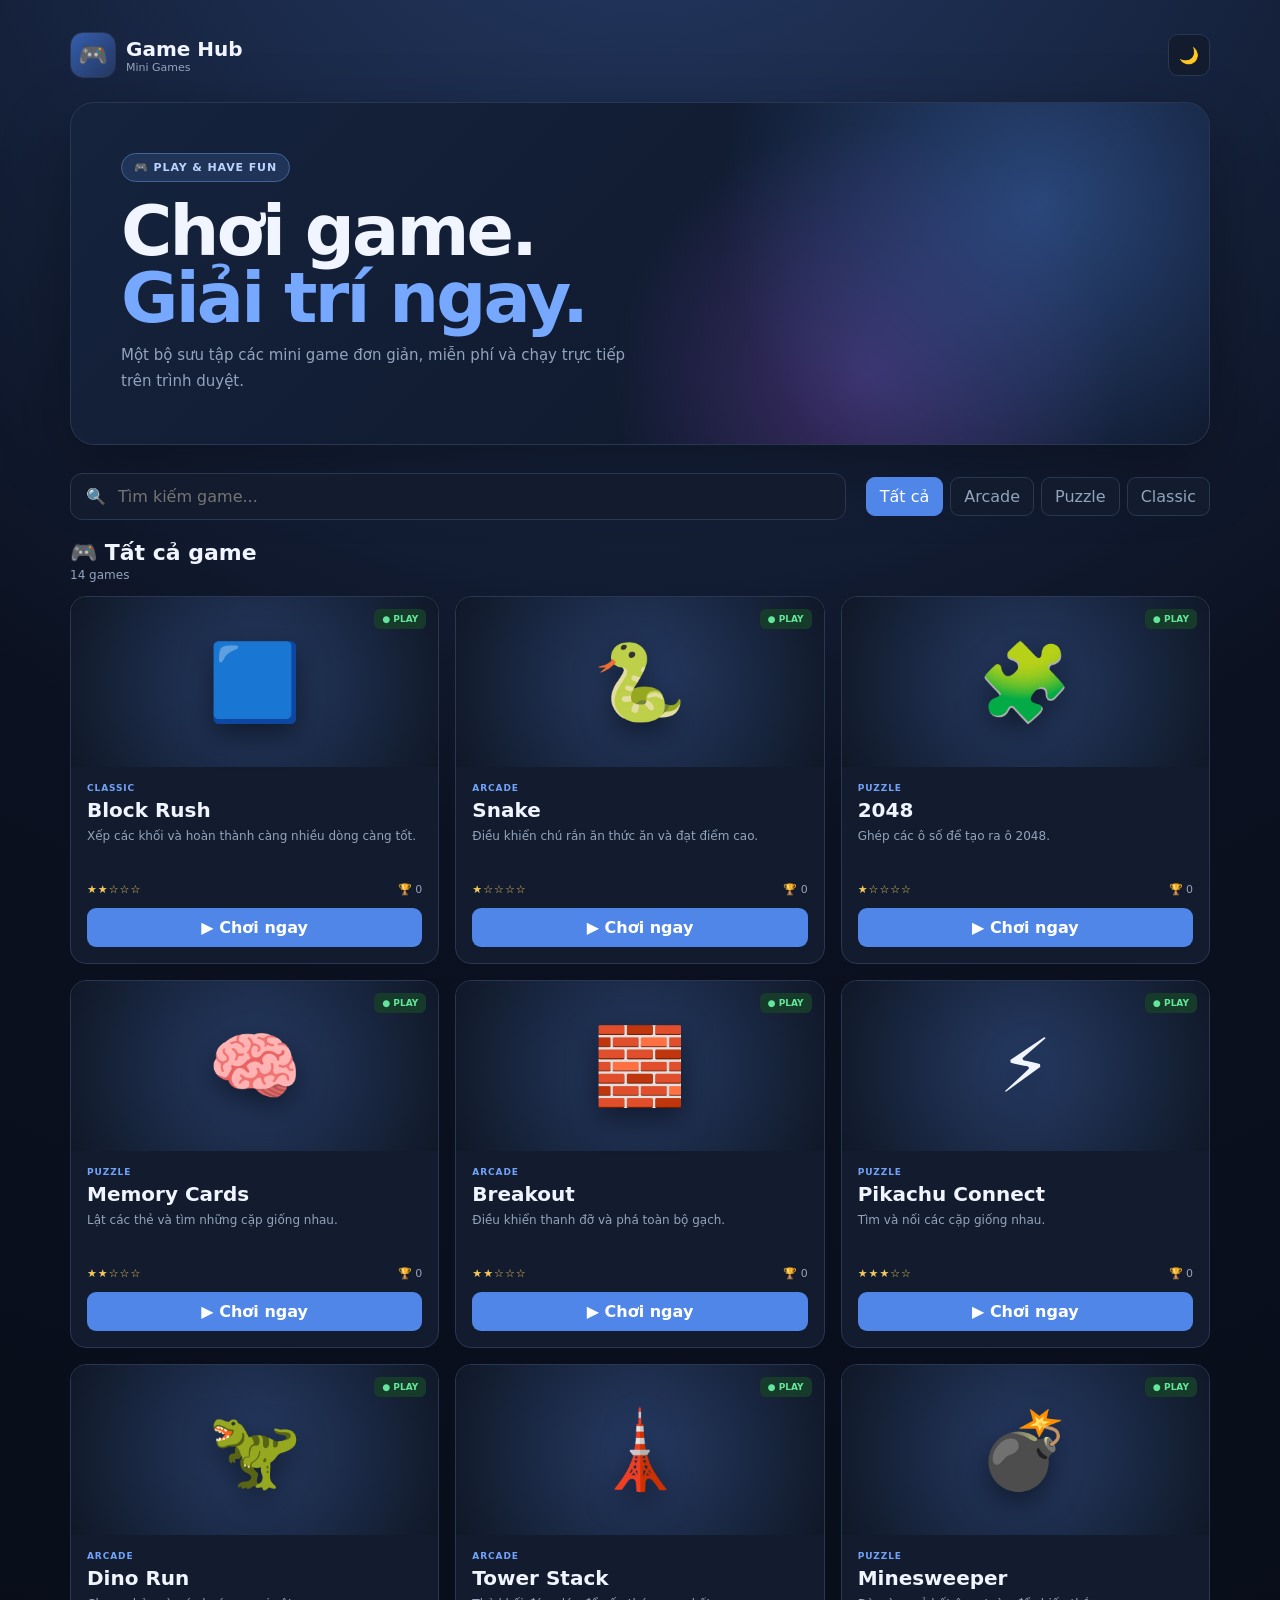
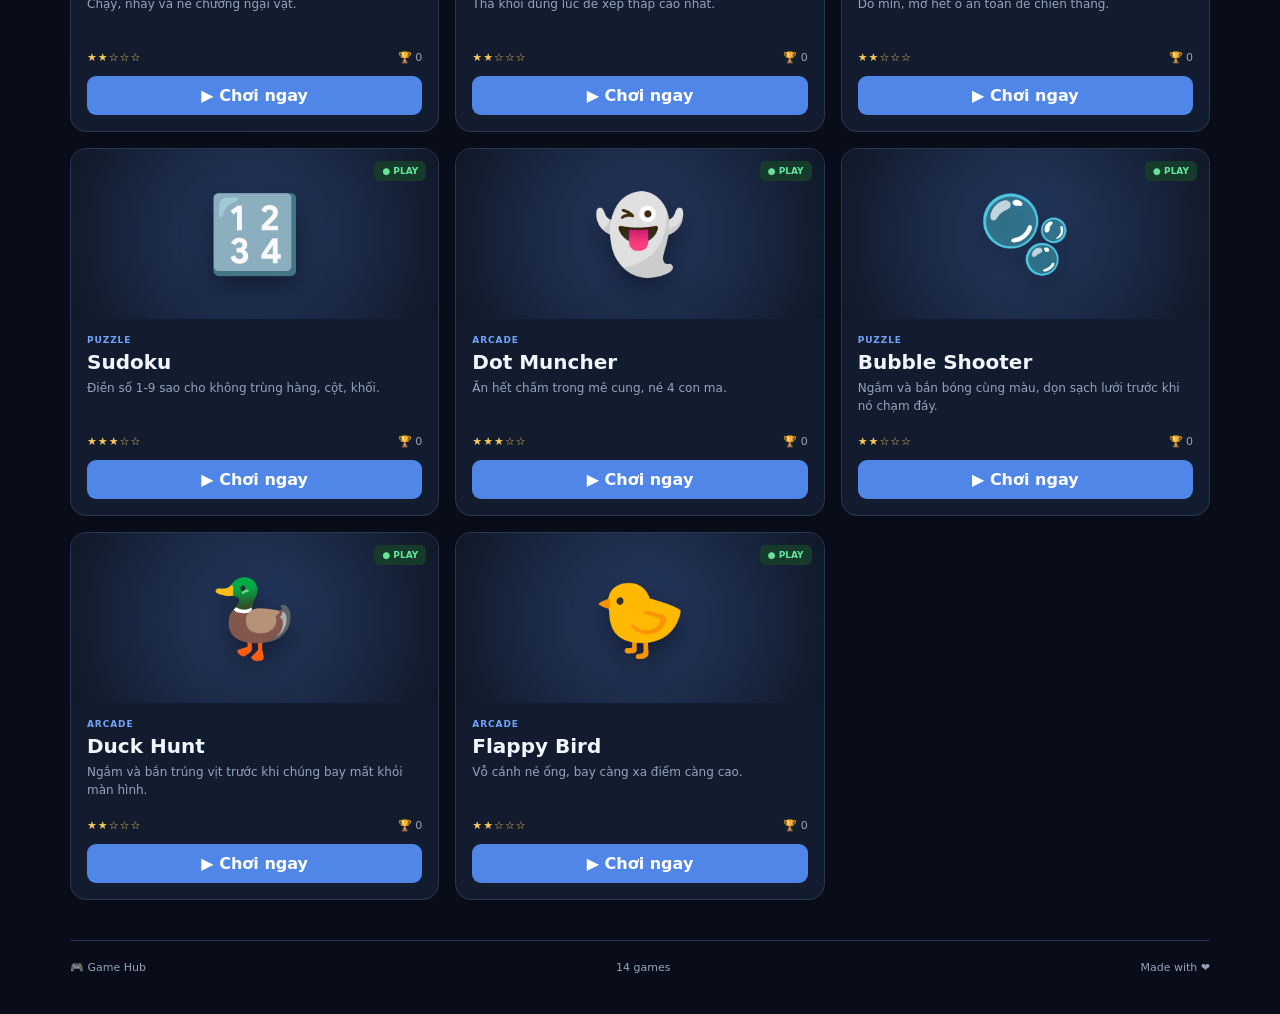
<file: index.html>
<!DOCTYPE html>
<html lang="vi">

<head>

    <meta charset="UTF-8">

    <meta
        name="viewport"
        content="width=device-width, initial-scale=1.0">

    <title>Game Hub</title>

    <link
        rel="stylesheet"
        href="./css/style.css">

</head>

<body>

<div class="app">

    <!-- =========================
         HEADER
    ========================== -->

    <header class="header">

        <div class="logo">

            <div class="logo-icon">
                🎮
            </div>

            <div>

                <div class="logo-title">
                    Game Hub
                </div>

                <div class="logo-subtitle">
                    Mini Games
                </div>

            </div>

        </div>


        <div class="header-actions">

            <button
                id="themeButton"
                class="icon-button"
                title="Đổi giao diện">

                🌙

            </button>

        </div>

    </header>


    <!-- =========================
         HERO
    ========================== -->

    <section class="hero">

        <div class="hero-content">

            <div class="hero-badge">
                🎮 PLAY & HAVE FUN
            </div>

            <h1>
                Chơi game.
                <br>
                <span>Giải trí ngay.</span>
            </h1>

            <p>
                Một bộ sưu tập các mini game
                đơn giản, miễn phí và chạy trực tiếp
                trên trình duyệt.
            </p>

        </div>

    </section>


    <!-- =========================
         SEARCH
    ========================== -->

    <section class="toolbar">

        <div class="search-box">

            <span>
                🔍
            </span>

            <input
                id="searchInput"
                type="text"
                placeholder="Tìm kiếm game...">

        </div>


        <div class="categories">

            <button
                class="category active"
                data-category="all">

                Tất cả

            </button>

            <button
                class="category"
                data-category="arcade">

                Arcade

            </button>

            <button
                class="category"
                data-category="puzzle">

                Puzzle

            </button>

            <button
                class="category"
                data-category="classic">

                Classic

            </button>

        </div>

    </section>


    <!-- =========================
         GAME SECTION
    ========================== -->

    <main>

        <div class="section-header">

            <div>

                <h2>
                    🎮 Tất cả game
                </h2>

                <p id="gameCount">
                    4 games
                </p>

            </div>

        </div>


        <div
            id="gameGrid"
            class="game-grid">

        </div>


        <div
            id="emptyState"
            class="empty-state hidden">

            <div class="empty-icon">
                🔍
            </div>

            <h3>
                Không tìm thấy game
            </h3>

            <p>
                Hãy thử từ khóa khác.
            </p>

        </div>

    </main>


    <!-- =========================
         FOOTER
    ========================== -->

    <footer class="footer">

        <div>
            🎮 Game Hub
        </div>

        <div>
            <span id="totalGames">
                4
            </span>
            games
        </div>

        <div>
            Made with ❤️
        </div>

    </footer>

</div>


<script src="./js/storage.js"></script>

<script src="./js/app.js"></script>

</body>

</html>
</file>
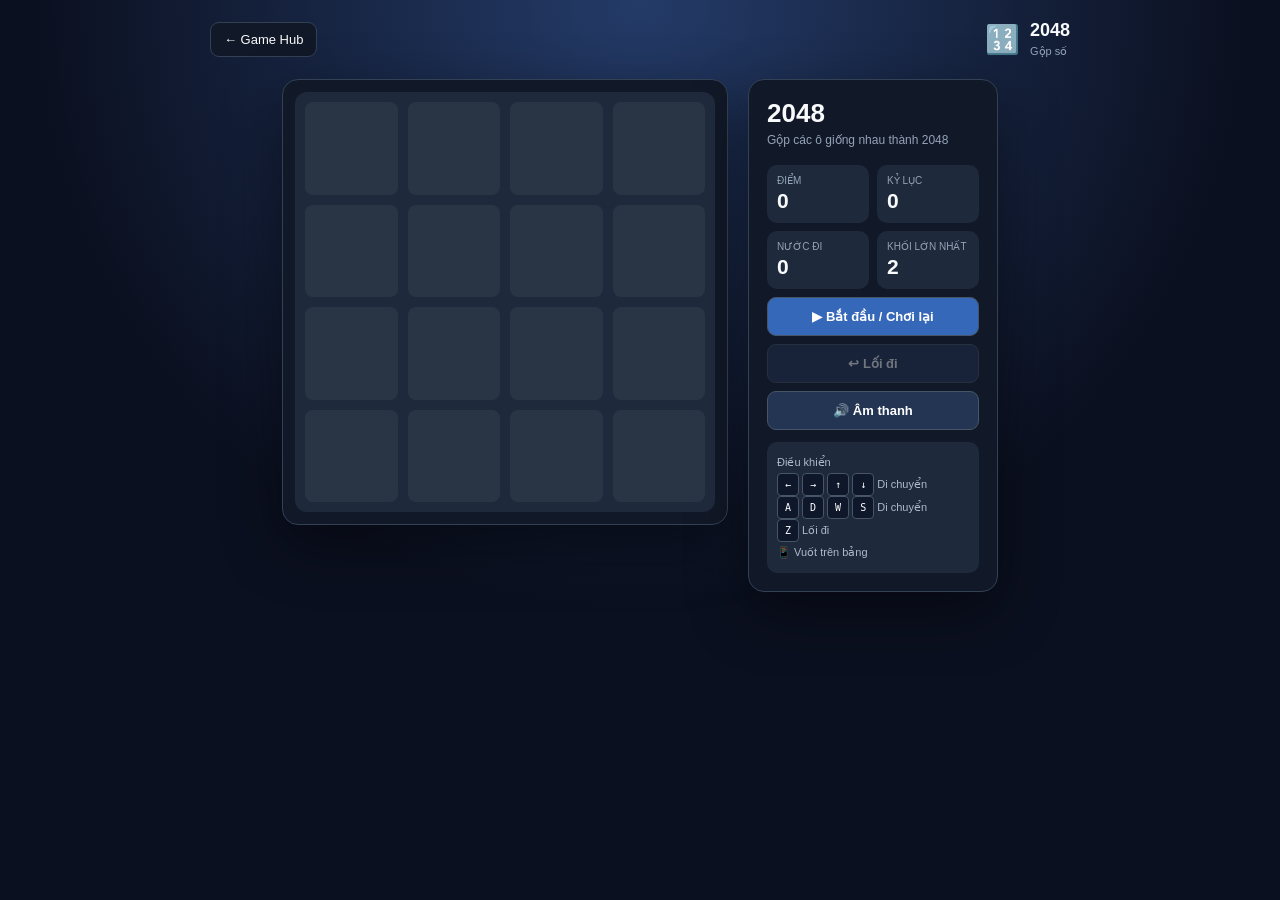
<file: games/2048/index.html>
<!DOCTYPE html>
<html lang="vi">

<head>
    <meta charset="UTF-8">
    <meta name="viewport"
        content="width=device-width, initial-scale=1.0">
    <title>2048 - Game Hub</title>
    <link rel="stylesheet"
        href="./style.css">
</head>

<body>

<div class="page">

    <!-- HEADER -->

    <header class="topbar">

        <a
            href="../../index.html"
            class="back-button">

            ← Game Hub

        </a>

        <div class="title">

            <span>🔢</span>

            <div>
                <strong>2048</strong>
                <small>
                    Gộp số
                </small>
            </div>

        </div>

    </header>


    <!-- GAME -->

    <main class="game-layout">

        <section class="game-board-wrapper">

            <div
                id="board"
                class="board">

                <div
                    id="boardGrid"
                    class="layer">
                </div>

                <div
                    id="tiles"
                    class="layer">
                </div>

            </div>

        </section>


        <!-- SIDEBAR -->

        <aside class="sidebar">

            <div class="game-title">

                <h1>
                    2048
                </h1>

                <p>
                    Gộp các ô giống nhau thành 2048
                </p>

            </div>


            <!-- STATS -->

            <div class="stats">

                <div class="stat">

                    <span>
                        Điểm
                    </span>

                    <strong id="score">
                        0
                    </strong>

                </div>


                <div class="stat">

                    <span>
                        Kỷ lục
                    </span>

                    <strong id="highScore">
                        0
                    </strong>

                </div>


                <div class="stat">

                    <span>
                        Nước đi
                    </span>

                    <strong id="moves">
                        0
                    </strong>

                </div>


                <div class="stat">

                    <span>
                        Khối lớn nhất
                    </span>

                    <strong id="maxTile">
                        2
                    </strong>

                </div>

            </div>


            <!-- BUTTONS -->

            <button
                id="startButton"
                class="primary">

                ▶ Bắt đầu / Chơi lại

            </button>


            <button
                id="undoButton">

                ↩ Lối đi

            </button>


            <button
                id="soundButton">

                🔊 Âm thanh

            </button>


            <!-- CONTROLS -->

            <div class="controls">

                <div class="panel-title">
                    Điều khiển
                </div>

                <div>
                    <kbd>←</kbd>
                    <kbd>→</kbd>
                    <kbd>↑</kbd>
                    <kbd>↓</kbd>
                    Di chuyển
                </div>

                <div>
                    <kbd>A</kbd>
                    <kbd>D</kbd>
                    <kbd>W</kbd>
                    <kbd>S</kbd>
                    Di chuyển
                </div>

                <div>
                    <kbd>Z</kbd>
                    Lối đi
                </div>

                <div>
                    📱 Vuốt trên bảng
                </div>

            </div>


            <!-- MOBILE -->

            <div class="mobile-controls">

                <span
                    class="empty">
                </span>

                <button
                    data-action="up">
                    ↑
                </button>

                <span
                    class="empty">
                </span>

                <button
                    data-action="left">
                    ←
                </button>

                <button
                    data-action="undo">
                    ↩
                </button>

                <button
                    data-action="right">
                    →
                </button>

                <span
                    class="empty">
                </span>

                <button
                    data-action="down">
                    ↓
                </button>

                <span
                    class="empty">
                </span>

            </div>

        </aside>

    </main>

</div>


<!-- GAME OVER / WIN -->

<div
    id="overlay"
    class="overlay">

    <div class="overlay-box">

        <h2 id="overlayTitle">
            Game Over
        </h2>

        <p id="overlayText">
            Điểm của bạn: 0
        </p>

        <button
            id="overlayButton"
            class="primary">

            Chơi lại

        </button>

    </div>

</div>


<script src="../../js/storage.js"></script>

<script src="./game.js"></script>

</body>

</html>
</file>
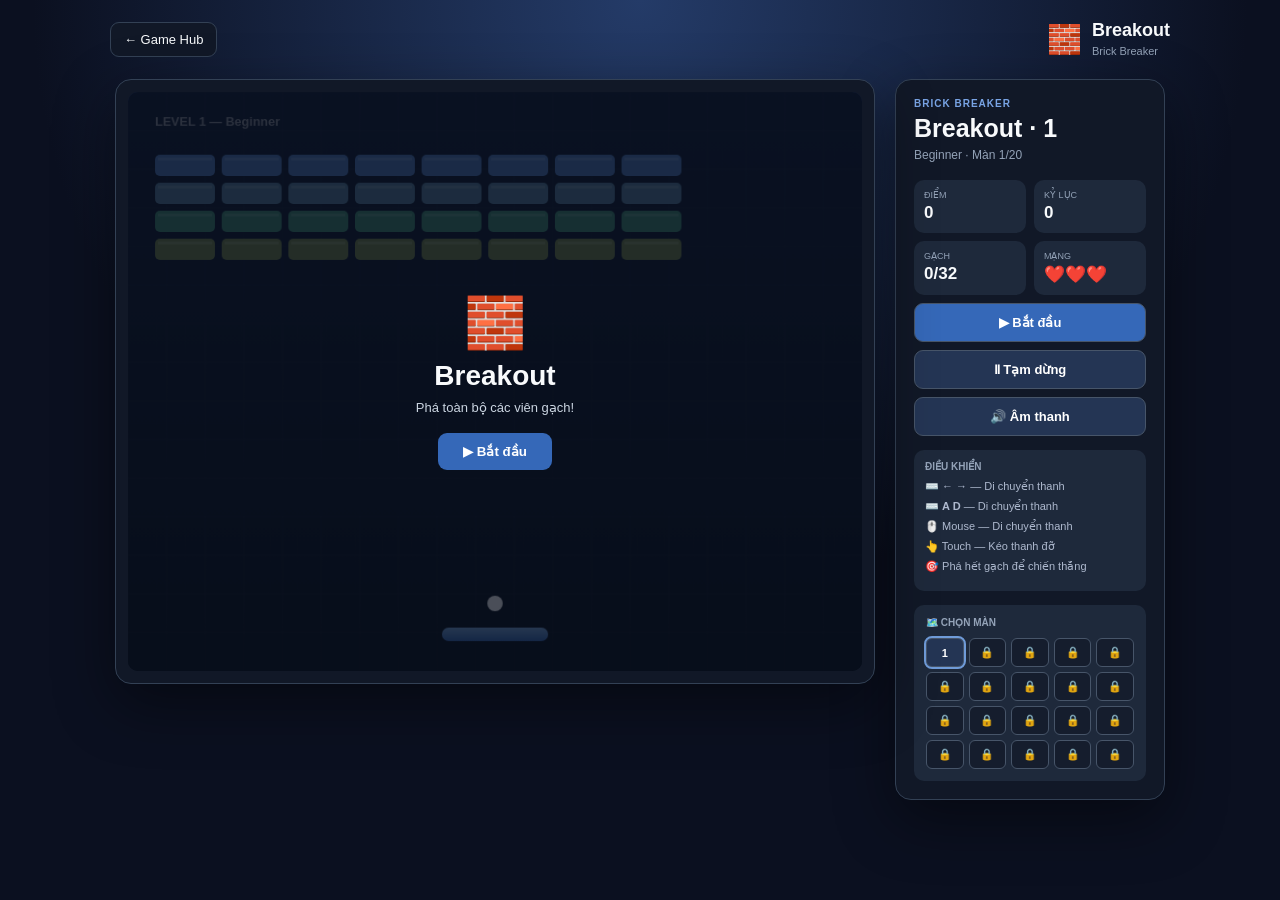
<file: games/breakout/index.html>
<!DOCTYPE html>
<html lang="vi">

<head>

    <meta charset="UTF-8">

    <meta
        name="viewport"
        content="width=device-width, initial-scale=1.0">

    <title>Breakout - Game Hub</title>

    <link
        rel="stylesheet"
        href="./style.css">

</head>

<body>

<div class="page">

    <header class="topbar">

        <a
            href="../../index.html"
            class="back-button">
            ← Game Hub
        </a>

        <div class="title">

            <span>🧱</span>

            <div>

                <strong>Breakout</strong>

                <small>
                    Brick Breaker
                </small>

            </div>

        </div>

    </header>


    <main class="game-layout">

        <section class="game-wrapper">

            <canvas
                id="gameCanvas">
            </canvas>


            <div
                id="gameOverlay"
                class="game-overlay">

                <div>

                    <div
                        id="overlayIcon"
                        class="overlay-icon">
                        🧱
                    </div>

                    <h2 id="overlayTitle">
                        Breakout
                    </h2>

                    <p id="overlayText">
                        Phá toàn bộ các viên gạch!
                    </p>

                    <button
                        id="overlayButton">
                        ▶ Bắt đầu
                    </button>

                </div>

            </div>

        </section>


        <aside class="sidebar">

            <div class="game-title">

                <div class="level-label">
                    BRICK BREAKER
                </div>

                <h1>
                    Breakout
                </h1>

                <p>
                    Phá toàn bộ gạch
                </p>

            </div>


            <div class="stats">

                <div class="stat">

                    <span>
                        Điểm
                    </span>

                    <strong id="score">
                        0
                    </strong>

                </div>


                <div class="stat">

                    <span>
                        Kỷ lục
                    </span>

                    <strong id="highScore">
                        0
                    </strong>

                </div>


                <div class="stat">

                    <span>
                        Gạch
                    </span>

                    <strong id="bricks">
                        0/0
                    </strong>

                </div>


                <div class="stat">

                    <span>
                        Mạng
                    </span>

                    <strong id="lives">
                        ❤️❤️❤️
                    </strong>

                </div>

            </div>


            <button
                id="startButton"
                class="primary">

                ▶ Bắt đầu

            </button>


            <button
                id="pauseButton">

                Ⅱ Tạm dừng

            </button>


            <button
                id="soundButton">

                🔊 Âm thanh

            </button>


            <div class="controls">

                <div class="panel-title">
                    Điều khiển
                </div>

                <p>
                    ⌨️ <b>← →</b> — Di chuyển thanh
                </p>

                <p>
                    ⌨️ <b>A D</b> — Di chuyển thanh
                </p>

                <p>
                    🖱️ Mouse — Di chuyển thanh
                </p>

                <p>
                    👆 Touch — Kéo thanh đỡ
                </p>

                <p>
                    🎯 Phá hết gạch để chiến thắng
                </p>

            </div>

        </aside>

    </main>

</div>


<script src="../../js/storage.js"></script>

<script src="./game.js"></script>

</body>

</html>
</file>
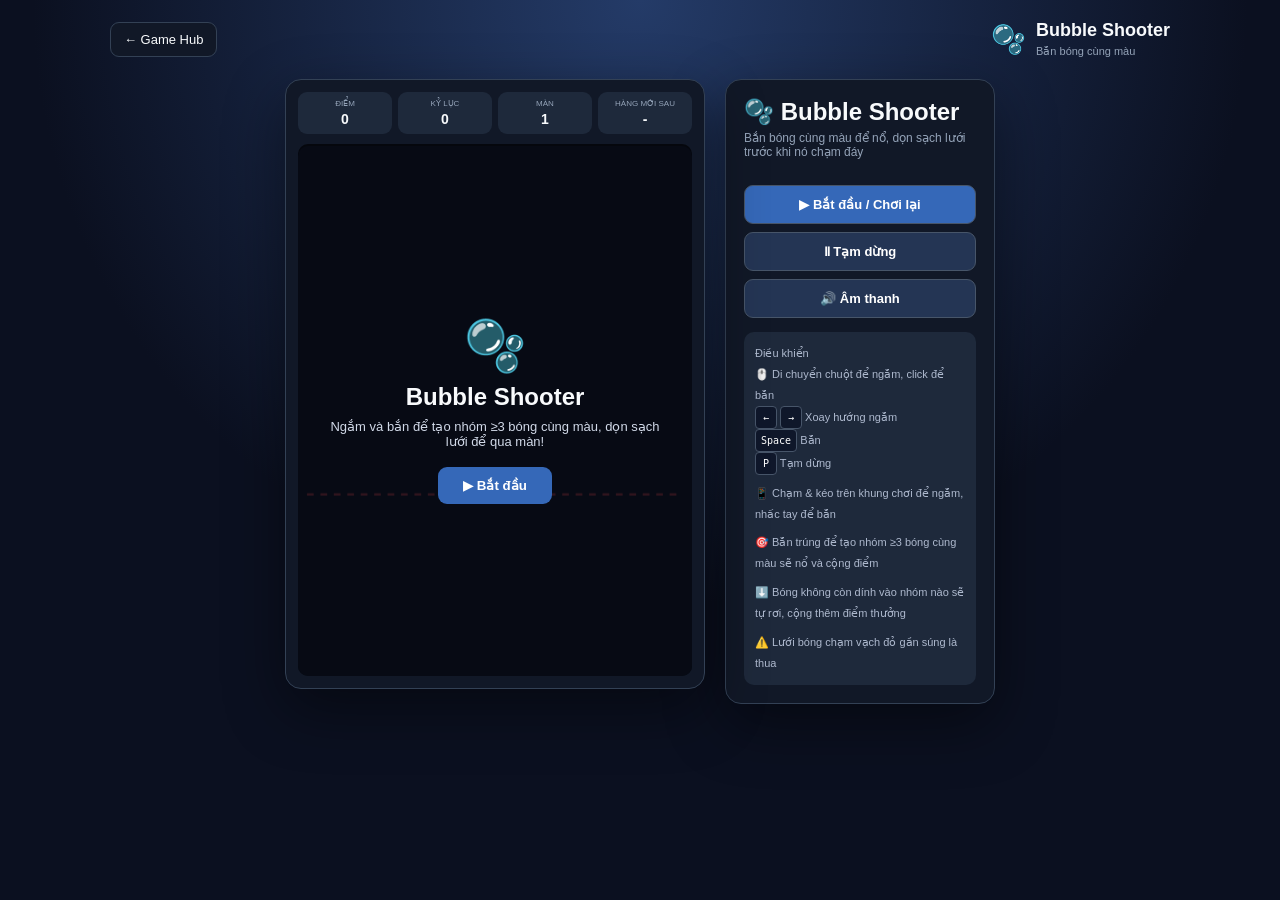
<file: games/bubble-shooter/index.html>
<!DOCTYPE html>
<html lang="vi">

<head>

    <meta charset="UTF-8">

    <meta
        name="viewport"
        content="width=device-width, initial-scale=1.0">

    <title>Bubble Shooter - Game Hub</title>

    <link
        rel="stylesheet"
        href="./style.css">

</head>

<body>

<div class="page">

    <header class="topbar">

        <a
            href="../../index.html"
            class="back-button">
            ← Game Hub
        </a>

        <div class="title">

            <span>🫧</span>

            <div>

                <strong>Bubble Shooter</strong>

                <small>
                    Bắn bóng cùng màu
                </small>

            </div>

        </div>

    </header>


    <main class="game-layout">

        <section class="game-wrapper">

            <div class="hud">

                <div class="hud-stat">
                    <span>Điểm</span>
                    <strong id="score">0</strong>
                </div>

                <div class="hud-stat">
                    <span>Kỷ lục</span>
                    <strong id="highScore">0</strong>
                </div>

                <div class="hud-stat">
                    <span>Màn</span>
                    <strong id="level">1</strong>
                </div>

                <div class="hud-stat">
                    <span>Hàng mới sau</span>
                    <strong id="shotsLeft">-</strong>
                </div>

            </div>


            <canvas id="gameCanvas"></canvas>

            <div
                id="gameOverlay"
                class="game-overlay">

                <div>

                    <div
                        id="overlayIcon"
                        class="overlay-icon">
                        🫧
                    </div>

                    <h2 id="overlayTitle">
                        Bubble Shooter
                    </h2>

                    <p id="overlayText">
                        Ngắm và bắn để tạo nhóm ≥3 bóng cùng màu, dọn sạch lưới để qua màn!
                    </p>

                    <button
                        id="overlayButton">
                        ▶ Bắt đầu
                    </button>

                </div>

            </div>

        </section>


        <aside class="sidebar">

            <div class="game-title">

                <h1>🫧 Bubble Shooter</h1>

                <p>
                    Bắn bóng cùng màu để nổ, dọn sạch lưới trước khi nó chạm đáy
                </p>

            </div>


            <button
                id="startButton"
                class="primary">
                ▶ Bắt đầu / Chơi lại
            </button>


            <button
                id="pauseButton">
                Ⅱ Tạm dừng
            </button>


            <button
                id="soundButton">
                🔊 Âm thanh
            </button>


            <div class="controls">

                <div class="panel-title">
                    Điều khiển
                </div>

                <div>
                    🖱️ Di chuyển chuột để ngắm, click để bắn
                </div>

                <div>
                    <kbd>←</kbd>
                    <kbd>→</kbd>
                    Xoay hướng ngắm
                </div>

                <div>
                    <kbd>Space</kbd>
                    Bắn
                </div>

                <div>
                    <kbd>P</kbd>
                    Tạm dừng
                </div>

                <p>
                    📱 Chạm & kéo trên khung chơi để ngắm, nhấc tay để bắn
                </p>

                <p>
                    🎯 Bắn trúng để tạo nhóm ≥3 bóng cùng màu sẽ nổ và cộng điểm
                </p>

                <p>
                    ⬇️ Bóng không còn dính vào nhóm nào sẽ tự rơi, cộng thêm điểm thưởng
                </p>

                <p>
                    ⚠️ Lưới bóng chạm vạch đỏ gần súng là thua
                </p>

            </div>

        </aside>

    </main>

</div>


<script src="../../js/storage.js"></script>

<script src="./game.js"></script>

</body>

</html>
</file>
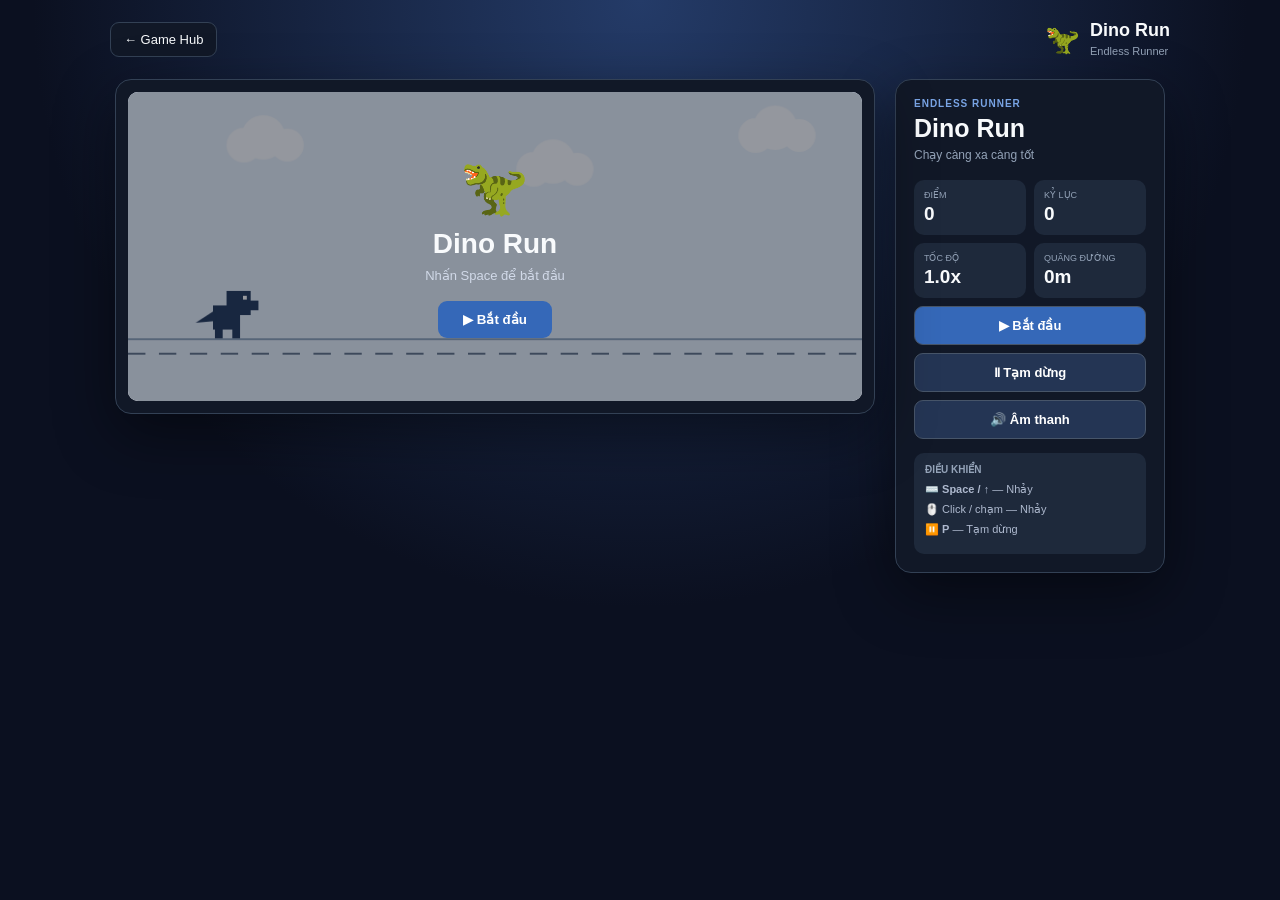
<file: games/dino/index.html>
<!DOCTYPE html>
<html lang="vi">

<head>

    <meta charset="UTF-8">

    <meta
        name="viewport"
        content="width=device-width, initial-scale=1.0">

    <title>Dino Run - Game Hub</title>

    <link
        rel="stylesheet"
        href="./style.css">

</head>

<body>

<div class="page">

    <header class="topbar">

        <a
            href="../../index.html"
            class="back-button">
            ← Game Hub
        </a>

        <div class="title">

            <span>🦖</span>

            <div>

                <strong>Dino Run</strong>

                <small>
                    Endless Runner
                </small>

            </div>

        </div>

    </header>


    <main class="game-layout">

        <section class="game-wrapper">

            <canvas
                id="gameCanvas">
            </canvas>

            <div
                id="gameOverlay"
                class="game-overlay">

                <div>

                    <div
                        id="overlayIcon"
                        class="overlay-icon">
                        🦖
                    </div>

                    <h2 id="overlayTitle">
                        Dino Run
                    </h2>

                    <p id="overlayText">
                        Nhấn Space để bắt đầu
                    </p>

                    <button
                        id="overlayButton">
                        ▶ Bắt đầu
                    </button>

                </div>

            </div>

        </section>


        <aside class="sidebar">

            <div class="game-title">

                <div class="level-label">
                    ENDLESS RUNNER
                </div>

                <h1>
                    Dino Run
                </h1>

                <p>
                    Chạy càng xa càng tốt
                </p>

            </div>


            <div class="stats">

                <div class="stat">

                    <span>
                        Điểm
                    </span>

                    <strong id="score">
                        0
                    </strong>

                </div>


                <div class="stat">

                    <span>
                        Kỷ lục
                    </span>

                    <strong id="highScore">
                        0
                    </strong>

                </div>


                <div class="stat">

                    <span>
                        Tốc độ
                    </span>

                    <strong id="speed">
                        1.0x
                    </strong>

                </div>


                <div class="stat">

                    <span>
                        Quãng đường
                    </span>

                    <strong id="distance">
                        0m
                    </strong>

                </div>

            </div>


            <button
                id="startButton"
                class="primary">

                ▶ Bắt đầu

            </button>


            <button
                id="pauseButton">

                Ⅱ Tạm dừng

            </button>


            <button
                id="soundButton">

                🔊 Âm thanh

            </button>


            <div class="controls">

                <div class="panel-title">
                    Điều khiển
                </div>

                <p>
                    ⌨️ <b>Space / ↑</b> — Nhảy
                </p>

                <p>
                    🖱️ Click / chạm — Nhảy
                </p>

                <p>
                    ⏸️ <b>P</b> — Tạm dừng
                </p>

            </div>

        </aside>

    </main>

</div>


<script src="../../js/storage.js"></script>

<script src="./game.js"></script>

</body>

</html>
</file>
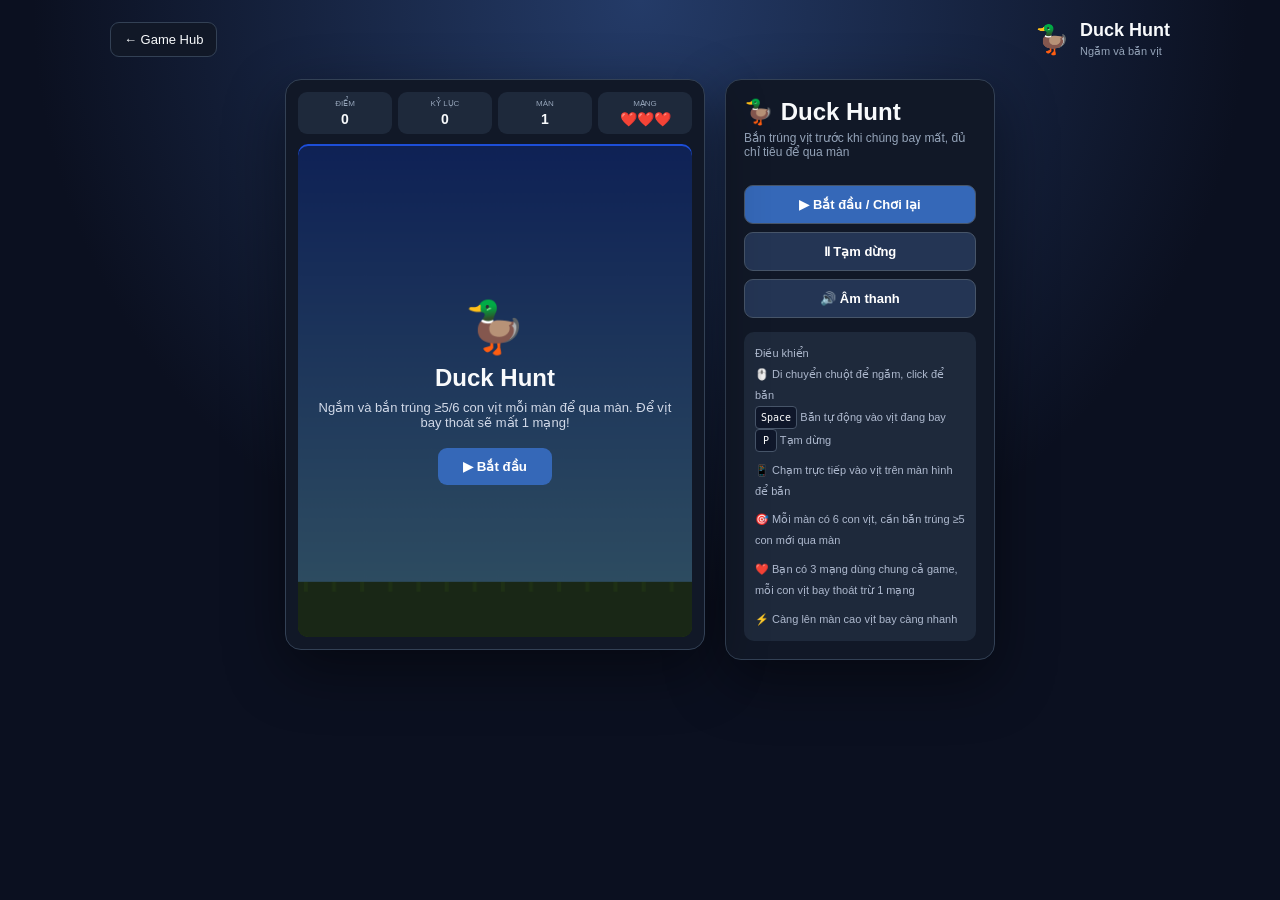
<file: games/duck-hunt/index.html>
<!DOCTYPE html>
<html lang="vi">

<head>

    <meta charset="UTF-8">

    <meta
        name="viewport"
        content="width=device-width, initial-scale=1.0">

    <title>Duck Hunt - Game Hub</title>

    <link
        rel="stylesheet"
        href="./style.css">

</head>

<body>

<div class="page">

    <header class="topbar">

        <a
            href="../../index.html"
            class="back-button">
            ← Game Hub
        </a>

        <div class="title">

            <span>🦆</span>

            <div>

                <strong>Duck Hunt</strong>

                <small>
                    Ngắm và bắn vịt
                </small>

            </div>

        </div>

    </header>


    <main class="game-layout">

        <section class="game-wrapper">

            <div class="hud">

                <div class="hud-stat">
                    <span>Điểm</span>
                    <strong id="score">0</strong>
                </div>

                <div class="hud-stat">
                    <span>Kỷ lục</span>
                    <strong id="highScore">0</strong>
                </div>

                <div class="hud-stat">
                    <span>Màn</span>
                    <strong id="level">1</strong>
                </div>

                <div class="hud-stat">
                    <span>Mạng</span>
                    <strong id="lives">❤️❤️❤️</strong>
                </div>

            </div>


            <canvas id="gameCanvas"></canvas>

            <div
                id="gameOverlay"
                class="game-overlay">

                <div>

                    <div
                        id="overlayIcon"
                        class="overlay-icon">
                        🦆
                    </div>

                    <h2 id="overlayTitle">
                        Duck Hunt
                    </h2>

                    <p id="overlayText">
                        Ngắm và bắn trúng ≥5/6 con vịt mỗi màn để qua màn. Để vịt bay thoát sẽ mất 1 mạng!
                    </p>

                    <button
                        id="overlayButton">
                        ▶ Bắt đầu
                    </button>

                </div>

            </div>

        </section>


        <aside class="sidebar">

            <div class="game-title">

                <h1>🦆 Duck Hunt</h1>

                <p>
                    Bắn trúng vịt trước khi chúng bay mất, đủ chỉ tiêu để qua màn
                </p>

            </div>


            <button
                id="startButton"
                class="primary">
                ▶ Bắt đầu / Chơi lại
            </button>


            <button
                id="pauseButton">
                Ⅱ Tạm dừng
            </button>


            <button
                id="soundButton">
                🔊 Âm thanh
            </button>


            <div class="controls">

                <div class="panel-title">
                    Điều khiển
                </div>

                <div>
                    🖱️ Di chuyển chuột để ngắm, click để bắn
                </div>

                <div>
                    <kbd>Space</kbd>
                    Bắn tự động vào vịt đang bay
                </div>

                <div>
                    <kbd>P</kbd>
                    Tạm dừng
                </div>

                <p>
                    📱 Chạm trực tiếp vào vịt trên màn hình để bắn
                </p>

                <p>
                    🎯 Mỗi màn có 6 con vịt, cần bắn trúng ≥5 con mới qua màn
                </p>

                <p>
                    ❤️ Bạn có 3 mạng dùng chung cả game, mỗi con vịt bay thoát trừ 1 mạng
                </p>

                <p>
                    ⚡ Càng lên màn cao vịt bay càng nhanh
                </p>

            </div>

        </aside>

    </main>

</div>


<script src="../../js/storage.js"></script>

<script src="./game.js"></script>

</body>

</html>
</file>
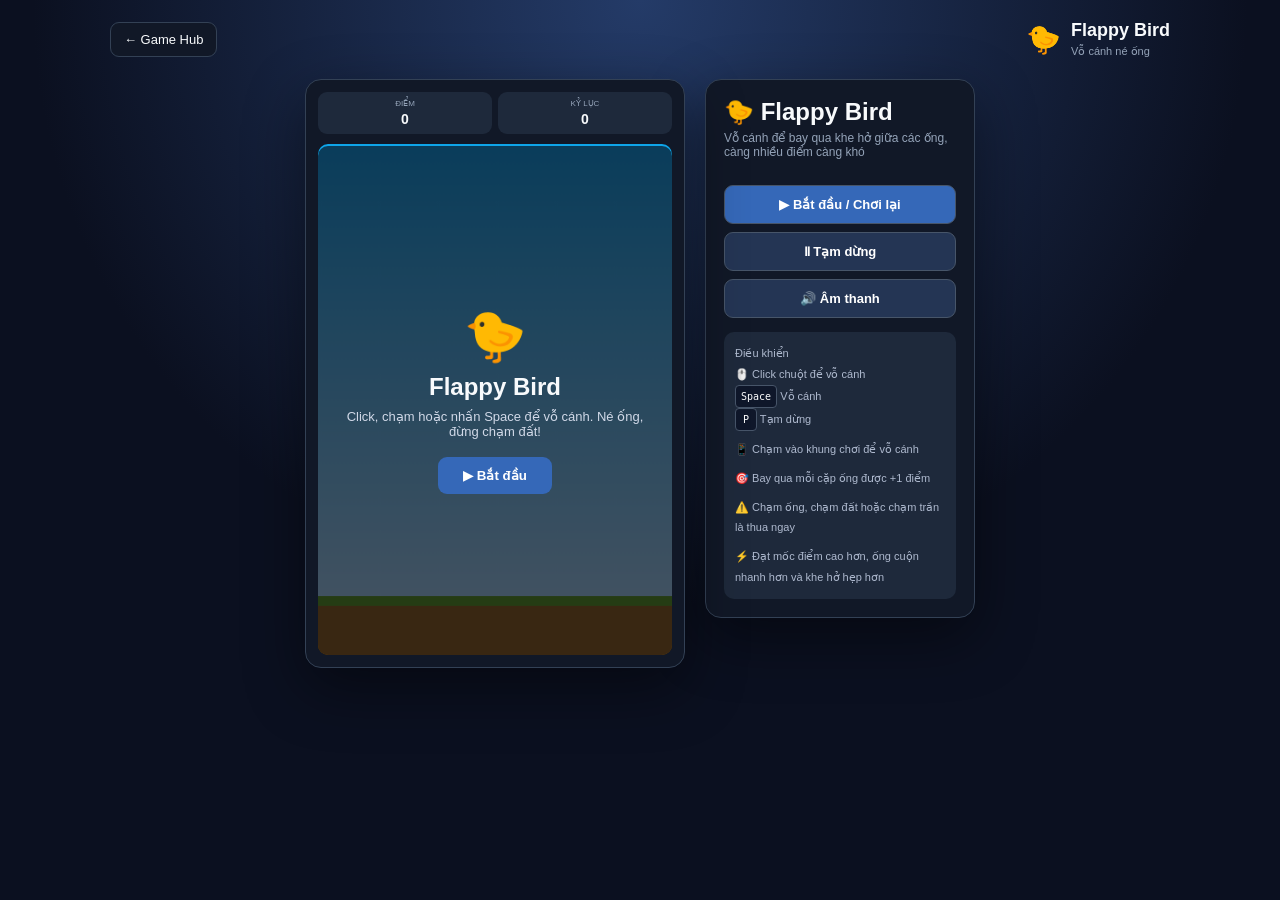
<file: games/flappy-bird/index.html>
<!DOCTYPE html>
<html lang="vi">

<head>

    <meta charset="UTF-8">

    <meta
        name="viewport"
        content="width=device-width, initial-scale=1.0">

    <title>Flappy Bird - Game Hub</title>

    <link
        rel="stylesheet"
        href="./style.css">

</head>

<body>

<div class="page">

    <header class="topbar">

        <a
            href="../../index.html"
            class="back-button">
            ← Game Hub
        </a>

        <div class="title">

            <span>🐤</span>

            <div>

                <strong>Flappy Bird</strong>

                <small>
                    Vỗ cánh né ống
                </small>

            </div>

        </div>

    </header>


    <main class="game-layout">

        <section class="game-wrapper">

            <div class="hud">

                <div class="hud-stat">
                    <span>Điểm</span>
                    <strong id="score">0</strong>
                </div>

                <div class="hud-stat">
                    <span>Kỷ lục</span>
                    <strong id="highScore">0</strong>
                </div>

            </div>


            <canvas id="gameCanvas"></canvas>

            <div
                id="gameOverlay"
                class="game-overlay">

                <div>

                    <div
                        id="overlayIcon"
                        class="overlay-icon">
                        🐤
                    </div>

                    <h2 id="overlayTitle">
                        Flappy Bird
                    </h2>

                    <p id="overlayText">
                        Click, chạm hoặc nhấn Space để vỗ cánh. Né ống, đừng chạm đất!
                    </p>

                    <button
                        id="overlayButton">
                        ▶ Bắt đầu
                    </button>

                </div>

            </div>

        </section>


        <aside class="sidebar">

            <div class="game-title">

                <h1>🐤 Flappy Bird</h1>

                <p>
                    Vỗ cánh để bay qua khe hở giữa các ống, càng nhiều điểm càng khó
                </p>

            </div>


            <button
                id="startButton"
                class="primary">
                ▶ Bắt đầu / Chơi lại
            </button>


            <button
                id="pauseButton">
                Ⅱ Tạm dừng
            </button>


            <button
                id="soundButton">
                🔊 Âm thanh
            </button>


            <div class="controls">

                <div class="panel-title">
                    Điều khiển
                </div>

                <div>
                    🖱️ Click chuột để vỗ cánh
                </div>

                <div>
                    <kbd>Space</kbd>
                    Vỗ cánh
                </div>

                <div>
                    <kbd>P</kbd>
                    Tạm dừng
                </div>

                <p>
                    📱 Chạm vào khung chơi để vỗ cánh
                </p>

                <p>
                    🎯 Bay qua mỗi cặp ống được +1 điểm
                </p>

                <p>
                    ⚠️ Chạm ống, chạm đất hoặc chạm trần là thua ngay
                </p>

                <p>
                    ⚡ Đạt mốc điểm cao hơn, ống cuộn nhanh hơn và khe hở hẹp hơn
                </p>

            </div>

        </aside>

    </main>

</div>


<script src="../../js/storage.js"></script>

<script src="./game.js"></script>

</body>

</html>
</file>
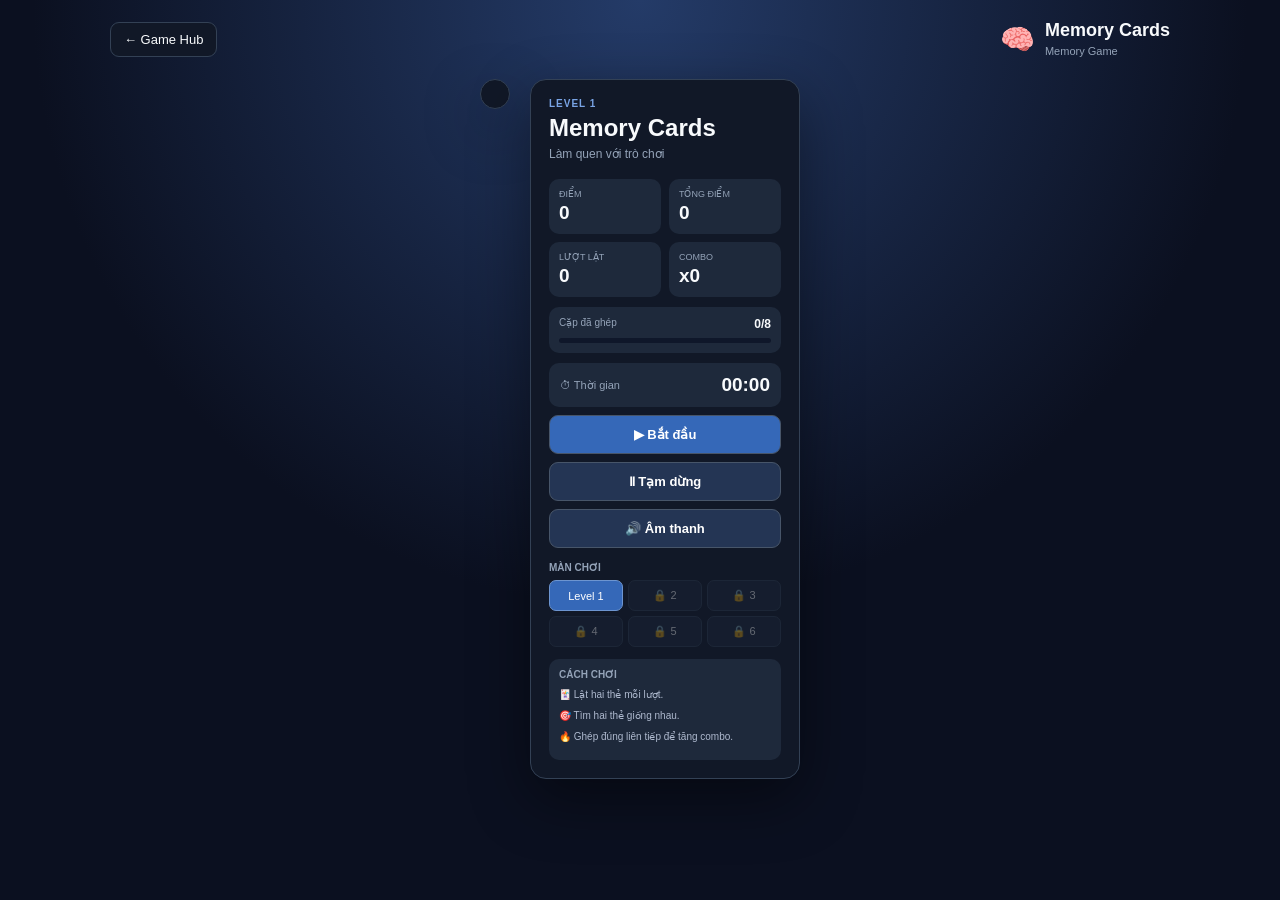
<file: games/memory/index.html>
<!DOCTYPE html>
<html lang="vi">

<head>

    <meta charset="UTF-8">

    <meta
        name="viewport"
        content="width=device-width, initial-scale=1.0">

    <title>Memory Cards - Game Hub</title>

    <link
        rel="stylesheet"
        href="./style.css">

</head>

<body>

<div class="page">

    <header class="topbar">

        <a
            href="../../index.html"
            class="back-button">
            ← Game Hub
        </a>

        <div class="title">

            <span>🧠</span>

            <div>

                <strong>Memory Cards</strong>

                <small>
                    Memory Game
                </small>

            </div>

        </div>

    </header>


    <main class="game-layout">

        <section class="game-board-wrapper">

            <div
                id="gameBoard"
                class="memory-board">
            </div>

        </section>


        <aside class="sidebar">

            <div class="game-title">

                <div class="level-label">
                    LEVEL <span id="level">1</span>
                </div>

                <h1>
                    Memory Cards
                </h1>

                <p id="levelDescription">
                    Làm quen với trò chơi
                </p>

            </div>


            <div class="stats">

                <div class="stat">

                    <span>
                        Điểm
                    </span>

                    <strong id="score">
                        0
                    </strong>

                </div>


                <div class="stat">

                    <span>
                        Tổng điểm
                    </span>

                    <strong id="totalScore">
                        0
                    </strong>

                </div>


                <div class="stat">

                    <span>
                        Lượt lật
                    </span>

                    <strong id="moves">
                        0
                    </strong>

                </div>


                <div class="stat">

                    <span>
                        Combo
                    </span>

                    <strong id="combo">
                        x0
                    </strong>

                </div>

            </div>


            <div class="progress-panel">

                <div>

                    <span>
                        Cặp đã ghép
                    </span>

                    <strong id="pairs">
                        0/8
                    </strong>

                </div>

                <div class="progress-bar">

                    <div
                        id="progress"
                        class="progress">
                    </div>

                </div>

            </div>


            <div class="timer-panel">

                <span>
                    ⏱ Thời gian
                </span>

                <strong id="timer">
                    --:--
                </strong>

            </div>


            <button
                id="startButton"
                class="primary">

                ▶ Bắt đầu

            </button>


            <button
                id="pauseButton">

                Ⅱ Tạm dừng

            </button>


            <button
                id="soundButton">

                🔊 Âm thanh

            </button>


            <div class="levels">

                <div class="panel-title">
                    Màn chơi
                </div>

                <div
                    id="levelList"
                    class="level-list">
                </div>

            </div>


            <div class="controls">

                <div class="panel-title">
                    Cách chơi
                </div>

                <p>
                    🃏 Lật hai thẻ mỗi lượt.
                </p>

                <p>
                    🎯 Tìm hai thẻ giống nhau.
                </p>

                <p>
                    🔥 Ghép đúng liên tiếp để tăng combo.
                </p>

            </div>

        </aside>

    </main>

</div>


<div
    id="overlay"
    class="overlay">

    <div class="overlay-box">

        <div
            id="overlayIcon"
            class="overlay-icon">
            🧠
        </div>

        <div
            id="overlayLevel"
            class="overlay-level">
            LEVEL 1
        </div>

        <h2 id="overlayTitle">
            Sẵn sàng?
        </h2>

        <p id="overlayText">
            Tìm tất cả các cặp thẻ.
        </p>


        <div
            id="resultStats"
            class="result-stats">
        </div>


        <div class="overlay-buttons">

            <button
                id="overlayButton"
                class="primary">
                Bắt đầu
            </button>

            <button
                id="nextLevelButton">
                Level tiếp theo →
            </button>

        </div>

    </div>

</div>


<script src="../../js/storage.js"></script>

<script src="./game.js"></script>

</body>

</html>
</file>
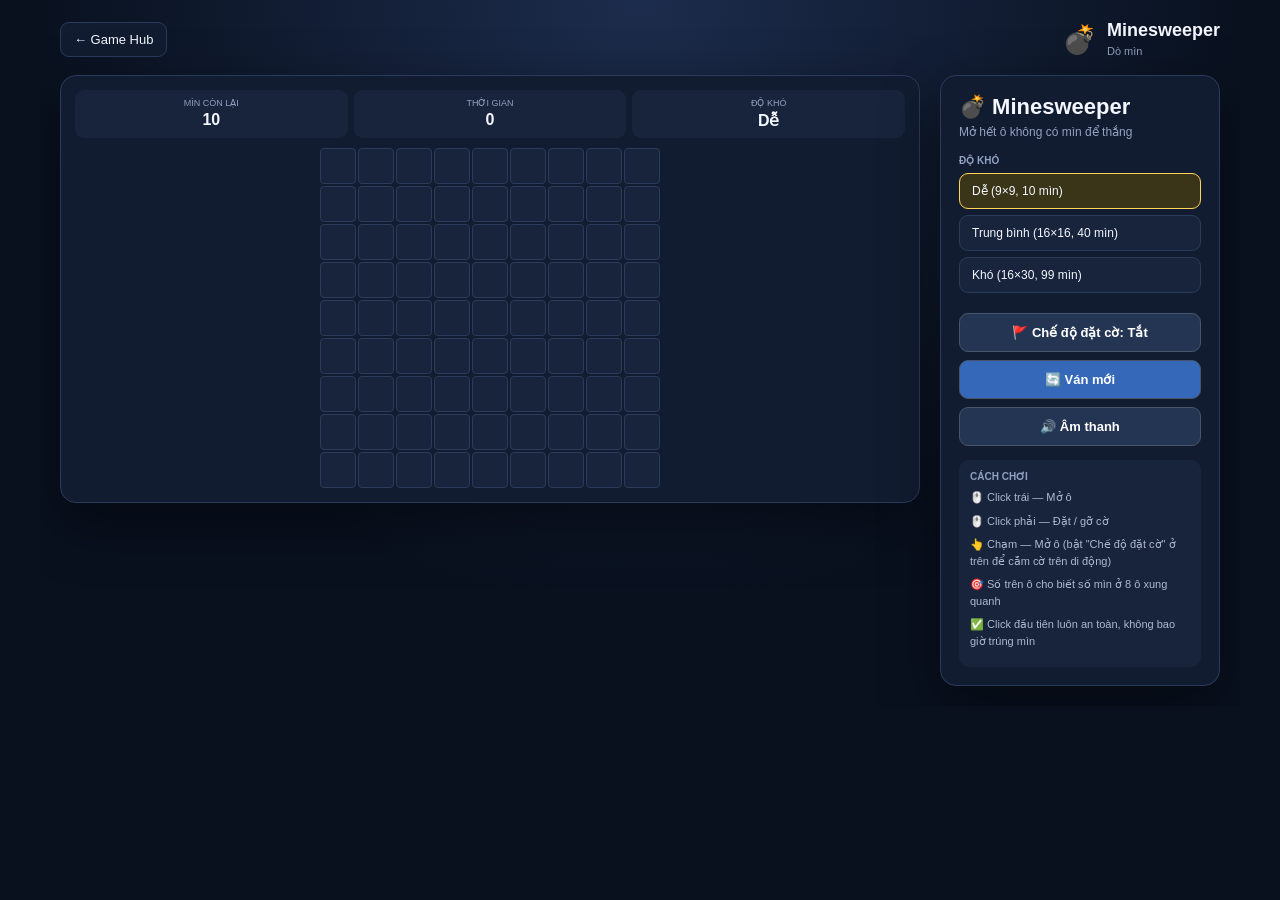
<file: games/minesweeper/index.html>
<!DOCTYPE html>
<html lang="vi">

<head>

    <meta charset="UTF-8">

    <meta
        name="viewport"
        content="width=device-width, initial-scale=1.0">

    <title>Minesweeper - Game Hub</title>

    <link
        rel="stylesheet"
        href="./style.css">

</head>

<body>

<div class="page">

    <header class="topbar">

        <a
            href="../../index.html"
            class="back-button">
            ← Game Hub
        </a>

        <div class="title">

            <span>💣</span>

            <div>

                <strong>Minesweeper</strong>

                <small>
                    Dò mìn
                </small>

            </div>

        </div>

    </header>


    <main class="game-layout">

        <section class="game-board-wrapper">

            <div class="hud">

                <div class="hud-stat">
                    <span>Mìn còn lại</span>
                    <strong id="mineCount">10</strong>
                </div>

                <div class="hud-stat">
                    <span>Thời gian</span>
                    <strong id="timer">0</strong>
                </div>

                <div class="hud-stat">
                    <span>Độ khó</span>
                    <strong id="hudDifficulty">Dễ</strong>
                </div>

            </div>


            <div id="boardScroll" class="board-scroll">

                <div id="board" class="board"></div>

            </div>

        </section>


        <aside class="sidebar">

            <div class="game-title">

                <h1>💣 Minesweeper</h1>

                <p>
                    Mở hết ô không có mìn để thắng
                </p>

            </div>


            <div class="panel-title">
                Độ khó
            </div>

            <div
                id="difficultyList"
                class="difficulty-list">
            </div>


            <button
                id="flagModeButton"
                class="secondary-btn">
                🚩 Chế độ đặt cờ: Tắt
            </button>


            <button
                id="restartButton"
                class="primary">
                🔄 Ván mới
            </button>


            <button
                id="soundButton">
                🔊 Âm thanh
            </button>


            <div class="controls">

                <div class="panel-title">
                    Cách chơi
                </div>

                <p>
                    🖱️ Click trái — Mở ô
                </p>

                <p>
                    🖱️ Click phải — Đặt / gỡ cờ
                </p>

                <p>
                    👆 Chạm — Mở ô (bật "Chế độ đặt cờ" ở trên để cắm cờ trên di động)
                </p>

                <p>
                    🎯 Số trên ô cho biết số mìn ở 8 ô xung quanh
                </p>

                <p>
                    ✅ Click đầu tiên luôn an toàn, không bao giờ trúng mìn
                </p>

            </div>

        </aside>

    </main>

</div>


<div id="overlay" class="overlay">

    <div class="overlay-box">

        <div id="overlayIcon" class="overlay-icon">💣</div>

        <h2 id="overlayTitle">Minesweeper</h2>

        <p id="overlayText">Chọn độ khó và mở ô đầu tiên để bắt đầu</p>

        <div id="overlayStats" class="overlay-stats"></div>

        <div class="overlay-buttons">
            <button id="overlayButton" class="primary">Bắt đầu</button>
        </div>

    </div>

</div>


<script src="../../js/storage.js"></script>

<script src="./game.js"></script>

</body>

</html>
</file>
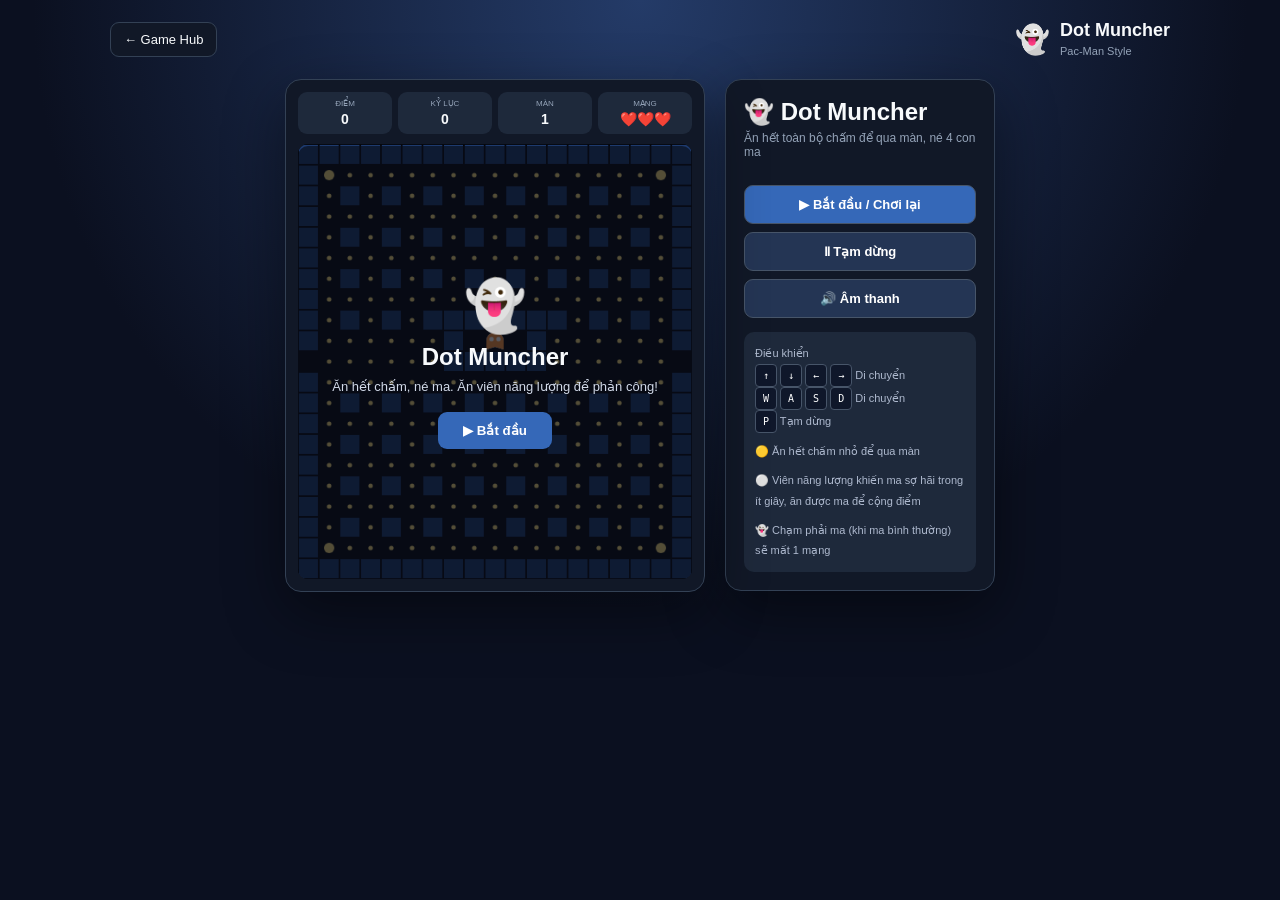
<file: games/pacman/index.html>
<!DOCTYPE html>
<html lang="vi">

<head>

    <meta charset="UTF-8">

    <meta
        name="viewport"
        content="width=device-width, initial-scale=1.0">

    <title>Dot Muncher - Game Hub</title>

    <link
        rel="stylesheet"
        href="./style.css">

</head>

<body>

<div class="page">

    <header class="topbar">

        <a
            href="../../index.html"
            class="back-button">
            ← Game Hub
        </a>

        <div class="title">

            <span>👻</span>

            <div>

                <strong>Dot Muncher</strong>

                <small>
                    Pac-Man Style
                </small>

            </div>

        </div>

    </header>


    <main class="game-layout">

        <section class="game-wrapper">

            <div class="hud">

                <div class="hud-stat">
                    <span>Điểm</span>
                    <strong id="score">0</strong>
                </div>

                <div class="hud-stat">
                    <span>Kỷ lục</span>
                    <strong id="highScore">0</strong>
                </div>

                <div class="hud-stat">
                    <span>Màn</span>
                    <strong id="level">1</strong>
                </div>

                <div class="hud-stat">
                    <span>Mạng</span>
                    <strong id="lives">❤️❤️❤️</strong>
                </div>

            </div>


            <canvas id="gameCanvas"></canvas>

            <div
                id="gameOverlay"
                class="game-overlay">

                <div>

                    <div
                        id="overlayIcon"
                        class="overlay-icon">
                        👻
                    </div>

                    <h2 id="overlayTitle">
                        Dot Muncher
                    </h2>

                    <p id="overlayText">
                        Ăn hết chấm, né ma. Ăn viên năng lượng để phản công!
                    </p>

                    <button
                        id="overlayButton">
                        ▶ Bắt đầu
                    </button>

                </div>

            </div>


            <div class="mobile-controls">

                <span class="empty"></span>

                <button
                    data-action="up">
                    ↑
                </button>

                <span class="empty"></span>

                <button
                    data-action="left">
                    ←
                </button>

                <button
                    data-action="down">
                    ↓
                </button>

                <button
                    data-action="right">
                    →
                </button>

                <button
                    class="wide"
                    data-action="pause">

                    Ⅱ Tạm dừng

                </button>

            </div>

        </section>


        <aside class="sidebar">

            <div class="game-title">

                <h1>👻 Dot Muncher</h1>

                <p>
                    Ăn hết toàn bộ chấm để qua màn, né 4 con ma
                </p>

            </div>


            <button
                id="startButton"
                class="primary">
                ▶ Bắt đầu / Chơi lại
            </button>


            <button
                id="pauseButton">
                Ⅱ Tạm dừng
            </button>


            <button
                id="soundButton">
                🔊 Âm thanh
            </button>


            <div class="controls">

                <div class="panel-title">
                    Điều khiển
                </div>

                <div>
                    <kbd>↑</kbd>
                    <kbd>↓</kbd>
                    <kbd>←</kbd>
                    <kbd>→</kbd>
                    Di chuyển
                </div>

                <div>
                    <kbd>W</kbd>
                    <kbd>A</kbd>
                    <kbd>S</kbd>
                    <kbd>D</kbd>
                    Di chuyển
                </div>

                <div>
                    <kbd>P</kbd>
                    Tạm dừng
                </div>

                <p>
                    🟡 Ăn hết chấm nhỏ để qua màn
                </p>

                <p>
                    ⚪ Viên năng lượng khiến ma sợ hãi trong ít giây, ăn được ma để cộng điểm
                </p>

                <p>
                    👻 Chạm phải ma (khi ma bình thường) sẽ mất 1 mạng
                </p>

            </div>

        </aside>

    </main>

</div>


<script src="../../js/storage.js"></script>

<script src="./game.js"></script>

</body>

</html>
</file>
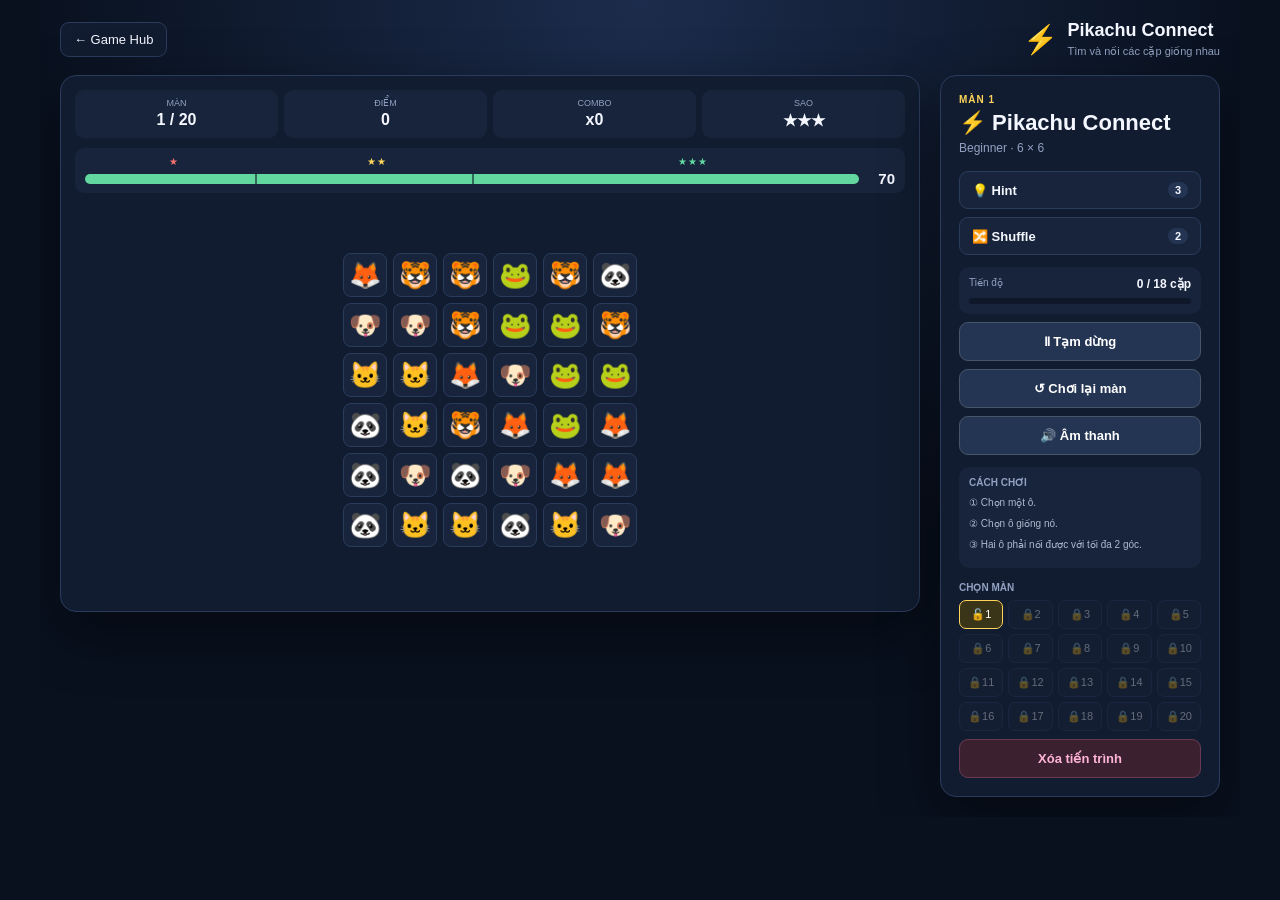
<file: games/pikachu/index.html>
<!DOCTYPE html>
<html lang="vi">

<head>

    <meta charset="UTF-8">

    <meta
        name="viewport"
        content="width=device-width, initial-scale=1.0">

    <title>Pikachu Connect - Game Hub</title>

    <link
        rel="stylesheet"
        href="./style.css">

</head>

<body>

<div class="page">

    <header class="topbar">

        <a
            href="../../index.html"
            class="back-button">
            ← Game Hub
        </a>

        <div class="title">

            <span>⚡</span>

            <div>

                <strong>Pikachu Connect</strong>

                <small>
                    Tìm và nối các cặp giống nhau
                </small>

            </div>

        </div>

    </header>


    <main class="game-layout">

        <section class="game-board-wrapper">

            <div class="hud">

                <div class="hud-stat">
                    <span>Màn</span>
                    <strong id="hudLevel">1 / 20</strong>
                </div>

                <div class="hud-stat">
                    <span>Điểm</span>
                    <strong id="hudScore">0</strong>
                </div>

                <div class="hud-stat">
                    <span>Combo</span>
                    <strong id="hudCombo">x0</strong>
                </div>

                <div class="hud-stat">
                    <span>Sao</span>
                    <strong id="hudStars">☆☆☆</strong>
                </div>

            </div>


            <div id="timeBarWrap" class="time-bar-wrap">

                <div class="time-bar-labels">
                    <span class="star-zone-label zone-3">★★★</span>
                    <span class="star-zone-label zone-2">★★</span>
                    <span class="star-zone-label zone-1">★</span>
                </div>

                <div class="time-bar-row">

                    <div class="time-bar-track">

                        <div id="timeBarFill" class="time-bar-fill"></div>

                        <div id="timeBarMarker3" class="time-bar-marker"></div>

                        <div id="timeBarMarker2" class="time-bar-marker"></div>

                    </div>

                    <strong id="hudTime" class="time-bar-seconds">70</strong>

                </div>

            </div>


            <div
                id="deadlockBanner"
                class="deadlock-banner hidden">
                Không còn nước đi. Hãy sử dụng Shuffle.
            </div>


            <div id="boardScroll" class="board-scroll">

                <div id="boardStage" class="board-stage">

                    <div id="board" class="board"></div>

                    <canvas id="lineCanvas"></canvas>

                </div>

            </div>

        </section>


        <aside class="sidebar">

            <div class="game-title">

                <div class="level-label">
                    MÀN <span id="levelId">1</span>
                </div>

                <h1>⚡ Pikachu Connect</h1>

                <p id="levelName">
                    Beginner · 6 × 6
                </p>

            </div>


            <div class="action-buttons">

                <button
                    id="hintButton"
                    class="action-btn">
                    💡 Hint
                    <span id="hintCount" class="count-badge">3</span>
                </button>

                <button
                    id="shuffleButton"
                    class="action-btn">
                    🔀 Shuffle
                    <span id="shuffleCount" class="count-badge">2</span>
                </button>

            </div>


            <div class="progress-panel">

                <div>
                    <span>Tiến độ</span>
                    <strong id="progressLabel">0 / 18 cặp</strong>
                </div>

                <div class="progress-bar">
                    <div id="progressFill" class="progress-fill"></div>
                </div>

            </div>


            <button id="pauseButton" class="secondary-btn">
                Ⅱ Tạm dừng
            </button>

            <button id="restartButton" class="secondary-btn">
                ↺ Chơi lại màn
            </button>

            <button id="soundButton" class="secondary-btn">
                🔊 Âm thanh
            </button>


            <div class="how-to">

                <div class="panel-title">Cách chơi</div>

                <p>① Chọn một ô.</p>

                <p>② Chọn ô giống nó.</p>

                <p>③ Hai ô phải nối được với tối đa 2 góc.</p>

            </div>


            <div class="level-select">

                <div class="panel-title">Chọn màn</div>

                <div id="levelGrid" class="level-grid"></div>

            </div>


            <button id="resetProgressButton" class="danger-btn">
                Xóa tiến trình
            </button>

        </aside>

    </main>

</div>


<div id="overlay" class="overlay">

    <div class="overlay-box">

        <div id="overlayIcon" class="overlay-icon">⚡</div>

        <div id="overlayLevelLabel" class="overlay-level">MÀN 1</div>

        <h2 id="overlayTitle">Sẵn sàng?</h2>

        <p id="overlayText">Tìm và nối các cặp giống nhau.</p>

        <div id="overlayStars" class="overlay-stars"></div>

        <div id="overlayStats" class="overlay-stats"></div>

        <div class="overlay-buttons">

            <button id="overlayPrimaryButton" class="primary">
                Bắt đầu
            </button>

            <button id="overlaySecondaryButton" class="hidden">
                Màn tiếp theo →
            </button>

        </div>

    </div>

</div>


<script src="../../js/storage.js"></script>

<script src="./game.js"></script>

</body>

</html>
</file>
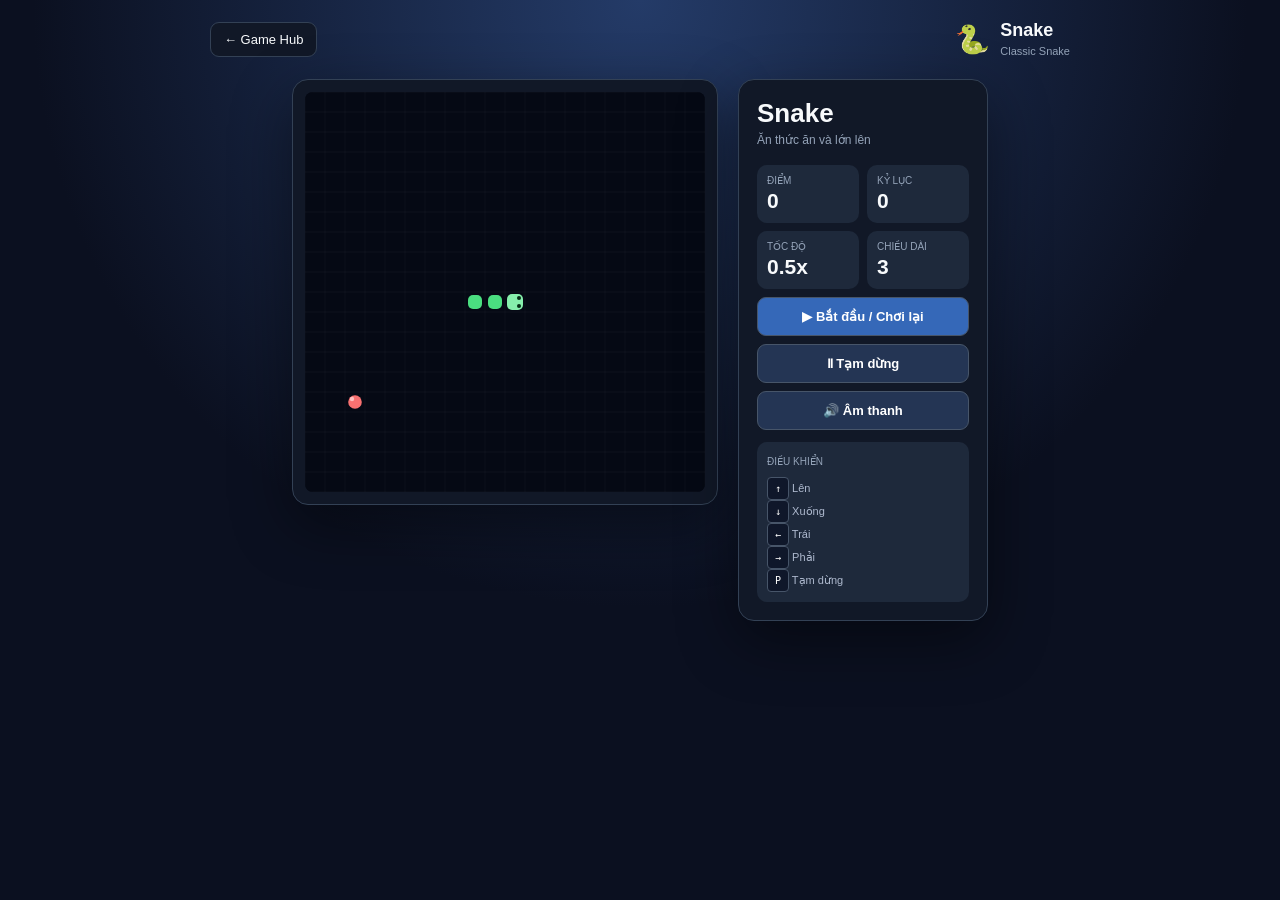
<file: games/snake/index.html>
<!DOCTYPE html>
<html lang="vi">

<head>

    <meta charset="UTF-8">

    <meta
        name="viewport"
        content="width=device-width, initial-scale=1.0">

    <title>Snake - Game Hub</title>

    <link
        rel="stylesheet"
        href="./style.css">

</head>

<body>

<div class="page">

    <!-- HEADER -->

    <header class="topbar">

        <a
            href="../../index.html"
            class="back-button">

            ← Game Hub

        </a>


        <div class="title">

            <span>🐍</span>

            <div>

                <strong>Snake</strong>

                <small>
                    Classic Snake
                </small>

            </div>

        </div>

    </header>


    <!-- GAME -->

    <main class="game-layout">

        <section class="game-board-wrapper">

            <canvas
                id="game"
                width="400"
                height="400">
            </canvas>

        </section>


        <!-- SIDEBAR -->

        <aside class="sidebar">

            <div class="game-title">

                <h1>
                    Snake
                </h1>

                <p>
                    Ăn thức ăn và lớn lên
                </p>

            </div>


            <!-- STATS -->

            <div class="stats">

                <div class="stat">

                    <span>
                        Điểm
                    </span>

                    <strong id="score">
                        0
                    </strong>

                </div>


                <div class="stat">

                    <span>
                        Kỷ lục
                    </span>

                    <strong id="highScore">
                        0
                    </strong>

                </div>


                <div class="stat">

                    <span>
                        Tốc độ
                    </span>

                    <strong id="speed">
                        0.5x
                    </strong>

                </div>


                <div class="stat">

                    <span>
                        Chiều dài
                    </span>

                    <strong id="length">
                        3
                    </strong>

                </div>

            </div>


            <!-- BUTTONS -->

            <button
                id="startButton"
                class="primary">

                ▶ Bắt đầu / Chơi lại

            </button>


            <button
                id="pauseButton">

                Ⅱ Tạm dừng

            </button>


            <button
                id="soundButton">

                🔊 Âm thanh

            </button>


            <!-- CONTROLS -->

            <div class="controls">

                <div class="panel-title">
                    Điều khiển
                </div>

                <div>
                    <kbd>↑</kbd>
                    Lên
                </div>

                <div>
                    <kbd>↓</kbd>
                    Xuống
                </div>

                <div>
                    <kbd>←</kbd>
                    Trái
                </div>

                <div>
                    <kbd>→</kbd>
                    Phải
                </div>

                <div>
                    <kbd>P</kbd>
                    Tạm dừng
                </div>

            </div>


            <!-- MOBILE -->

            <div class="mobile-controls">

                <span class="empty"></span>

                <button
                    data-action="up">

                    ↑

                </button>

                <span class="empty"></span>


                <button
                    data-action="left">

                    ←

                </button>


                <button
                    data-action="down">

                    ↓

                </button>


                <button
                    data-action="right">

                    →

                </button>


                <button
                    class="wide"
                    data-action="pause">

                    Ⅱ Tạm dừng

                </button>

            </div>

        </aside>

    </main>

</div>


<!-- OVERLAY -->

<div
    id="overlay"
    class="overlay">

    <div class="overlay-box">

        <div
            id="overlayIcon"
            class="overlay-icon">

            🐍

        </div>


        <h2 id="overlayTitle">
            Game Over
        </h2>


        <p id="overlayText">
            Điểm của bạn: 0
        </p>


        <button
            id="overlayButton"
            class="primary">

            Chơi lại

        </button>

    </div>

</div>


<script src="../../js/storage.js"></script>

<script src="./game.js"></script>

</body>

</html>
</file>
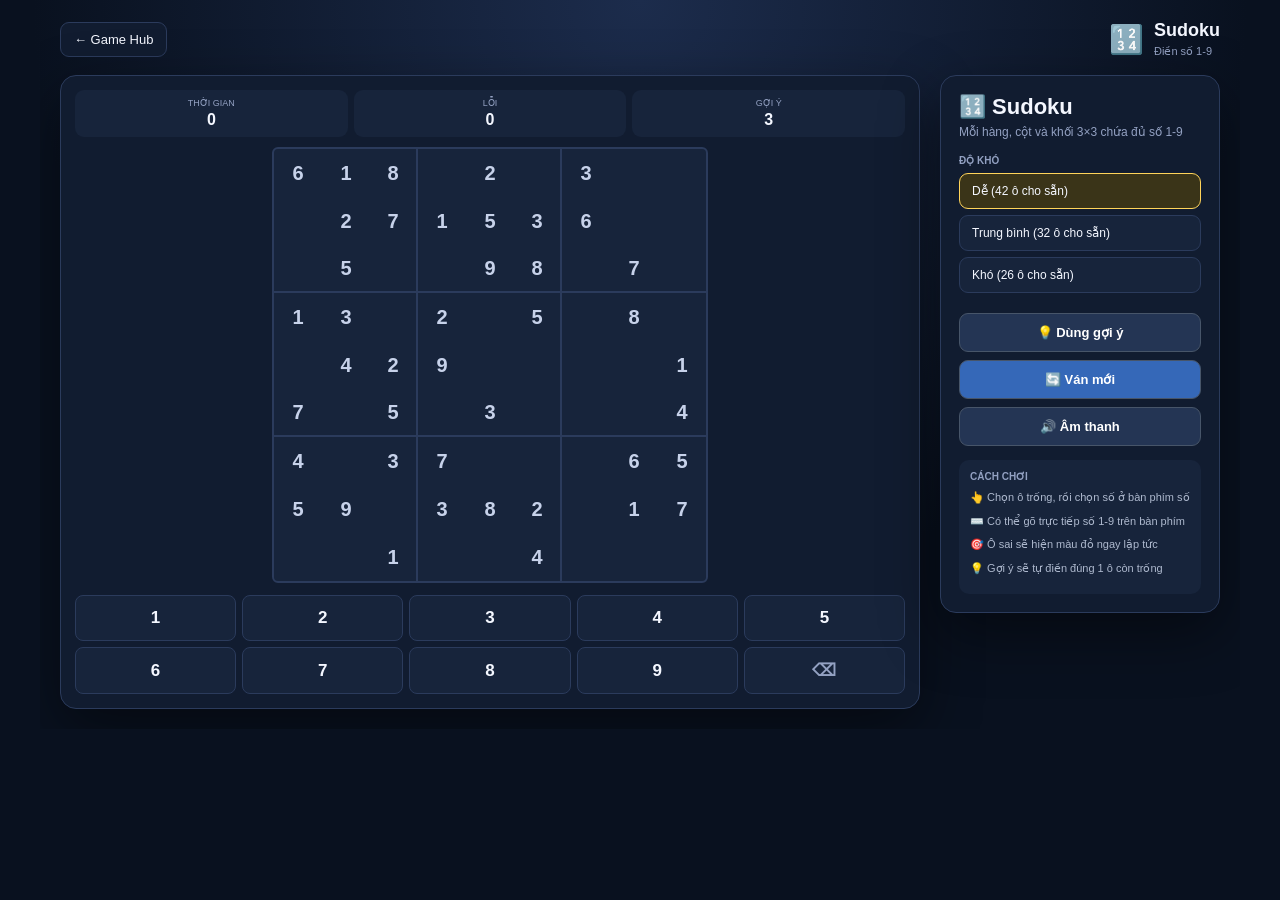
<file: games/sudoku/index.html>
<!DOCTYPE html>
<html lang="vi">

<head>

    <meta charset="UTF-8">

    <meta
        name="viewport"
        content="width=device-width, initial-scale=1.0">

    <title>Sudoku - Game Hub</title>

    <link
        rel="stylesheet"
        href="./style.css">

</head>

<body>

<div class="page">

    <header class="topbar">

        <a
            href="../../index.html"
            class="back-button">
            ← Game Hub
        </a>

        <div class="title">

            <span>🔢</span>

            <div>

                <strong>Sudoku</strong>

                <small>
                    Điền số 1-9
                </small>

            </div>

        </div>

    </header>


    <main class="game-layout">

        <section class="game-board-wrapper">

            <div class="hud">

                <div class="hud-stat">
                    <span>Thời gian</span>
                    <strong id="timer">0</strong>
                </div>

                <div class="hud-stat">
                    <span>Lỗi</span>
                    <strong id="mistakeCount">0</strong>
                </div>

                <div class="hud-stat">
                    <span>Gợi ý</span>
                    <strong id="hintCount">3</strong>
                </div>

            </div>


            <div id="boardScroll" class="board-scroll">

                <div id="board" class="board"></div>

            </div>


            <div id="numberPad" class="number-pad">

                <button data-number="1">1</button>
                <button data-number="2">2</button>
                <button data-number="3">3</button>
                <button data-number="4">4</button>
                <button data-number="5">5</button>
                <button data-number="6">6</button>
                <button data-number="7">7</button>
                <button data-number="8">8</button>
                <button data-number="9">9</button>
                <button data-number="0" class="erase">⌫</button>

            </div>

        </section>


        <aside class="sidebar">

            <div class="game-title">

                <h1>🔢 Sudoku</h1>

                <p>
                    Mỗi hàng, cột và khối 3×3 chứa đủ số 1-9
                </p>

            </div>


            <div class="panel-title">
                Độ khó
            </div>

            <div
                id="difficultyList"
                class="difficulty-list">
            </div>


            <button
                id="hintButton"
                class="secondary-btn">
                💡 Dùng gợi ý
            </button>


            <button
                id="restartButton"
                class="primary">
                🔄 Ván mới
            </button>


            <button
                id="soundButton">
                🔊 Âm thanh
            </button>


            <div class="controls">

                <div class="panel-title">
                    Cách chơi
                </div>

                <p>
                    👆 Chọn ô trống, rồi chọn số ở bàn phím số
                </p>

                <p>
                    ⌨️ Có thể gõ trực tiếp số 1-9 trên bàn phím
                </p>

                <p>
                    🎯 Ô sai sẽ hiện màu đỏ ngay lập tức
                </p>

                <p>
                    💡 Gợi ý sẽ tự điền đúng 1 ô còn trống
                </p>

            </div>

        </aside>

    </main>

</div>


<div id="overlay" class="overlay">

    <div class="overlay-box">

        <div id="overlayIcon" class="overlay-icon">🔢</div>

        <h2 id="overlayTitle">Sudoku</h2>

        <p id="overlayText">Chọn độ khó để bắt đầu ván mới</p>

        <div id="overlayStats" class="overlay-stats"></div>

        <div class="overlay-buttons">
            <button id="overlayButton" class="primary">Bắt đầu</button>
        </div>

    </div>

</div>


<script src="../../js/storage.js"></script>

<script src="./game.js"></script>

</body>

</html>
</file>
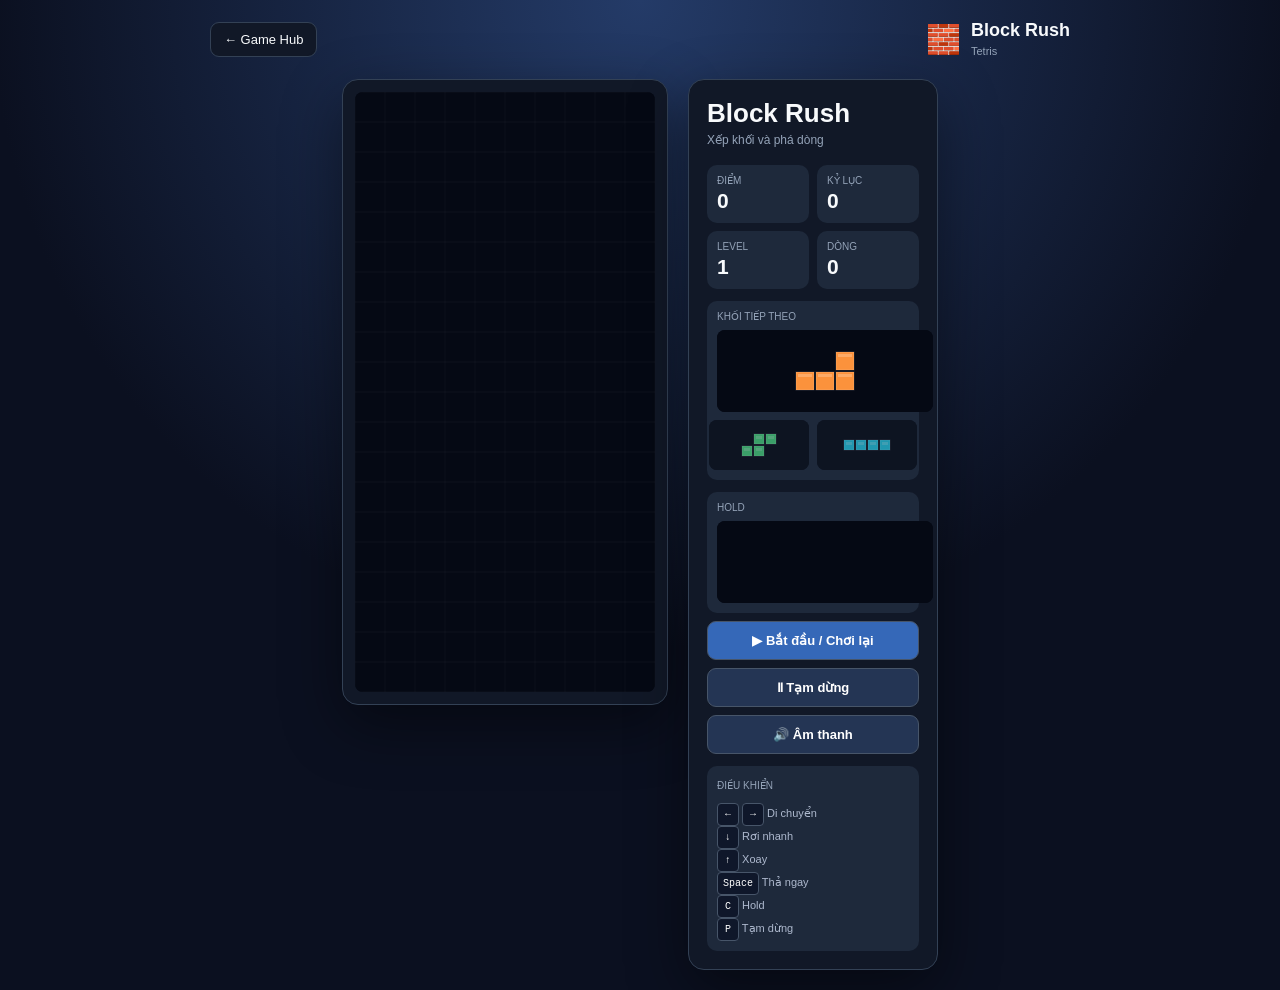
<file: games/tetris/index.html>
<!DOCTYPE html>
<html lang="vi">

<head>
    <meta charset="UTF-8">

    <meta
        name="viewport"
        content="width=device-width, initial-scale=1.0">

    <title>Block Rush - Game Hub</title>

    <link
        rel="stylesheet"
        href="./style.css">
</head>

<body>

<div class="page">

    <!-- HEADER -->

    <header class="topbar">

        <a
            href="../../index.html"
            class="back-button">

            ← Game Hub

        </a>

        <div class="title">

            <span>🧱</span>

            <div>
                <strong>Block Rush</strong>

                <small>
                    Tetris
                </small>
            </div>

        </div>

    </header>


    <!-- GAME -->

    <main class="game-layout">

        <section class="game-board-wrapper">

            <canvas
                id="game"
                width="300"
                height="600">
            </canvas>

        </section>


        <!-- SIDEBAR -->

        <aside class="sidebar">

            <div class="game-title">

                <h1>
                    Block Rush
                </h1>

                <p>
                    Xếp khối và phá dòng
                </p>

            </div>


            <!-- STATS -->

            <div class="stats">

                <div class="stat">

                    <span>
                        Điểm
                    </span>

                    <strong id="score">
                        0
                    </strong>

                </div>


                <div class="stat">

                    <span>
                        Kỷ lục
                    </span>

                    <strong id="highScore">
                        0
                    </strong>

                </div>


                <div class="stat">

                    <span>
                        Level
                    </span>

                    <strong id="level">
                        1
                    </strong>

                </div>


                <div class="stat">

                    <span>
                        Dòng
                    </span>

                    <strong id="lines">
                        0
                    </strong>

                </div>

            </div>


            <!-- NEXT -->

            <div class="panel">

                <div class="panel-title">
                    Khối tiếp theo
                </div>

                <canvas
                    id="next"
                    width="216"
                    height="82">
                </canvas>

                <div class="next-queue">

                    <canvas
                        id="next2"
                        width="100"
                        height="50">
                    </canvas>

                    <canvas
                        id="next3"
                        width="100"
                        height="50">
                    </canvas>

                </div>

            </div>


            <!-- HOLD -->

            <div class="panel">

                <div class="panel-title">
                    Hold
                </div>

                <canvas
                    id="hold"
                    width="216"
                    height="82">
                </canvas>

            </div>


            <!-- BUTTONS -->

            <button
                id="startButton"
                class="primary">

                ▶ Bắt đầu / Chơi lại

            </button>


            <button
                id="pauseButton">

                Ⅱ Tạm dừng

            </button>


            <button
                id="soundButton">

                🔊 Âm thanh

            </button>


            <!-- CONTROLS -->

            <div class="controls">

                <div class="panel-title">
                    Điều khiển
                </div>

                <div>
                    <kbd>←</kbd>
                    <kbd>→</kbd>
                    Di chuyển
                </div>

                <div>
                    <kbd>↓</kbd>
                    Rơi nhanh
                </div>

                <div>
                    <kbd>↑</kbd>
                    Xoay
                </div>

                <div>
                    <kbd>Space</kbd>
                    Thả ngay
                </div>

                <div>
                    <kbd>C</kbd>
                    Hold
                </div>

                <div>
                    <kbd>P</kbd>
                    Tạm dừng
                </div>

            </div>


            <!-- MOBILE -->

            <div class="mobile-controls">

                <span class="empty"></span>

                <button
                    data-action="rotate">
                    ↻
                </button>

                <span class="empty"></span>

                <button
                    data-action="left">
                    ←
                </button>

                <button
                    data-action="down">
                    ↓
                </button>

                <button
                    data-action="right">
                    →
                </button>

                <button
                    data-action="hold">
                    H
                </button>

                <span class="empty"></span>

                <button
                    data-action="drop">
                    ⤓
                </button>

                <button
                    class="wide"
                    data-action="pause">

                    Ⅱ Tạm dừng

                </button>

            </div>

        </aside>

    </main>

</div>


<!-- GAME OVER / PAUSE -->

<div
    id="overlay"
    class="overlay">

    <div class="overlay-box">

        <h2 id="overlayTitle">
            Game Over
        </h2>

        <p id="overlayText">
            Điểm của bạn: 0
        </p>

        <button
            id="overlayButton"
            class="primary">

            Chơi lại

        </button>

    </div>

</div>


<script src="../../js/storage.js"></script>

<script src="./game.js"></script>

</body>

</html>
</file>
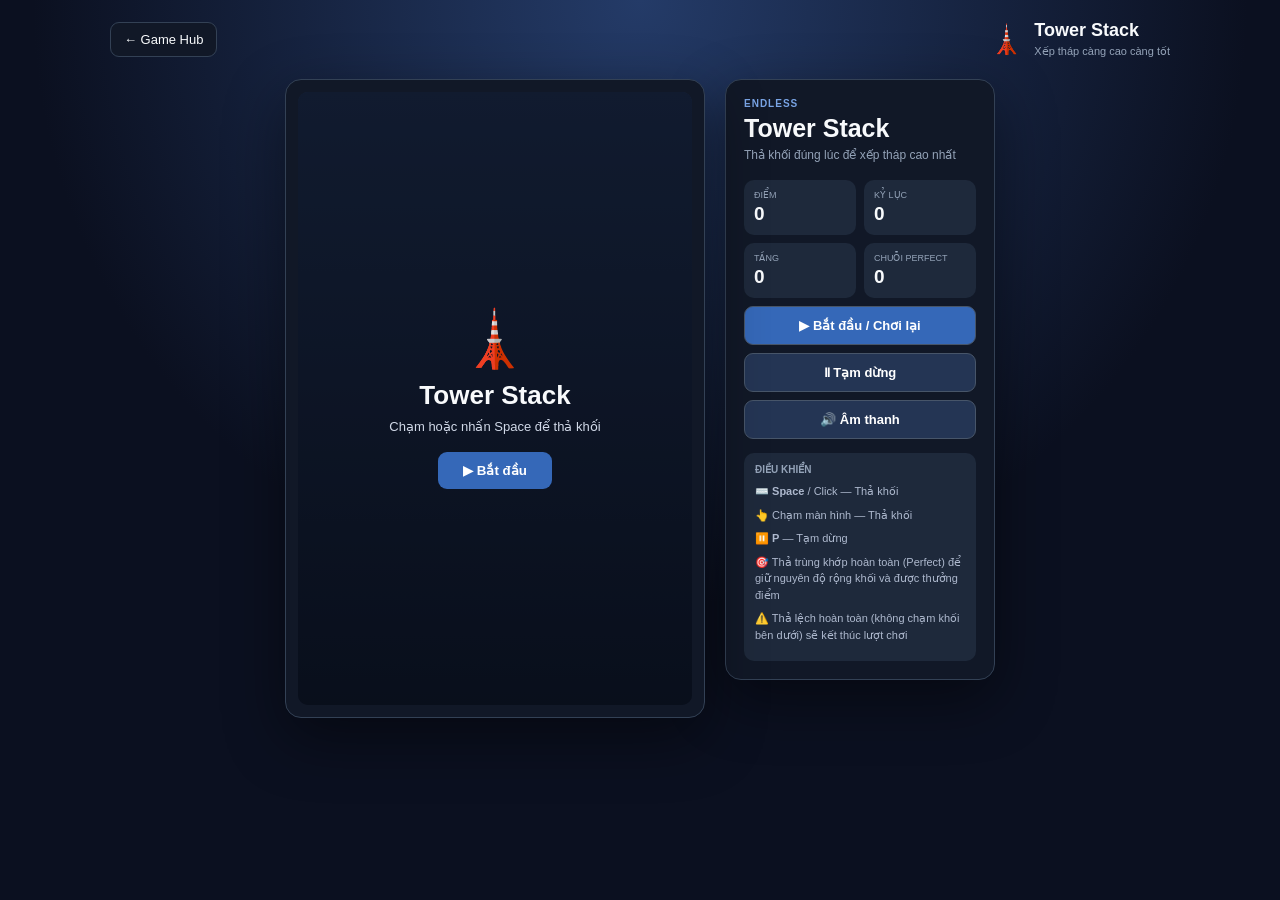
<file: games/tower-stack/index.html>
<!DOCTYPE html>
<html lang="vi">

<head>

    <meta charset="UTF-8">

    <meta
        name="viewport"
        content="width=device-width, initial-scale=1.0">

    <title>Tower Stack - Game Hub</title>

    <link
        rel="stylesheet"
        href="./style.css">

</head>

<body>

<div class="page">

    <header class="topbar">

        <a
            href="../../index.html"
            class="back-button">
            ← Game Hub
        </a>

        <div class="title">

            <span>🗼</span>

            <div>

                <strong>Tower Stack</strong>

                <small>
                    Xếp tháp càng cao càng tốt
                </small>

            </div>

        </div>

    </header>


    <main class="game-layout">

        <section class="game-wrapper">

            <canvas
                id="gameCanvas">
            </canvas>

            <div
                id="gameOverlay"
                class="game-overlay">

                <div>

                    <div
                        id="overlayIcon"
                        class="overlay-icon">
                        🗼
                    </div>

                    <h2 id="overlayTitle">
                        Tower Stack
                    </h2>

                    <p id="overlayText">
                        Chạm hoặc nhấn Space để thả khối
                    </p>

                    <button
                        id="overlayButton">
                        ▶ Bắt đầu
                    </button>

                </div>

            </div>

        </section>


        <aside class="sidebar">

            <div class="game-title">

                <div class="level-label">
                    ENDLESS
                </div>

                <h1>
                    Tower Stack
                </h1>

                <p>
                    Thả khối đúng lúc để xếp tháp cao nhất
                </p>

            </div>


            <div class="stats">

                <div class="stat">

                    <span>
                        Điểm
                    </span>

                    <strong id="score">
                        0
                    </strong>

                </div>


                <div class="stat">

                    <span>
                        Kỷ lục
                    </span>

                    <strong id="highScore">
                        0
                    </strong>

                </div>


                <div class="stat">

                    <span>
                        Tầng
                    </span>

                    <strong id="layers">
                        0
                    </strong>

                </div>


                <div class="stat">

                    <span>
                        Chuỗi Perfect
                    </span>

                    <strong id="streak">
                        0
                    </strong>

                </div>

            </div>


            <button
                id="startButton"
                class="primary">

                ▶ Bắt đầu / Chơi lại

            </button>


            <button
                id="pauseButton">

                Ⅱ Tạm dừng

            </button>


            <button
                id="soundButton">

                🔊 Âm thanh

            </button>


            <div class="controls">

                <div class="panel-title">
                    Điều khiển
                </div>

                <p>
                    ⌨️ <b>Space</b> / Click — Thả khối
                </p>

                <p>
                    👆 Chạm màn hình — Thả khối
                </p>

                <p>
                    ⏸️ <b>P</b> — Tạm dừng
                </p>

                <p>
                    🎯 Thả trùng khớp hoàn toàn (Perfect) để giữ nguyên độ rộng khối và được thưởng điểm
                </p>

                <p>
                    ⚠️ Thả lệch hoàn toàn (không chạm khối bên dưới) sẽ kết thúc lượt chơi
                </p>

            </div>

        </aside>

    </main>

</div>


<script src="../../js/storage.js"></script>

<script src="./game.js"></script>

</body>

</html>
</file>
<file: css/style.css>
:root {

    --bg:
        #080d19;

    --bg-secondary:
        #101827;

    --card:
        #121c2e;

    --card-hover:
        #18243a;

    --border:
        #293753;

    --text:
        #f1f5ff;

    --muted:
        #94a3bd;

    --primary:
        #4f86e8;

    --primary-hover:
        #6197f5;

    --success:
        #43d17c;

}


* {
    box-sizing: border-box;
}


html {
    scroll-behavior: smooth;
}


body {

    margin: 0;

    min-height: 100vh;

    background:
        radial-gradient(
            circle at 50% -10%,
            #263c68 0,
            #0b1120 38%,
            #080d19 70%
        );

    color:
        var(--text);

    font-family:
        system-ui,
        -apple-system,
        BlinkMacSystemFont,
        "Segoe UI",
        sans-serif;

    transition:
        background .3s,
        color .3s;

}


button,
input {
    font: inherit;
}


/* =========================
   APP
========================= */

.app {

    width:
        min(1180px, 100%);

    margin:
        auto;

    padding:
        20px;

}


/* =========================
   HEADER
========================= */

.header {

    display:
        flex;

    justify-content:
        space-between;

    align-items:
        center;

    padding:
        12px 0 24px;

}


.logo {

    display:
        flex;

    align-items:
        center;

    gap:
        10px;

}


.logo-icon {

    width:
        46px;

    height:
        46px;

    display:
        grid;

    place-items:
        center;

    border:
        1px solid var(--border);

    border-radius:
        13px;

    background:
        linear-gradient(
            135deg,
            #345eae,
            #24365f
        );

    font-size:
        24px;

}


.logo-title {

    font-size:
        20px;

    font-weight:
        800;

}


.logo-subtitle {

    color:
        var(--muted);

    font-size:
        11px;

}


.icon-button {

    width:
        42px;

    height:
        42px;

    border:
        1px solid var(--border);

    border-radius:
        10px;

    background:
        var(--card);

    color:
        white;

    cursor:
        pointer;

}


/* =========================
   HERO
========================= */

.hero {

    min-height:
        300px;

    display:
        flex;

    align-items:
        center;

    padding:
        50px;

    border:
        1px solid var(--border);

    border-radius:
        24px;

    overflow:
        hidden;

    background:

        radial-gradient(
            circle at 85% 30%,
            #365da0aa,
            transparent 32%
        ),

        radial-gradient(
            circle at 70% 80%,
            #653f9d88,
            transparent 30%
        ),

        linear-gradient(
            135deg,
            #15233d,
            #0e1628
        );

    box-shadow:
        0 25px 70px #0005;

}


.hero-content {

    max-width:
        600px;

}


.hero-badge {

    display:
        inline-block;

    padding:
        7px 12px;

    border:
        1px solid #44629a;

    border-radius:
        30px;

    background:
        #203457;

    color:
        #bcd3ff;

    font-size:
        11px;

    font-weight:
        700;

    letter-spacing:
        .08em;

}


.hero h1 {

    margin:
        16px 0 12px;

    font-size:
        clamp(42px, 7vw, 70px);

    line-height:
        .95;

    letter-spacing:
        -.04em;

}


.hero h1 span {

    color:
        #76a8ff;

}


.hero p {

    max-width:
        520px;

    margin:
        0;

    color:
        var(--muted);

    font-size:
        15px;

    line-height:
        1.7;

}


/* =========================
   TOOLBAR
========================= */

.toolbar {

    display:
        flex;

    justify-content:
        space-between;

    align-items:
        center;

    gap:
        20px;

    margin:
        28px 0 20px;

}


.search-box {

    flex:
        1;

    display:
        flex;

    align-items:
        center;

    gap:
        10px;

    padding:
        12px 15px;

    border:
        1px solid var(--border);

    border-radius:
        12px;

    background:
        var(--card);

}


.search-box input {

    width:
        100%;

    border:
        none;

    outline:
        none;

    background:
        transparent;

    color:
        var(--text);

}


.categories {

    display:
        flex;

    gap:
        7px;

}


.category {

    padding:
        9px 13px;

    border:
        1px solid var(--border);

    border-radius:
        9px;

    background:
        var(--card);

    color:
        var(--muted);

    cursor:
        pointer;

}


.category:hover {

    color:
        var(--text);

}


.category.active {

    background:
        var(--primary);

    border-color:
        var(--primary);

    color:
        white;

}


/* =========================
   SECTION
========================= */

.section-header {

    margin:
        10px 0 14px;

}


.section-header h2 {

    margin:
        0;

    font-size:
        22px;

}


.section-header p {

    margin:
        3px 0;

    color:
        var(--muted);

    font-size:
        12px;

}


/* =========================
   GAME GRID
========================= */

.game-grid {

    display:
        grid;

    grid-template-columns:
        repeat(
            3,
            1fr
        );

    gap:
        16px;

}


.game-card {

    overflow:
        hidden;

    border:
        1px solid var(--border);

    border-radius:
        16px;

    background:
        var(--card);

    transition:
        transform .2s,
        background .2s,
        border-color .2s;

}


.game-card:hover {

    transform:
        translateY(-5px);

    background:
        var(--card-hover);

    border-color:
        #40547c;

}


.game-cover {

    position:
        relative;

    height:
        170px;

    display:
        grid;

    place-items:
        center;

    background:
        radial-gradient(
            circle,
            #263b65,
            #101827
        );

}


.game-icon {

    font-size:
        75px;

    filter:
        drop-shadow(
            0 10px 15px #0008
        );

}


.available-badge,
.soon-badge {

    position:
        absolute;

    top:
        12px;

    right:
        12px;

    padding:
        5px 8px;

    border-radius:
        6px;

    font-size:
        9px;

    font-weight:
        800;

}


.available-badge {

    background:
        #173b2b;

    color:
        #63e69a;

}


.soon-badge {

    background:
        #302b20;

    color:
        #e7c46a;

}


.game-info {

    padding:
        16px;

}


.game-category {

    color:
        #72a3fa;

    font-size:
        9px;

    font-weight:
        800;

    letter-spacing:
        .1em;

}


.game-info h3 {

    margin:
        5px 0;

    font-size:
        20px;

}


.game-info p {

    min-height:
        42px;

    margin:
        0;

    color:
        var(--muted);

    font-size:
        12px;

    line-height:
        1.5;

}


.game-meta {

    display:
        flex;

    justify-content:
        space-between;

    align-items:
        center;

    margin-top:
        14px;

    color:
        var(--muted);

    font-size:
        11px;

}


.difficulty {

    color:
        #f4c85b;

    letter-spacing:
        1px;

}


.play-button {

    width:
        100%;

    margin-top:
        12px;

    padding:
        10px;

    border:
        none;

    border-radius:
        9px;

    background:
        var(--primary);

    color:
        white;

    font-weight:
        700;

    cursor:
        pointer;

}


.play-button:hover {

    background:
        var(--primary-hover);

}


.play-button.disabled {

    background:
        #263248;

    color:
        #69768e;

    cursor:
        not-allowed;

}


/* =========================
   EMPTY
========================= */

.empty-state {

    padding:
        70px 20px;

    text-align:
        center;

    color:
        var(--muted);

}


.empty-icon {

    font-size:
        45px;

}


.empty-state h3 {

    color:
        var(--text);

}


.hidden {

    display:
        none;

}


/* =========================
   FOOTER
========================= */

.footer {

    display:
        flex;

    justify-content:
        space-between;

    margin-top:
        40px;

    padding:
        20px 0;

    border-top:
        1px solid var(--border);

    color:
        var(--muted);

    font-size:
        11px;

}


/* =========================
   LIGHT THEME
========================= */

body.light-theme {

    --bg:
        #f3f6fb;

    --bg-secondary:
        #ffffff;

    --card:
        #ffffff;

    --card-hover:
        #f5f8fd;

    --border:
        #d8e0ed;

    --text:
        #172033;

    --muted:
        #667085;

    background:
        #f3f6fb;

}


body.light-theme .hero {

    background:
        linear-gradient(
            135deg,
            #dce9ff,
            #eef4ff
        );

}


body.light-theme .search-box input {

    color:
        #172033;

}


/* =========================
   RESPONSIVE
========================= */

@media (
    max-width: 900px
) {

    .game-grid {

        grid-template-columns:
            repeat(
                2,
                1fr
            );

    }

}


@media (
    max-width: 650px
) {

    .app {

        padding:
            10px;

    }


    .hero {

        min-height:
            260px;

        padding:
            30px 24px;

    }


    .toolbar {

        flex-direction:
            column;

        align-items:
            stretch;

    }


    .categories {

        overflow-x:
            auto;

    }


    .category {

        white-space:
            nowrap;

    }


    .game-grid {

        grid-template-columns:
            1fr;

    }


    .footer {

        flex-direction:
            column;

        gap:
            8px;

    }

}
</file>
<file: games/2048/style.css>
:root {

    --background:
        #080d19;

    --panel:
        #111827;

    --panel-light:
        #1e293b;

    --border:
        #334155;

    --text:
        #f8fafc;

    --muted:
        #94a3b8;

    --primary:
        #3568b8;

}


* {
    box-sizing: border-box;
}


body {

    margin:
        0;

    min-height:
        100vh;

    background:
        radial-gradient(
            circle at top,
            #243b68,
            #0b1020 55%
        );

    color:
        var(--text);

    font-family:
        Arial,
        sans-serif;

}


/* =========================
   PAGE
========================= */

.page {

    width:
        min(900px, 100%);

    margin:
        auto;

    padding:
        20px;

}


/* =========================
   TOP BAR
========================= */

.topbar {

    display:
        flex;

    align-items:
        center;

    justify-content:
        space-between;

    margin-bottom:
        20px;

}


.back-button {

    display:
        inline-flex;

    align-items:
        center;

    padding:
        9px 13px;

    border:
        1px solid var(--border);

    border-radius:
        9px;

    background:
        var(--panel);

    color:
        var(--text);

    text-decoration:
        none;

    font-size:
        13px;

}


.back-button:hover {

    background:
        var(--panel-light);

}


.title {

    display:
        flex;

    align-items:
        center;

    gap:
        10px;

}


.title > span {

    font-size:
        28px;

}


.title strong {

    display:
        block;

    font-size:
        18px;

}


.title small {

    color:
        var(--muted);

    font-size:
        11px;

}


/* =========================
   GAME LAYOUT
========================= */

.game-layout {

    display:
        flex;

    justify-content:
        center;

    align-items:
        flex-start;

    gap:
        20px;

}


/* =========================
   BOARD
========================= */

.game-board-wrapper {

    padding:
        12px;

    background:
        var(--panel);

    border:
        1px solid var(--border);

    border-radius:
        16px;

    box-shadow:
        0 20px 60px rgba(0,0,0,.45);

}


.board {

    position:
        relative;

    width:
        420px;

    max-width:
        100%;

    aspect-ratio:
        1 / 1;

    background:
        var(--panel-light);

    border-radius:
        12px;

    touch-action:
        none;

}


.layer {

    position:
        absolute;

    inset:
        0;

}


.cell {

    position:
        absolute;

    background:
        rgba(255, 255, 255, .05);

    border-radius:
        8px;

}


/* =========================
   TILES
========================= */

.tile {

    position:
        absolute;

    display:
        flex;

    align-items:
        center;

    justify-content:
        center;

    border-radius:
        8px;

    font-weight:
        bold;

    transition:
        left .12s ease,
        top .12s ease;

    will-change:
        left,
        top;

}


.tile.new {

    animation:
        tile-pop .18s ease .12s backwards;

}


.tile.merged {

    z-index:
        2;

    animation:
        tile-merged .2s ease;

}


@keyframes tile-pop {

    from {

        transform:
            scale(0);

        opacity:
            0;

    }

}


@keyframes tile-merged {

    0% {

        transform:
            scale(.8);

    }

    50% {

        transform:
            scale(1.15);

    }

    100% {

        transform:
            scale(1);

    }

}


/* =========================
   SIDEBAR
========================= */

.sidebar {

    width:
        250px;

    padding:
        18px;

    background:
        var(--panel);

    border:
        1px solid var(--border);

    border-radius:
        16px;

    box-shadow:
        0 20px 60px rgba(0,0,0,.45);

}


.game-title h1 {

    margin:
        0;

    font-size:
        26px;

}


.game-title p {

    margin:
        4px 0 18px;

    color:
        var(--muted);

    font-size:
        12px;

}


/* =========================
   STATS
========================= */

.stats {

    display:
        grid;

    grid-template-columns:
        1fr 1fr;

    gap:
        8px;

}


.stat {

    padding:
        10px;

    background:
        var(--panel-light);

    border-radius:
        10px;

}


.stat span {

    display:
        block;

    color:
        var(--muted);

    font-size:
        10px;

    text-transform:
        uppercase;

}


.stat strong {

    display:
        inline-block;

    margin-top:
        3px;

    font-size:
        21px;

}


.stat strong.bump {

    animation:
        bump .25s ease;

}


@keyframes bump {

    0% {

        transform:
            scale(1);

    }

    50% {

        transform:
            scale(1.25);

    }

    100% {

        transform:
            scale(1);

    }

}


/* =========================
   BUTTONS
========================= */

.sidebar > button {

    width:
        100%;

    margin-top:
        8px;

    padding:
        11px;

    border:
        1px solid #475569;

    border-radius:
        9px;

    background:
        #243554;

    color:
        white;

    font-size:
        13px;

    font-weight:
        bold;

    cursor:
        pointer;

    touch-action:
        manipulation;

    -webkit-tap-highlight-color:
        transparent;

}


.sidebar > button:hover {

    filter:
        brightness(1.2);

}


.sidebar > button:active {

    filter:
        brightness(1.35);

    transform:
        scale(.98);

}


.sidebar > button.primary {

    background:
        var(--primary);

}


.sidebar > button:disabled {

    opacity:
        .4;

    cursor:
        default;

}


.sidebar > button:disabled:hover {

    filter:
        none;

}


/* =========================
   CONTROLS
========================= */

.controls {

    margin-top:
        12px;

    padding:
        10px;

    background:
        var(--panel-light);

    border-radius:
        10px;

    color:
        #aeb9ce;

    font-size:
        11px;

    line-height:
        1.9;

}


kbd {

    display:
        inline-block;

    min-width:
        22px;

    padding:
        1px 5px;

    border:
        1px solid #475569;

    border-radius:
        4px;

    background:
        #0f172a;

    color:
        white;

    text-align:
        center;

    font-size:
        10px;

}


/* =========================
   MOBILE CONTROLS
========================= */

.mobile-controls {

    display:
        none;

    grid-template-columns:
        repeat(3, 1fr);

    gap:
        6px;

    margin-top:
        12px;

}


.mobile-controls button {

    margin:
        0;

    padding:
        16px 12px;

    border:
        1px solid var(--border);

    border-radius:
        8px;

    background:
        var(--panel-light);

    color:
        white;

    font-size:
        19px;

    touch-action:
        manipulation;

    -webkit-tap-highlight-color:
        transparent;

    user-select:
        none;

}


.mobile-controls button:active {

    background:
        var(--primary);

    transform:
        scale(.94);

}


.mobile-controls .empty {

    visibility:
        hidden;

}


/* =========================
   OVERLAY
========================= */

.overlay {

    position:
        fixed;

    inset:
        0;

    display:
        none;

    justify-content:
        center;

    align-items:
        center;

    background:
        rgba(0,0,0,.72);

}


.overlay-box {

    width:
        280px;

    padding:
        30px;

    border:
        1px solid var(--border);

    border-radius:
        16px;

    background:
        var(--panel);

    text-align:
        center;

    box-shadow:
        0 20px 70px rgba(0,0,0,.5);

}


.overlay-box h2 {

    margin:
        0 0 8px;

    font-size:
        28px;

}


.overlay-box p {

    color:
        var(--muted);

}


.overlay-box button {

    width:
        100%;

    padding:
        11px;

    border:
        none;

    border-radius:
        9px;

    background:
        var(--primary);

    color:
        white;

    font-weight:
        bold;

    cursor:
        pointer;

}


/* =========================
   MOBILE
========================= */

@media (
    max-width: 700px
) {

    .page {

        padding:
            8px;

    }


    .topbar {

        margin-bottom:
            10px;

    }


    .game-layout {

        flex-direction:
            column;

        align-items:
            center;

    }


    .sidebar {

        display:
            flex;

        flex-direction:
            column;

        width:
            100%;

        max-width:
            400px;

    }


    .mobile-controls {

        order:
            -1;

        margin-top:
            0;

        margin-bottom:
            12px;

    }


    .game-board-wrapper {

        width:
            100%;

        max-width:
            400px;

        padding:
            10px;

    }


    .board {

        margin:
            auto;

    }


    .controls {

        display:
            none;

    }


    .mobile-controls {

        display:
            grid;

    }

}
</file>
<file: games/breakout/style.css>
:root {

    --panel: #111827;

    --panel-light: #1e293b;

    --border: #334155;

    --text: #f8fafc;

    --muted: #94a3b8;

    --primary: #3568b8;

}


* {
    box-sizing: border-box;
}


body {

    margin: 0;

    min-height: 100vh;

    background:
        radial-gradient(
            circle at top,
            #243b68,
            #0b1020 55%
        );

    color: var(--text);

    font-family:
        Arial,
        sans-serif;

    user-select: none;

}


.page {

    width:
        min(1100px, 100%);

    margin: auto;

    padding: 20px;

}


/* HEADER */

.topbar {

    display: flex;

    align-items: center;

    justify-content: space-between;

    margin-bottom: 20px;

}


.back-button {

    display: inline-flex;

    padding: 9px 13px;

    border: 1px solid var(--border);

    border-radius: 9px;

    background: var(--panel);

    color: var(--text);

    text-decoration: none;

    font-size: 13px;

}


.title {

    display: flex;

    align-items: center;

    gap: 10px;

}


.title > span {

    font-size: 28px;

}


.title strong {

    display: block;

    font-size: 18px;

}


.title small {

    color: var(--muted);

    font-size: 11px;

}


/* LAYOUT */

.game-layout {

    display: flex;

    justify-content: center;

    align-items: flex-start;

    gap: 20px;

}


/* GAME */

.game-wrapper {

    position: relative;

    width: min(760px, 100%);

    padding: 12px;

    background: var(--panel);

    border: 1px solid var(--border);

    border-radius: 16px;

    box-shadow:
        0 20px 60px rgba(0,0,0,.45);

}


canvas {

    display: block;

    width: 100%;

    aspect-ratio: 760 / 600;

    border-radius: 10px;

    background:
        linear-gradient(
            #101b35,
            #09111f
        );

    touch-action: none;

}


/* OVERLAY */

.game-overlay {

    position: absolute;

    inset: 12px;

    display: flex;

    justify-content: center;

    align-items: center;

    border-radius: 10px;

    background:
        rgba(8,13,25,.72);

    text-align: center;

}


.game-overlay > div {

    padding: 20px;

}


.overlay-icon {

    font-size: 50px;

}


.game-overlay h2 {

    margin: 8px 0;

    font-size: 28px;

}


.game-overlay p {

    margin: 0 0 18px;

    color: #cbd5e1;

    font-size: 13px;

}


.game-overlay button {

    padding: 11px 25px;

    border: none;

    border-radius: 9px;

    background: var(--primary);

    color: white;

    font-weight: bold;

    cursor: pointer;

    touch-action: manipulation;

    -webkit-tap-highlight-color: transparent;

}


.game-overlay button:active {

    filter: brightness(1.2);

    transform: scale(.97);

}


/* SIDEBAR */

.sidebar {

    width: 270px;

    padding: 18px;

    background: var(--panel);

    border: 1px solid var(--border);

    border-radius: 16px;

    box-shadow:
        0 20px 60px rgba(0,0,0,.45);

}


.level-label {

    margin-bottom: 5px;

    color: #79a4e5;

    font-size: 10px;

    font-weight: bold;

    letter-spacing: 1px;

}


.game-title h1 {

    margin: 0;

    font-size: 25px;

}


.game-title p {

    margin: 5px 0 18px;

    color: var(--muted);

    font-size: 12px;

}


/* STATS */

.stats {

    display: grid;

    grid-template-columns:
        1fr 1fr;

    gap: 8px;

}


.stat {

    padding: 10px;

    background: var(--panel-light);

    border-radius: 10px;

}


.stat span {

    display: block;

    color: var(--muted);

    font-size: 9px;

    text-transform: uppercase;

}


.stat strong {

    display: block;

    margin-top: 3px;

    font-size: 17px;

}


/* BUTTONS */

.sidebar > button {

    width: 100%;

    margin-top: 8px;

    padding: 11px;

    border: 1px solid #475569;

    border-radius: 9px;

    background: #243554;

    color: white;

    font-size: 13px;

    font-weight: bold;

    cursor: pointer;

    touch-action: manipulation;

    -webkit-tap-highlight-color: transparent;

}


.sidebar > button:hover {

    filter: brightness(1.15);

}


.sidebar > button:active {

    filter: brightness(1.3);

    transform: scale(.98);

}


.sidebar > button.primary {

    background: var(--primary);

}


/* CONTROLS */

.controls {

    margin-top: 14px;

    padding: 11px;

    background: var(--panel-light);

    border-radius: 10px;

}


.panel-title {

    margin-bottom: 8px;

    color: var(--muted);

    font-size: 10px;

    font-weight: bold;

    text-transform: uppercase;

}


.controls p {

    margin: 7px 0;

    color: #aeb9ce;

    font-size: 11px;

}


/* MOBILE */

@media (max-width: 700px) {

    .page {

        padding: 8px;

    }


    .game-layout {

        flex-direction: column;

        align-items: center;

    }


    .game-wrapper {

        width: 100%;

        padding: 7px;

    }


    canvas {

        border-radius: 7px;

    }


    .sidebar {

        width: 100%;

        max-width: 430px;

    }

}
</file>
<file: games/bubble-shooter/style.css>
:root {

    --background: #080d19;

    --panel: #111827;

    --panel-light: #1e293b;

    --border: #334155;

    --text: #f8fafc;

    --muted: #94a3b8;

    --primary: #3568b8;

}


* {
    box-sizing: border-box;
}


body {

    margin: 0;

    min-height: 100vh;

    background:
        radial-gradient(
            circle at top,
            #243b68,
            #0b1020 55%
        );

    color: var(--text);

    font-family: Arial, sans-serif;

    user-select: none;

}


.page {

    width: min(1100px, 100%);

    margin: auto;

    padding: 20px;

}


/* HEADER */

.topbar {

    display: flex;

    align-items: center;

    justify-content: space-between;

    margin-bottom: 20px;

}


.back-button {

    display: inline-flex;

    padding: 9px 13px;

    border: 1px solid var(--border);

    border-radius: 9px;

    background: var(--panel);

    color: var(--text);

    text-decoration: none;

    font-size: 13px;

}


.title {
    display: flex;
    align-items: center;
    gap: 10px;
}


.title > span {
    font-size: 28px;
}


.title strong {
    display: block;
    font-size: 18px;
}


.title small {
    color: var(--muted);
    font-size: 11px;
}


/* LAYOUT */

.game-layout {

    display: flex;

    justify-content: center;

    align-items: flex-start;

    gap: 20px;

}


/* GAME */

.game-wrapper {

    position: relative;

    width: min(420px, 100%);

    padding: 12px;

    background: var(--panel);

    border: 1px solid var(--border);

    border-radius: 16px;

    box-shadow: 0 20px 60px rgba(0, 0, 0, .45);

}


/* HUD */

.hud {

    display: grid;

    grid-template-columns: repeat(4, 1fr);

    gap: 6px;

    margin-bottom: 10px;

}


.hud-stat {

    padding: 7px 4px;

    text-align: center;

    background: var(--panel-light);

    border-radius: 9px;

}


.hud-stat span {
    display: block;
    color: var(--muted);
    font-size: 8px;
    text-transform: uppercase;
}


.hud-stat strong {
    display: block;
    margin-top: 3px;
    font-size: 14px;
}


canvas {

    display: block;

    width: 100%;

    aspect-ratio: 3 / 4;

    border-radius: 10px;

    background: #05070d;

    touch-action: none;

}


/* OVERLAY */

.game-overlay {

    position: absolute;

    inset: 12px;

    top: 66px;

    display: flex;

    justify-content: center;

    align-items: center;

    border-radius: 10px;

    background: rgba(8, 13, 25, .68);

    text-align: center;

}


.game-overlay > div {
    padding: 20px;
}


.overlay-icon {
    font-size: 50px;
}


.game-overlay h2 {
    margin: 8px 0;
    font-size: 24px;
}


.game-overlay p {
    margin: 0 0 18px;
    color: #d1d9e8;
    font-size: 13px;
}


.game-overlay button {

    padding: 11px 25px;

    border: none;

    border-radius: 9px;

    background: var(--primary);

    color: white;

    font-weight: bold;

    cursor: pointer;

    touch-action: manipulation;

    -webkit-tap-highlight-color: transparent;

}


.game-overlay button:active {
    filter: brightness(1.2);
    transform: scale(.97);
}


/* SIDEBAR */

.sidebar {

    width: 270px;

    padding: 18px;

    background: var(--panel);

    border: 1px solid var(--border);

    border-radius: 16px;

    box-shadow: 0 20px 60px rgba(0, 0, 0, .45);

}


.game-title h1 {
    margin: 0;
    font-size: 24px;
}


.game-title p {
    margin: 5px 0 18px;
    color: var(--muted);
    font-size: 12px;
}


/* BUTTONS */

.sidebar > button {

    width: 100%;

    margin-top: 8px;

    padding: 11px;

    border: 1px solid #475569;

    border-radius: 9px;

    background: #243554;

    color: white;

    font-size: 13px;

    font-weight: bold;

    cursor: pointer;

    touch-action: manipulation;

    -webkit-tap-highlight-color: transparent;

}


.sidebar > button:hover {
    filter: brightness(1.15);
}


.sidebar > button:active {
    filter: brightness(1.3);
    transform: scale(.98);
}


.sidebar > button.primary {
    background: var(--primary);
}


/* CONTROLS */

.controls {

    margin-top: 14px;

    padding: 11px;

    background: var(--panel-light);

    border-radius: 10px;

    color: #aeb9ce;

    font-size: 11px;

    line-height: 1.9;

}


.controls p {
    margin: 8px 0 0;
}


kbd {

    display: inline-block;

    min-width: 22px;

    padding: 1px 5px;

    border: 1px solid #475569;

    border-radius: 4px;

    background: #0f172a;

    color: white;

    text-align: center;

    font-size: 10px;

}


/* MOBILE */

@media (max-width: 700px) {

    .page {
        padding: 8px;
    }

    .game-layout {
        flex-direction: column;
        align-items: center;
    }

    .game-wrapper {
        width: 100%;
        padding: 7px;
    }

    canvas {
        border-radius: 7px;
    }

    .sidebar {
        width: 100%;
        max-width: 430px;
    }

}
</file>
<file: games/dino/style.css>
:root {

    --background: #080d19;

    --panel: #111827;

    --panel-light: #1e293b;

    --border: #334155;

    --text: #f8fafc;

    --muted: #94a3b8;

    --primary: #3568b8;

}


* {
    box-sizing: border-box;
}


body {

    margin: 0;

    min-height: 100vh;

    background:
        radial-gradient(
            circle at top,
            #243b68,
            #0b1020 55%
        );

    color: var(--text);

    font-family:
        Arial,
        sans-serif;

    user-select: none;

}


.page {

    width:
        min(1100px, 100%);

    margin: auto;

    padding: 20px;

}


/* HEADER */

.topbar {

    display: flex;

    align-items: center;

    justify-content: space-between;

    margin-bottom: 20px;

}


.back-button {

    display: inline-flex;

    padding: 9px 13px;

    border: 1px solid var(--border);

    border-radius: 9px;

    background: var(--panel);

    color: var(--text);

    text-decoration: none;

    font-size: 13px;

}


.title {

    display: flex;

    align-items: center;

    gap: 10px;

}


.title > span {

    font-size: 28px;

}


.title strong {

    display: block;

    font-size: 18px;

}


.title small {

    color: var(--muted);

    font-size: 11px;

}


/* LAYOUT */

.game-layout {

    display: flex;

    justify-content: center;

    align-items: flex-start;

    gap: 20px;

}


/* GAME */

.game-wrapper {

    position: relative;

    width: min(760px, 100%);

    padding: 12px;

    background: var(--panel);

    border: 1px solid var(--border);

    border-radius: 16px;

    box-shadow:
        0 20px 60px rgba(0,0,0,.45);

}


canvas {

    display: block;

    width: 100%;

    aspect-ratio: 760 / 320;

    border-radius: 10px;

    background:
        linear-gradient(
            #dce8f8,
            #f4f7fb
        );

    touch-action: none;

}


/* OVERLAY */

.game-overlay {

    position: absolute;

    inset: 12px;

    display: flex;

    justify-content: center;

    align-items: center;

    border-radius: 10px;

    background:
        rgba(8, 13, 25, .42);

    text-align: center;

}


.game-overlay > div {

    padding: 20px;

}


.overlay-icon {

    font-size: 55px;

}


.game-overlay h2 {

    margin: 8px 0;

    font-size: 28px;

}


.game-overlay p {

    margin: 0 0 18px;

    color: #d1d9e8;

    font-size: 13px;

}


.game-overlay button {

    padding: 11px 25px;

    border: none;

    border-radius: 9px;

    background: var(--primary);

    color: white;

    font-weight: bold;

    cursor: pointer;

    touch-action: manipulation;

    -webkit-tap-highlight-color: transparent;

}


.game-overlay button:active {

    filter: brightness(1.2);

    transform: scale(.97);

}


/* SIDEBAR */

.sidebar {

    width: 270px;

    padding: 18px;

    background: var(--panel);

    border: 1px solid var(--border);

    border-radius: 16px;

    box-shadow:
        0 20px 60px rgba(0,0,0,.45);

}


.level-label {

    margin-bottom: 5px;

    color: #79a4e5;

    font-size: 10px;

    font-weight: bold;

    letter-spacing: 1px;

}


.game-title h1 {

    margin: 0;

    font-size: 25px;

}


.game-title p {

    margin: 5px 0 18px;

    color: var(--muted);

    font-size: 12px;

}


/* STATS */

.stats {

    display: grid;

    grid-template-columns:
        1fr 1fr;

    gap: 8px;

}


.stat {

    padding: 10px;

    background: var(--panel-light);

    border-radius: 10px;

}


.stat span {

    display: block;

    color: var(--muted);

    font-size: 9px;

    text-transform: uppercase;

}


.stat strong {

    display: block;

    margin-top: 3px;

    font-size: 19px;

}


/* BUTTONS */

.sidebar > button {

    width: 100%;

    margin-top: 8px;

    padding: 11px;

    border: 1px solid #475569;

    border-radius: 9px;

    background: #243554;

    color: white;

    font-size: 13px;

    font-weight: bold;

    cursor: pointer;

    touch-action: manipulation;

    -webkit-tap-highlight-color: transparent;

}


.sidebar > button:hover {

    filter: brightness(1.15);

}


.sidebar > button:active {

    filter: brightness(1.3);

    transform: scale(.98);

}


.sidebar > button.primary {

    background: var(--primary);

}


/* CONTROLS */

.controls {

    margin-top: 14px;

    padding: 11px;

    background: var(--panel-light);

    border-radius: 10px;

}


.panel-title {

    margin-bottom: 8px;

    color: var(--muted);

    font-size: 10px;

    font-weight: bold;

    text-transform: uppercase;

}


.controls p {

    margin: 7px 0;

    color: #aeb9ce;

    font-size: 11px;

}


/* MOBILE */

@media (max-width: 700px) {

    .page {

        padding: 8px;

    }


    .game-layout {

        flex-direction: column;

        align-items: center;

    }


    .game-wrapper {

        width: 100%;

        padding: 7px;

    }


    canvas {

        border-radius: 7px;

    }


    .sidebar {

        width: 100%;

        max-width: 430px;

    }

}
</file>
<file: games/duck-hunt/style.css>
:root {

    --background: #080d19;

    --panel: #111827;

    --panel-light: #1e293b;

    --border: #334155;

    --text: #f8fafc;

    --muted: #94a3b8;

    --primary: #3568b8;

}


* {
    box-sizing: border-box;
}


body {

    margin: 0;

    min-height: 100vh;

    background:
        radial-gradient(
            circle at top,
            #243b68,
            #0b1020 55%
        );

    color: var(--text);

    font-family: Arial, sans-serif;

    user-select: none;

}


.page {

    width: min(1100px, 100%);

    margin: auto;

    padding: 20px;

}


/* HEADER */

.topbar {

    display: flex;

    align-items: center;

    justify-content: space-between;

    margin-bottom: 20px;

}


.back-button {

    display: inline-flex;

    padding: 9px 13px;

    border: 1px solid var(--border);

    border-radius: 9px;

    background: var(--panel);

    color: var(--text);

    text-decoration: none;

    font-size: 13px;

}


.title {
    display: flex;
    align-items: center;
    gap: 10px;
}


.title > span {
    font-size: 28px;
}


.title strong {
    display: block;
    font-size: 18px;
}


.title small {
    color: var(--muted);
    font-size: 11px;
}


/* LAYOUT */

.game-layout {

    display: flex;

    justify-content: center;

    align-items: flex-start;

    gap: 20px;

}


/* GAME */

.game-wrapper {

    position: relative;

    width: min(420px, 100%);

    padding: 12px;

    background: var(--panel);

    border: 1px solid var(--border);

    border-radius: 16px;

    box-shadow: 0 20px 60px rgba(0, 0, 0, .45);

}


/* HUD */

.hud {

    display: grid;

    grid-template-columns: repeat(4, 1fr);

    gap: 6px;

    margin-bottom: 10px;

}


.hud-stat {

    padding: 7px 4px;

    text-align: center;

    background: var(--panel-light);

    border-radius: 9px;

}


.hud-stat span {
    display: block;
    color: var(--muted);
    font-size: 8px;
    text-transform: uppercase;
}


.hud-stat strong {
    display: block;
    margin-top: 3px;
    font-size: 14px;
}


canvas {

    display: block;

    width: 100%;

    aspect-ratio: 4 / 5;

    border-radius: 10px;

    background: #05070d;

    touch-action: none;

    cursor: crosshair;

}


/* OVERLAY */

.game-overlay {

    position: absolute;

    inset: 12px;

    top: 66px;

    display: flex;

    justify-content: center;

    align-items: center;

    border-radius: 10px;

    background: rgba(8, 13, 25, .68);

    text-align: center;

}


.game-overlay > div {
    padding: 20px;
}


.overlay-icon {
    font-size: 50px;
}


.game-overlay h2 {
    margin: 8px 0;
    font-size: 24px;
}


.game-overlay p {
    margin: 0 0 18px;
    color: #d1d9e8;
    font-size: 13px;
}


.game-overlay button {

    padding: 11px 25px;

    border: none;

    border-radius: 9px;

    background: var(--primary);

    color: white;

    font-weight: bold;

    cursor: pointer;

    touch-action: manipulation;

    -webkit-tap-highlight-color: transparent;

}


.game-overlay button:active {
    filter: brightness(1.2);
    transform: scale(.97);
}


/* SIDEBAR */

.sidebar {

    width: 270px;

    padding: 18px;

    background: var(--panel);

    border: 1px solid var(--border);

    border-radius: 16px;

    box-shadow: 0 20px 60px rgba(0, 0, 0, .45);

}


.game-title h1 {
    margin: 0;
    font-size: 24px;
}


.game-title p {
    margin: 5px 0 18px;
    color: var(--muted);
    font-size: 12px;
}


/* BUTTONS */

.sidebar > button {

    width: 100%;

    margin-top: 8px;

    padding: 11px;

    border: 1px solid #475569;

    border-radius: 9px;

    background: #243554;

    color: white;

    font-size: 13px;

    font-weight: bold;

    cursor: pointer;

    touch-action: manipulation;

    -webkit-tap-highlight-color: transparent;

}


.sidebar > button:hover {
    filter: brightness(1.15);
}


.sidebar > button:active {
    filter: brightness(1.3);
    transform: scale(.98);
}


.sidebar > button.primary {
    background: var(--primary);
}


/* CONTROLS */

.controls {

    margin-top: 14px;

    padding: 11px;

    background: var(--panel-light);

    border-radius: 10px;

    color: #aeb9ce;

    font-size: 11px;

    line-height: 1.9;

}


.controls p {
    margin: 8px 0 0;
}


kbd {

    display: inline-block;

    min-width: 22px;

    padding: 1px 5px;

    border: 1px solid #475569;

    border-radius: 4px;

    background: #0f172a;

    color: white;

    text-align: center;

    font-size: 10px;

}


/* MOBILE */

@media (max-width: 700px) {

    .page {
        padding: 8px;
    }

    .game-layout {
        flex-direction: column;
        align-items: center;
    }

    .game-wrapper {
        width: 100%;
        padding: 7px;
    }

    canvas {
        border-radius: 7px;
    }

    .sidebar {
        width: 100%;
        max-width: 430px;
    }

}
</file>
<file: games/flappy-bird/style.css>
:root {

    --background: #080d19;

    --panel: #111827;

    --panel-light: #1e293b;

    --border: #334155;

    --text: #f8fafc;

    --muted: #94a3b8;

    --primary: #3568b8;

}


* {
    box-sizing: border-box;
}


body {

    margin: 0;

    min-height: 100vh;

    background:
        radial-gradient(
            circle at top,
            #243b68,
            #0b1020 55%
        );

    color: var(--text);

    font-family: Arial, sans-serif;

    user-select: none;

}


.page {

    width: min(1100px, 100%);

    margin: auto;

    padding: 20px;

}


/* HEADER */

.topbar {

    display: flex;

    align-items: center;

    justify-content: space-between;

    margin-bottom: 20px;

}


.back-button {

    display: inline-flex;

    padding: 9px 13px;

    border: 1px solid var(--border);

    border-radius: 9px;

    background: var(--panel);

    color: var(--text);

    text-decoration: none;

    font-size: 13px;

}


.title {
    display: flex;
    align-items: center;
    gap: 10px;
}


.title > span {
    font-size: 28px;
}


.title strong {
    display: block;
    font-size: 18px;
}


.title small {
    color: var(--muted);
    font-size: 11px;
}


/* LAYOUT */

.game-layout {

    display: flex;

    justify-content: center;

    align-items: flex-start;

    gap: 20px;

}


/* GAME */

.game-wrapper {

    position: relative;

    width: min(380px, 100%);

    padding: 12px;

    background: var(--panel);

    border: 1px solid var(--border);

    border-radius: 16px;

    box-shadow: 0 20px 60px rgba(0, 0, 0, .45);

}


/* HUD */

.hud {

    display: grid;

    grid-template-columns: repeat(2, 1fr);

    gap: 6px;

    margin-bottom: 10px;

}


.hud-stat {

    padding: 7px 4px;

    text-align: center;

    background: var(--panel-light);

    border-radius: 9px;

}


.hud-stat span {
    display: block;
    color: var(--muted);
    font-size: 8px;
    text-transform: uppercase;
}


.hud-stat strong {
    display: block;
    margin-top: 3px;
    font-size: 14px;
}


canvas {

    display: block;

    width: 100%;

    aspect-ratio: 9 / 13;

    border-radius: 10px;

    background: #05070d;

    touch-action: none;

    cursor: pointer;

}


/* OVERLAY */

.game-overlay {

    position: absolute;

    inset: 12px;

    top: 66px;

    display: flex;

    justify-content: center;

    align-items: center;

    border-radius: 10px;

    background: rgba(8, 13, 25, .68);

    text-align: center;

}


.game-overlay > div {
    padding: 20px;
}


.overlay-icon {
    font-size: 50px;
}


.game-overlay h2 {
    margin: 8px 0;
    font-size: 24px;
}


.game-overlay p {
    margin: 0 0 18px;
    color: #d1d9e8;
    font-size: 13px;
}


.game-overlay button {

    padding: 11px 25px;

    border: none;

    border-radius: 9px;

    background: var(--primary);

    color: white;

    font-weight: bold;

    cursor: pointer;

    touch-action: manipulation;

    -webkit-tap-highlight-color: transparent;

}


.game-overlay button:active {
    filter: brightness(1.2);
    transform: scale(.97);
}


/* SIDEBAR */

.sidebar {

    width: 270px;

    padding: 18px;

    background: var(--panel);

    border: 1px solid var(--border);

    border-radius: 16px;

    box-shadow: 0 20px 60px rgba(0, 0, 0, .45);

}


.game-title h1 {
    margin: 0;
    font-size: 24px;
}


.game-title p {
    margin: 5px 0 18px;
    color: var(--muted);
    font-size: 12px;
}


/* BUTTONS */

.sidebar > button {

    width: 100%;

    margin-top: 8px;

    padding: 11px;

    border: 1px solid #475569;

    border-radius: 9px;

    background: #243554;

    color: white;

    font-size: 13px;

    font-weight: bold;

    cursor: pointer;

    touch-action: manipulation;

    -webkit-tap-highlight-color: transparent;

}


.sidebar > button:hover {
    filter: brightness(1.15);
}


.sidebar > button:active {
    filter: brightness(1.3);
    transform: scale(.98);
}


.sidebar > button.primary {
    background: var(--primary);
}


/* CONTROLS */

.controls {

    margin-top: 14px;

    padding: 11px;

    background: var(--panel-light);

    border-radius: 10px;

    color: #aeb9ce;

    font-size: 11px;

    line-height: 1.9;

}


.controls p {
    margin: 8px 0 0;
}


kbd {

    display: inline-block;

    min-width: 22px;

    padding: 1px 5px;

    border: 1px solid #475569;

    border-radius: 4px;

    background: #0f172a;

    color: white;

    text-align: center;

    font-size: 10px;

}


/* MOBILE */

@media (max-width: 700px) {

    .page {
        padding: 8px;
    }

    .game-layout {
        flex-direction: column;
        align-items: center;
    }

    .game-wrapper {
        width: 100%;
        padding: 7px;
    }

    canvas {
        border-radius: 7px;
    }

    .sidebar {
        width: 100%;
        max-width: 430px;
    }

}
</file>
<file: games/memory/style.css>
:root {

    --background: #080d19;

    --panel: #111827;

    --panel-light: #1e293b;

    --border: #334155;

    --text: #f8fafc;

    --muted: #94a3b8;

    --primary: #3568b8;

    --card-front: #1c3158;

    --card-match: #214f3b;

    --success: #4ade80;

}


* {
    box-sizing: border-box;
}


body {

    margin: 0;

    min-height: 100vh;

    background:
        radial-gradient(
            circle at top,
            #243b68,
            #0b1020 55%
        );

    color: var(--text);

    font-family:
        Arial,
        sans-serif;

}


.page {

    width: min(1100px, 100%);

    margin: auto;

    padding: 20px;

}


/* HEADER */

.topbar {

    display: flex;

    align-items: center;

    justify-content: space-between;

    margin-bottom: 20px;

}


.back-button {

    display: inline-flex;

    padding: 9px 13px;

    border: 1px solid var(--border);

    border-radius: 9px;

    background: var(--panel);

    color: var(--text);

    text-decoration: none;

    font-size: 13px;

}


.title {

    display: flex;

    align-items: center;

    gap: 10px;

}


.title > span {

    font-size: 28px;

}


.title strong {

    display: block;

    font-size: 18px;

}


.title small {

    color: var(--muted);

    font-size: 11px;

}


/* LAYOUT */

.game-layout {

    display: flex;

    justify-content: center;

    align-items: flex-start;

    gap: 20px;

}


/* BOARD */

.game-board-wrapper {

    padding: 14px;

    background: var(--panel);

    border: 1px solid var(--border);

    border-radius: 16px;

    box-shadow:
        0 20px 60px rgba(0,0,0,.45);

}


.memory-board {

    display: grid;

    gap: 8px;

}


/* CARD */

.memory-card {

    position: relative;

    perspective: 700px;

    cursor: pointer;

}


.card-inner {

    position: absolute;

    inset: 0;

    transition:
        transform .3s ease;

    transform-style: preserve-3d;

}


.memory-card.flipped
.card-inner,

.memory-card.matched
.card-inner {

    transform:
        rotateY(180deg);

}


.card-front,

.card-back {

    position: absolute;

    inset: 0;

    display: grid;

    place-items: center;

    border: 1px solid var(--border);

    border-radius: 10px;

    backface-visibility: hidden;

}


.card-front {

    background:
        linear-gradient(
            135deg,
            #203b68,
            #142642
        );

}


.card-front::after {

    content: "?";

    color: #7094d1;

    font-size: 24px;

    font-weight: bold;

}


.card-back {

    transform:
        rotateY(180deg);

    background: var(--panel-light);

    font-size: clamp(
        22px,
        5vw,
        36px
    );

}


.memory-card:hover
.card-front {

    border-color: #5879b1;

}


.memory-card.matched
.card-back {

    background: var(--card-match);

    border-color: #3f8d68;

}


/* SIDEBAR */

.sidebar {

    width: 270px;

    padding: 18px;

    background: var(--panel);

    border: 1px solid var(--border);

    border-radius: 16px;

    box-shadow:
        0 20px 60px rgba(0,0,0,.45);

}


.level-label {

    margin-bottom: 5px;

    color: #79a4e5;

    font-size: 10px;

    font-weight: bold;

    letter-spacing: 1px;

}


.game-title h1 {

    margin: 0;

    font-size: 24px;

}


.game-title p {

    margin: 5px 0 18px;

    color: var(--muted);

    font-size: 12px;

}


/* STATS */

.stats {

    display: grid;

    grid-template-columns:
        1fr 1fr;

    gap: 8px;

}


.stat {

    padding: 10px;

    background: var(--panel-light);

    border-radius: 10px;

}


.stat span {

    display: block;

    color: var(--muted);

    font-size: 9px;

    text-transform: uppercase;

}


.stat strong {

    display: block;

    margin-top: 3px;

    font-size: 19px;

}


/* PROGRESS */

.progress-panel {

    margin-top: 10px;

    padding: 10px;

    background: var(--panel-light);

    border-radius: 10px;

}


.progress-panel > div:first-child {

    display: flex;

    justify-content: space-between;

    margin-bottom: 7px;

}


.progress-panel span {

    color: var(--muted);

    font-size: 10px;

}


.progress-panel strong {

    font-size: 12px;

}


.progress-bar {

    height: 5px;

    overflow: hidden;

    background: #0f172a;

    border-radius: 10px;

}


.progress {

    width: 0;

    height: 100%;

    background: var(--success);

    transition: width .3s;

}


/* TIMER */

.timer-panel {

    display: flex;

    justify-content: space-between;

    align-items: center;

    margin-top: 10px;

    padding: 11px;

    background: var(--panel-light);

    border-radius: 10px;

}


.timer-panel span {

    color: var(--muted);

    font-size: 11px;

}


.timer-panel strong {

    font-size: 19px;

}


/* BUTTONS */

.sidebar > button {

    width: 100%;

    margin-top: 8px;

    padding: 11px;

    border: 1px solid #475569;

    border-radius: 9px;

    background: #243554;

    color: white;

    font-size: 13px;

    font-weight: bold;

    cursor: pointer;

    touch-action: manipulation;

    -webkit-tap-highlight-color: transparent;

}


.sidebar > button:hover {

    filter: brightness(1.15);

}


.sidebar > button:active {

    filter: brightness(1.3);

    transform: scale(.98);

}


.sidebar > button.primary {

    background: var(--primary);

}


/* LEVELS */

.levels {

    margin-top: 14px;

}


.panel-title {

    margin-bottom: 7px;

    color: var(--muted);

    font-size: 10px;

    font-weight: bold;

    text-transform: uppercase;

}


.level-list {

    display: grid;

    grid-template-columns:
        repeat(3, 1fr);

    gap: 5px;

}


.level-button {

    padding: 8px 3px;

    border: 1px solid var(--border);

    border-radius: 7px;

    background: var(--panel-light);

    color: white;

    font-size: 11px;

    cursor: pointer;

}


.level-button:hover {

    border-color: #5879b1;

}


.level-button.active {

    background: var(--primary);

    border-color: #6d95d0;

}


.level-button.locked {

    opacity: .35;

    cursor: not-allowed;

}


/* CONTROLS */

.controls {

    margin-top: 12px;

    padding: 10px;

    background: var(--panel-light);

    border-radius: 10px;

}


.controls p {

    margin: 6px 0;

    color: #aeb9ce;

    font-size: 10px;

    line-height: 1.5;

}


/* OVERLAY */

.overlay {

    position: fixed;

    inset: 0;

    display: none;

    justify-content: center;

    align-items: center;

    padding: 20px;

    background:
        rgba(0,0,0,.72);

}


.overlay-box {

    width: 320px;

    padding: 28px;

    border: 1px solid var(--border);

    border-radius: 16px;

    background: var(--panel);

    text-align: center;

}


.overlay-icon {

    font-size: 48px;

}


.overlay-level {

    margin-top: 8px;

    color: #79a4e5;

    font-size: 10px;

    font-weight: bold;

    letter-spacing: 1px;

}


.overlay-box h2 {

    margin: 8px 0;

    font-size: 26px;

}


.overlay-box p {

    color: var(--muted);

    line-height: 1.5;

}


.result-stats {

    display: grid;

    grid-template-columns:
        repeat(3, 1fr);

    gap: 6px;

    margin: 16px 0;

}


.result-stat {

    padding: 8px;

    background: var(--panel-light);

    border-radius: 7px;

}


.result-stat span {

    display: block;

    color: var(--muted);

    font-size: 8px;

}


.result-stat strong {

    display: block;

    margin-top: 3px;

    font-size: 14px;

}


.overlay-buttons {

    display: flex;

    flex-direction: column;

    gap: 7px;

}


.overlay-buttons button {

    width: 100%;

    padding: 11px;

    border: 1px solid var(--border);

    border-radius: 9px;

    background: #243554;

    color: white;

    font-weight: bold;

    cursor: pointer;

}


.overlay-buttons button.primary {

    background: var(--primary);

}


/* MOBILE */

@media (max-width: 700px) {

    .page {

        padding: 8px;

    }


    .game-layout {

        flex-direction: column;

        align-items: center;

    }


    .sidebar {

        width: 100%;

        max-width: 430px;

    }


    .game-board-wrapper {

        width: 100%;

        max-width: 430px;

        padding: 8px;

    }


    .memory-board {

        width: 100%;

    }


    .memory-card {

        aspect-ratio: 1;

    }

}
</file>
<file: games/minesweeper/style.css>
:root {

    --bg: #09111f;

    --panel: #111c30;

    --panel-light: #17243b;

    --border: #2b3b5c;

    --text: #f4f7ff;

    --muted: #93a1c2;

    --accent: #ffd45a;

    --danger: #f87171;

    --success: #62d7a0;

}


* {
    box-sizing: border-box;
}


body {

    margin: 0;

    min-height: 100vh;

    background:
        radial-gradient(
            circle at top,
            #1c2c4c,
            var(--bg) 55%
        );

    color: var(--text);

    font-family: Arial, sans-serif;

    user-select: none;

}


.page {

    width: min(1200px, 100%);

    margin: auto;

    padding: 20px;

    overflow-x: hidden;

}


/* HEADER */

.topbar {

    display: flex;

    align-items: center;

    justify-content: space-between;

    margin-bottom: 16px;

    flex-wrap: wrap;

    gap: 10px;

}


.back-button {

    display: inline-flex;

    padding: 9px 13px;

    border: 1px solid var(--border);

    border-radius: 9px;

    background: var(--panel);

    color: var(--text);

    text-decoration: none;

    font-size: 13px;

}


.title {
    display: flex;
    align-items: center;
    gap: 10px;
}


.title > span {
    font-size: 28px;
}


.title strong {
    display: block;
    font-size: 18px;
}


.title small {
    color: var(--muted);
    font-size: 11px;
}


/* LAYOUT */

.game-layout {

    display: flex;

    justify-content: center;

    align-items: flex-start;

    gap: 20px;

}


.game-board-wrapper {

    flex: 1;

    min-width: 0;

    padding: 14px;

    background: var(--panel);

    border: 1px solid var(--border);

    border-radius: 16px;

    box-shadow: 0 20px 60px rgba(0, 0, 0, .45);

}


/* HUD */

.hud {

    display: grid;

    grid-template-columns: repeat(3, 1fr);

    gap: 6px;

    margin-bottom: 10px;

}


.hud-stat {

    padding: 8px 4px;

    text-align: center;

    background: var(--panel-light);

    border-radius: 9px;

}


.hud-stat span {
    display: block;
    color: var(--muted);
    font-size: 9px;
    text-transform: uppercase;
}


.hud-stat strong {
    display: block;
    margin-top: 3px;
    font-size: 16px;
}


/* BOARD */

.board-scroll {

    display: flex;

    justify-content: center;

    overflow: auto;

    max-width: 100%;

}


.board {

    display: grid;

    user-select: none;

}


.cell {

    display: flex;

    align-items: center;

    justify-content: center;

    border: 1px solid var(--border);

    border-radius: 4px;

    background: var(--panel-light);

    color: var(--text);

    font-weight: bold;

    font-size: clamp(10px, 3vw, 16px);

    line-height: 1;

    cursor: pointer;

    padding: 0;

    touch-action: manipulation;

    -webkit-tap-highlight-color: transparent;

}


.cell:hover:not(.revealed):not(:disabled) {
    border-color: #4b6291;
}


.cell.revealed {
    background: #0f1a2c;
    cursor: default;
}


.cell.flagged {
    background: #3a3418;
}


.cell.mine {
    background: var(--danger);
}


.cell.mine-hit {
    background: #b91c1c;
}


.cell.n1 { color: #60a5fa; }
.cell.n2 { color: #4ade80; }
.cell.n3 { color: #f87171; }
.cell.n4 { color: #a78bfa; }
.cell.n5 { color: #fb923c; }
.cell.n6 { color: #22d3ee; }
.cell.n7 { color: #f4f7ff; }
.cell.n8 { color: #94a3b8; }


/* SIDEBAR */

.sidebar {

    width: 280px;

    flex-shrink: 0;

    padding: 18px;

    background: var(--panel);

    border: 1px solid var(--border);

    border-radius: 16px;

    box-shadow: 0 20px 60px rgba(0, 0, 0, .45);

}


.game-title h1 {
    margin: 0;
    font-size: 22px;
}


.game-title p {
    margin: 5px 0 16px;
    color: var(--muted);
    font-size: 12px;
}


.panel-title {
    margin-bottom: 7px;
    color: var(--muted);
    font-size: 10px;
    font-weight: bold;
    text-transform: uppercase;
}


/* DIFFICULTY */

.difficulty-list {
    display: grid;
    gap: 6px;
    margin-bottom: 12px;
}


.difficulty-list button {

    padding: 10px 12px;

    border: 1px solid var(--border);

    border-radius: 9px;

    background: var(--panel-light);

    color: var(--text);

    font-size: 12px;

    text-align: left;

    cursor: pointer;

    touch-action: manipulation;

    -webkit-tap-highlight-color: transparent;

}


.difficulty-list button:hover {
    border-color: var(--accent);
}


.difficulty-list button.active {
    background: #3a3418;
    border-color: var(--accent);
}


/* BUTTONS */

.sidebar > button,
.secondary-btn {

    width: 100%;

    margin-top: 8px;

    padding: 11px;

    border: 1px solid #475569;

    border-radius: 9px;

    background: #243554;

    color: white;

    font-size: 13px;

    font-weight: bold;

    cursor: pointer;

    touch-action: manipulation;

    -webkit-tap-highlight-color: transparent;

}


.sidebar > button:hover {
    filter: brightness(1.15);
}


.sidebar > button:active {
    filter: brightness(1.3);
    transform: scale(.98);
}


.sidebar > button.primary {
    background: var(--primary, #3568b8);
}


.secondary-btn.active {
    background: #3a3418;
    border-color: var(--accent);
}


/* CONTROLS */

.controls {
    margin-top: 14px;
    padding: 11px;
    background: var(--panel-light);
    border-radius: 10px;
}


.controls p {
    margin: 7px 0;
    color: #aeb9ce;
    font-size: 11px;
    line-height: 1.5;
}


/* OVERLAY */

.overlay {

    position: fixed;

    inset: 0;

    display: none;

    justify-content: center;

    align-items: center;

    padding: 20px;

    background: rgba(0, 0, 0, .72);

    z-index: 50;

}


.overlay-box {
    width: min(320px, 100%);
    padding: 28px;
    border: 1px solid var(--border);
    border-radius: 16px;
    background: var(--panel);
    text-align: center;
}


.overlay-icon {
    font-size: 48px;
}


.overlay-box h2 {
    margin: 8px 0;
    font-size: 24px;
}


.overlay-box p {
    color: var(--muted);
    line-height: 1.5;
}


.overlay-stats {
    display: grid;
    grid-template-columns: repeat(2, 1fr);
    gap: 6px;
    margin: 14px 0;
}


.overlay-stat {
    padding: 8px;
    background: var(--panel-light);
    border-radius: 7px;
}


.overlay-stat span {
    display: block;
    color: var(--muted);
    font-size: 8px;
}


.overlay-stat strong {
    display: block;
    margin-top: 3px;
    font-size: 14px;
}


.overlay-buttons button {
    width: 100%;
    padding: 11px;
    border: 1px solid var(--border);
    border-radius: 9px;
    background: #243554;
    color: white;
    font-weight: bold;
    cursor: pointer;
}


.overlay-buttons button.primary {
    background: var(--accent);
    color: #1a1400;
}


/* MOBILE */

@media (max-width: 900px) {

    .game-layout {
        flex-direction: column;
        align-items: stretch;
    }

    .sidebar {
        order: 2;
        width: 100%;
    }

    .game-board-wrapper {
        order: 1;
        width: 100%;
    }

}


@media (max-width: 480px) {

    .page {
        padding: 8px;
    }

}
</file>
<file: games/pacman/style.css>
:root {

    --background: #080d19;

    --panel: #111827;

    --panel-light: #1e293b;

    --border: #334155;

    --text: #f8fafc;

    --muted: #94a3b8;

    --primary: #3568b8;

}


* {
    box-sizing: border-box;
}


body {

    margin: 0;

    min-height: 100vh;

    background:
        radial-gradient(
            circle at top,
            #243b68,
            #0b1020 55%
        );

    color: var(--text);

    font-family: Arial, sans-serif;

    user-select: none;

}


.page {

    width: min(1100px, 100%);

    margin: auto;

    padding: 20px;

}


/* HEADER */

.topbar {

    display: flex;

    align-items: center;

    justify-content: space-between;

    margin-bottom: 20px;

}


.back-button {

    display: inline-flex;

    padding: 9px 13px;

    border: 1px solid var(--border);

    border-radius: 9px;

    background: var(--panel);

    color: var(--text);

    text-decoration: none;

    font-size: 13px;

}


.title {
    display: flex;
    align-items: center;
    gap: 10px;
}


.title > span {
    font-size: 28px;
}


.title strong {
    display: block;
    font-size: 18px;
}


.title small {
    color: var(--muted);
    font-size: 11px;
}


/* LAYOUT */

.game-layout {

    display: flex;

    justify-content: center;

    align-items: flex-start;

    gap: 20px;

}


/* GAME */

.game-wrapper {

    position: relative;

    width: min(420px, 100%);

    padding: 12px;

    background: var(--panel);

    border: 1px solid var(--border);

    border-radius: 16px;

    box-shadow: 0 20px 60px rgba(0, 0, 0, .45);

}


/* HUD */

.hud {

    display: grid;

    grid-template-columns: repeat(4, 1fr);

    gap: 6px;

    margin-bottom: 10px;

}


.hud-stat {

    padding: 7px 4px;

    text-align: center;

    background: var(--panel-light);

    border-radius: 9px;

}


.hud-stat span {
    display: block;
    color: var(--muted);
    font-size: 8px;
    text-transform: uppercase;
}


.hud-stat strong {
    display: block;
    margin-top: 3px;
    font-size: 14px;
}


canvas {

    display: block;

    width: 100%;

    aspect-ratio: 19 / 21;

    border-radius: 10px;

    background: #05070d;

    touch-action: none;

}


/* OVERLAY */

.game-overlay {

    position: absolute;

    inset: 12px;

    top: 66px;

    display: flex;

    justify-content: center;

    align-items: center;

    border-radius: 10px;

    background: rgba(8, 13, 25, .68);

    text-align: center;

}


.game-overlay > div {
    padding: 20px;
}


.overlay-icon {
    font-size: 50px;
}


.game-overlay h2 {
    margin: 8px 0;
    font-size: 24px;
}


.game-overlay p {
    margin: 0 0 18px;
    color: #d1d9e8;
    font-size: 13px;
}


.game-overlay button {

    padding: 11px 25px;

    border: none;

    border-radius: 9px;

    background: var(--primary);

    color: white;

    font-weight: bold;

    cursor: pointer;

    touch-action: manipulation;

    -webkit-tap-highlight-color: transparent;

}


.game-overlay button:active {
    filter: brightness(1.2);
    transform: scale(.97);
}


/* MOBILE CONTROLS (hidden on desktop, shown on small screens) */

.mobile-controls {

    display: none;

    grid-template-columns: repeat(3, 1fr);

    gap: 6px;

    margin-top: 12px;

}


.mobile-controls button {

    margin: 0;

    padding: 16px 12px;

    border: 1px solid var(--border);

    border-radius: 8px;

    background: var(--panel-light);

    color: white;

    font-size: 19px;

    touch-action: manipulation;

    -webkit-tap-highlight-color: transparent;

}


.mobile-controls button:active {
    background: var(--primary);
    transform: scale(.94);
}


.mobile-controls .wide {
    grid-column: 1 / -1;
    font-size: 13px;
}


.mobile-controls .empty {
    visibility: hidden;
}


/* SIDEBAR */

.sidebar {

    width: 270px;

    padding: 18px;

    background: var(--panel);

    border: 1px solid var(--border);

    border-radius: 16px;

    box-shadow: 0 20px 60px rgba(0, 0, 0, .45);

}


.game-title h1 {
    margin: 0;
    font-size: 24px;
}


.game-title p {
    margin: 5px 0 18px;
    color: var(--muted);
    font-size: 12px;
}


/* BUTTONS */

.sidebar > button {

    width: 100%;

    margin-top: 8px;

    padding: 11px;

    border: 1px solid #475569;

    border-radius: 9px;

    background: #243554;

    color: white;

    font-size: 13px;

    font-weight: bold;

    cursor: pointer;

    touch-action: manipulation;

    -webkit-tap-highlight-color: transparent;

}


.sidebar > button:hover {
    filter: brightness(1.15);
}


.sidebar > button:active {
    filter: brightness(1.3);
    transform: scale(.98);
}


.sidebar > button.primary {
    background: var(--primary);
}


/* CONTROLS */

.controls {

    margin-top: 14px;

    padding: 11px;

    background: var(--panel-light);

    border-radius: 10px;

    color: #aeb9ce;

    font-size: 11px;

    line-height: 1.9;

}


.controls p {
    margin: 8px 0 0;
}


kbd {

    display: inline-block;

    min-width: 22px;

    padding: 1px 5px;

    border: 1px solid #475569;

    border-radius: 4px;

    background: #0f172a;

    color: white;

    text-align: center;

    font-size: 10px;

}


/* MOBILE */

@media (max-width: 700px) {

    .page {
        padding: 8px;
    }

    .game-layout {
        flex-direction: column;
        align-items: center;
    }

    .game-wrapper {
        width: 100%;
        padding: 7px;
    }

    canvas {
        border-radius: 7px;
    }

    .sidebar {
        width: 100%;
        max-width: 430px;
    }

    #pauseButton {
        display: none;
    }

    .mobile-controls {
        display: grid;
    }

}
</file>
<file: games/pikachu/style.css>
:root {

    --bg: #09111f;

    --panel: #111c30;

    --panel-light: #17243b;

    --border: #2b3b5c;

    --text: #f4f7ff;

    --muted: #93a1c2;

    --accent: #ffd45a;

    --accent-hover: #ffdf85;

    --success: #62d7a0;

    --danger: #f87171;

}


* {
    box-sizing: border-box;
}


body {

    margin: 0;

    min-height: 100vh;

    background:
        radial-gradient(
            circle at top,
            #1c2c4c,
            var(--bg) 55%
        );

    color: var(--text);

    font-family: Arial, sans-serif;

}


.page {

    width: min(1200px, 100%);

    margin: auto;

    padding: 20px;

    overflow-x: hidden;

}


/* HEADER */

.topbar {

    display: flex;

    align-items: center;

    justify-content: space-between;

    margin-bottom: 16px;

    flex-wrap: wrap;

    gap: 10px;

}


.back-button {

    display: inline-flex;

    padding: 9px 13px;

    border: 1px solid var(--border);

    border-radius: 9px;

    background: var(--panel);

    color: var(--text);

    text-decoration: none;

    font-size: 13px;

}


.title {

    display: flex;

    align-items: center;

    gap: 10px;

}


.title > span {
    font-size: 28px;
}


.title strong {
    display: block;
    font-size: 18px;
}


.title small {
    color: var(--muted);
    font-size: 11px;
}


/* LAYOUT */

.game-layout {

    display: flex;

    justify-content: center;

    align-items: flex-start;

    gap: 20px;

}


/* BOARD SECTION */

.game-board-wrapper {

    flex: 1;

    min-width: 0;

    padding: 14px;

    background: var(--panel);

    border: 1px solid var(--border);

    border-radius: 16px;

    box-shadow: 0 20px 60px rgba(0, 0, 0, .45);

}


/* HUD */

.hud {

    display: grid;

    grid-template-columns: repeat(4, 1fr);

    gap: 6px;

    margin-bottom: 10px;

}


.hud-stat {

    padding: 8px 4px;

    text-align: center;

    background: var(--panel-light);

    border-radius: 9px;

}


.hud-stat span {
    display: block;
    color: var(--muted);
    font-size: 9px;
    text-transform: uppercase;
}


.hud-stat strong {
    display: block;
    margin-top: 3px;
    font-size: 16px;
}


@keyframes pulse-time {
    0%, 100% { opacity: 1; }
    50% { opacity: .45; }
}


/* TIME BAR */

.time-bar-wrap {

    margin-bottom: 10px;

    padding: 8px 10px 6px;

    background: var(--panel-light);

    border-radius: 9px;

}


.time-bar-labels {

    position: relative;

    height: 14px;

}


.star-zone-label {

    position: absolute;

    top: 0;

    transform: translateX(-50%);

    color: var(--muted);

    font-size: 10px;

    letter-spacing: 1px;

    white-space: nowrap;
}


.star-zone-label.zone-3 { left: 75%; color: var(--success); }

.star-zone-label.zone-2 { left: 36%; color: var(--accent); }

.star-zone-label.zone-1 { left: 11%; color: var(--danger); }


.time-bar-row {

    display: flex;

    align-items: center;

    gap: 8px;

}


.time-bar-track {

    position: relative;

    flex: 1;

    height: 10px;

    overflow: hidden;

    background: #0f172a;

    border-radius: 20px;

}


.time-bar-fill {

    width: 100%;

    height: 100%;

    background: var(--success);

    transition: width 1s linear, background-color .3s;

}


.time-bar-fill.zone-2 { background: var(--accent); }

.time-bar-fill.zone-1 { background: var(--danger); }


.time-bar-marker {

    position: absolute;

    top: 0;

    bottom: 0;

    width: 2px;

    background: rgba(9, 17, 31, .55);

    pointer-events: none;
}


.time-bar-seconds {

    min-width: 28px;

    text-align: right;

    font-size: 15px;
    font-weight: bold;
}


.time-bar-wrap.time-warning .time-bar-seconds {
    color: var(--danger);
    animation: pulse-time .6s ease-in-out infinite;
}


/* DEADLOCK BANNER */

.deadlock-banner {

    margin-bottom: 10px;

    padding: 9px 12px;

    border: 1px solid var(--danger);

    border-radius: 9px;

    background: rgba(248, 113, 113, .12);

    color: #ffb4b4;

    font-size: 12px;

    text-align: center;

}


.deadlock-banner.hidden {
    display: none;
}


/* BOARD */

.board-scroll {

    display: flex;

    justify-content: center;

    overflow: auto;

    max-width: 100%;

}


.board-stage {

    position: relative;

}


.board {

    display: grid;

    position: relative;

}


.tile {

    display: flex;

    align-items: center;

    justify-content: center;

    border: 1px solid var(--border);

    border-radius: 8px;

    background: var(--panel-light);

    color: var(--text);

    font-size: clamp(12px, 3.2vw, 26px);

    line-height: 1;

    cursor: pointer;

    padding: 0;

    transition: transform .15s, border-color .15s, background .15s;

}


.tile:hover:not(.removed) {
    border-color: #4b6291;
}


.tile.selected {

    border-color: var(--accent);

    background: #3a3418;

    transform: scale(1.06);

    box-shadow: 0 0 10px rgba(255, 212, 90, .55);

}


.tile.hint {
    animation: hint-pulse 1s ease-in-out infinite;
}


@keyframes hint-pulse {
    0%, 100% { box-shadow: 0 0 0 rgba(98, 215, 160, 0); border-color: var(--border); }
    50% { box-shadow: 0 0 12px rgba(98, 215, 160, .8); border-color: var(--success); }
}


.tile.shake {
    animation: shake .3s ease-in-out;
}


@keyframes shake {
    0%, 100% { transform: translateX(0); }
    25% { transform: translateX(-4px); }
    75% { transform: translateX(4px); }
}


.tile.matched {
    transition: opacity .22s ease, transform .22s ease;
    opacity: 0;
    transform: scale(.4);
}


.tile.removed {
    visibility: hidden;
    pointer-events: none;
}


#lineCanvas {

    position: absolute;

    top: 0;

    left: 0;

    pointer-events: none;

}


/* SIDEBAR */

.sidebar {

    width: 280px;

    flex-shrink: 0;

    padding: 18px;

    background: var(--panel);

    border: 1px solid var(--border);

    border-radius: 16px;

    box-shadow: 0 20px 60px rgba(0, 0, 0, .45);

}


.level-label {
    margin-bottom: 5px;
    color: var(--accent);
    font-size: 10px;
    font-weight: bold;
    letter-spacing: 1px;
}


.game-title h1 {
    margin: 0;
    font-size: 22px;
}


.game-title p {
    margin: 5px 0 16px;
    color: var(--muted);
    font-size: 12px;
}


/* ACTION BUTTONS */

.action-buttons {
    display: grid;
    gap: 8px;
}


.action-btn {

    display: flex;

    align-items: center;

    justify-content: space-between;

    padding: 10px 12px;

    border: 1px solid var(--border);

    border-radius: 9px;

    background: var(--panel-light);

    color: var(--text);

    font-size: 13px;

    font-weight: bold;

    cursor: pointer;

}


.action-btn:hover:not(:disabled) {
    border-color: var(--accent);
}


.action-btn:disabled {
    opacity: .4;
    cursor: not-allowed;
}


.count-badge {

    padding: 2px 7px;

    border-radius: 20px;

    background: #243554;

    font-size: 11px;

}


/* PROGRESS */

.progress-panel {
    margin-top: 12px;
    padding: 10px;
    background: var(--panel-light);
    border-radius: 10px;
}


.progress-panel > div:first-child {
    display: flex;
    justify-content: space-between;
    margin-bottom: 7px;
}


.progress-panel span {
    color: var(--muted);
    font-size: 10px;
}


.progress-panel strong {
    font-size: 12px;
}


.progress-bar {
    height: 6px;
    overflow: hidden;
    background: #0f172a;
    border-radius: 10px;
}


.progress-fill {
    width: 0;
    height: 100%;
    background: var(--success);
    transition: width .3s;
}


/* BUTTONS */

.sidebar > button {

    width: 100%;

    margin-top: 8px;

    padding: 11px;

    border: 1px solid #475569;

    border-radius: 9px;

    background: #243554;

    color: white;

    font-size: 13px;

    font-weight: bold;

    cursor: pointer;

}


.sidebar > button:hover {
    filter: brightness(1.15);
}


.danger-btn {
    background: #3b2030 !important;
    border-color: #6b3a52 !important;
    color: #ffb4d6 !important;
}


/* HOW TO */

.how-to {
    margin-top: 12px;
    padding: 10px;
    background: var(--panel-light);
    border-radius: 10px;
}


.how-to p {
    margin: 6px 0;
    color: #aeb9ce;
    font-size: 10px;
    line-height: 1.5;
}


.panel-title {
    margin-bottom: 7px;
    color: var(--muted);
    font-size: 10px;
    font-weight: bold;
    text-transform: uppercase;
}


/* LEVEL SELECT */

.level-select {
    margin-top: 14px;
}


.level-grid {
    display: grid;
    grid-template-columns: repeat(5, 1fr);
    gap: 5px;
    max-height: 180px;
    overflow-y: auto;
}


.level-cell {

    padding: 7px 2px;

    border: 1px solid var(--border);

    border-radius: 7px;

    background: var(--panel-light);

    color: white;

    font-size: 11px;

    cursor: pointer;

}


.level-cell:hover:not(:disabled) {
    border-color: var(--accent);
}


.level-cell.active {
    background: #3a3418;
    border-color: var(--accent);
}


.level-cell.completed {
    border-color: var(--success);
}


.level-cell.locked {
    opacity: .35;
    cursor: not-allowed;
}


/* OVERLAY */

.overlay {

    position: fixed;

    inset: 0;

    display: none;

    justify-content: center;

    align-items: center;

    padding: 20px;

    background: rgba(0, 0, 0, .72);

    z-index: 50;

}


.overlay-box {
    width: min(340px, 100%);
    max-height: 90vh;
    overflow-y: auto;
    padding: 28px;
    border: 1px solid var(--border);
    border-radius: 16px;
    background: var(--panel);
    text-align: center;
}


.overlay-icon {
    font-size: 48px;
}


.overlay-level {
    margin-top: 8px;
    color: var(--accent);
    font-size: 10px;
    font-weight: bold;
    letter-spacing: 1px;
}


.overlay-box h2 {
    margin: 8px 0;
    font-size: 24px;
}


.overlay-box p {
    color: var(--muted);
    line-height: 1.5;
}


.overlay-stars {
    margin: 8px 0;
    font-size: 30px;
    color: var(--accent);
    letter-spacing: 4px;
}


.overlay-stats {
    display: grid;
    grid-template-columns: repeat(3, 1fr);
    gap: 6px;
    margin: 14px 0;
}


.overlay-stat {
    padding: 8px;
    background: var(--panel-light);
    border-radius: 7px;
}


.overlay-stat span {
    display: block;
    color: var(--muted);
    font-size: 8px;
}


.overlay-stat strong {
    display: block;
    margin-top: 3px;
    font-size: 13px;
}


.overlay-buttons {
    display: flex;
    flex-direction: column;
    gap: 7px;
}


.overlay-buttons button {
    width: 100%;
    padding: 11px;
    border: 1px solid var(--border);
    border-radius: 9px;
    background: #243554;
    color: white;
    font-weight: bold;
    cursor: pointer;
}


.overlay-buttons button.primary {
    background: var(--accent);
    color: #1a1400;
}


.hidden {
    display: none !important;
}


/* MOBILE */

@media (max-width: 900px) {

    .game-layout {
        flex-direction: column;
        align-items: stretch;
    }

    .sidebar {
        order: 2;
        width: 100%;
    }

    .game-board-wrapper {
        order: 1;
        width: 100%;
    }

}


@media (max-width: 480px) {

    .page {
        padding: 8px;
    }

    .hud {
        grid-template-columns: repeat(2, 1fr);
    }

    .star-zone-label {
        font-size: 9px;
    }

}
</file>
<file: games/snake/style.css>
:root {

    --background:
        #080d19;

    --panel:
        #111827;

    --panel-light:
        #1e293b;

    --border:
        #334155;

    --text:
        #f8fafc;

    --muted:
        #94a3b8;

    --primary:
        #3568b8;

    --snake:
        #4ade80;

    --food:
        #f87171;

}


* {
    box-sizing:
        border-box;
}


body {

    margin:
        0;

    min-height:
        100vh;

    background:
        radial-gradient(
            circle at top,
            #243b68,
            #0b1020 55%
        );

    color:
        var(--text);

    font-family:
        Arial,
        sans-serif;

}


/* =========================
   PAGE
========================= */

.page {

    width:
        min(900px, 100%);

    margin:
        auto;

    padding:
        20px;

}


/* =========================
   HEADER
========================= */

.topbar {

    display:
        flex;

    align-items:
        center;

    justify-content:
        space-between;

    margin-bottom:
        20px;

}


.back-button {

    display:
        inline-flex;

    padding:
        9px 13px;

    border:
        1px solid var(--border);

    border-radius:
        9px;

    background:
        var(--panel);

    color:
        var(--text);

    text-decoration:
        none;

    font-size:
        13px;

}


.back-button:hover {

    background:
        var(--panel-light);

}


.title {

    display:
        flex;

    align-items:
        center;

    gap:
        10px;

}


.title > span {

    font-size:
        28px;

}


.title strong {

    display:
        block;

    font-size:
        18px;

}


.title small {

    color:
        var(--muted);

    font-size:
        11px;

}


/* =========================
   LAYOUT
========================= */

.game-layout {

    display:
        flex;

    justify-content:
        center;

    align-items:
        flex-start;

    gap:
        20px;

}


/* =========================
   BOARD
========================= */

.game-board-wrapper {

    padding:
        12px;

    background:
        var(--panel);

    border:
        1px solid var(--border);

    border-radius:
        16px;

    box-shadow:
        0 20px 60px rgba(0,0,0,.45);

}


#game {

    display:
        block;

    width:
        400px;

    height:
        400px;

    max-width:
        100%;

    background:
        #050914;

    border-radius:
        8px;

}


/* =========================
   SIDEBAR
========================= */

.sidebar {

    width:
        250px;

    padding:
        18px;

    background:
        var(--panel);

    border:
        1px solid var(--border);

    border-radius:
        16px;

    box-shadow:
        0 20px 60px rgba(0,0,0,.45);

}


.game-title h1 {

    margin:
        0;

    font-size:
        26px;

}


.game-title p {

    margin:
        4px 0 18px;

    color:
        var(--muted);

    font-size:
        12px;

}


/* =========================
   STATS
========================= */

.stats {

    display:
        grid;

    grid-template-columns:
        1fr 1fr;

    gap:
        8px;

}


.stat {

    padding:
        10px;

    background:
        var(--panel-light);

    border-radius:
        10px;

}


.stat span {

    display:
        block;

    color:
        var(--muted);

    font-size:
        10px;

    text-transform:
        uppercase;

}


.stat strong {

    display:
        block;

    margin-top:
        3px;

    font-size:
        21px;

}


/* =========================
   BUTTONS
========================= */

.sidebar > button {

    width:
        100%;

    margin-top:
        8px;

    padding:
        11px;

    border:
        1px solid #475569;

    border-radius:
        9px;

    background:
        #243554;

    color:
        white;

    font-size:
        13px;

    font-weight:
        bold;

    cursor:
        pointer;

    touch-action:
        manipulation;

    -webkit-tap-highlight-color:
        transparent;

}


.sidebar > button:hover {

    filter:
        brightness(1.2);

}


.sidebar > button:active {

    filter:
        brightness(1.35);

    transform:
        scale(.98);

}


.sidebar > button.primary {

    background:
        var(--primary);

}


/* =========================
   CONTROLS
========================= */

.controls {

    margin-top:
        12px;

    padding:
        10px;

    background:
        var(--panel-light);

    border-radius:
        10px;

    color:
        #aeb9ce;

    font-size:
        11px;

    line-height:
        1.9;

}


.panel-title {

    margin-bottom:
        6px;

    color:
        var(--muted);

    font-size:
        10px;

    text-transform:
        uppercase;

}


kbd {

    display:
        inline-block;

    min-width:
        22px;

    padding:
        1px 5px;

    border:
        1px solid #475569;

    border-radius:
        4px;

    background:
        #0f172a;

    color:
        white;

    text-align:
        center;

    font-size:
        10px;

}


/* =========================
   MOBILE CONTROLS
========================= */

.mobile-controls {

    display:
        none;

    grid-template-columns:
        repeat(3, 1fr);

    gap:
        6px;

    margin-top:
        12px;

}


.mobile-controls button {

    margin:
        0;

    padding:
        16px 12px;

    border:
        1px solid var(--border);

    border-radius:
        8px;

    background:
        var(--panel-light);

    color:
        white;

    font-size:
        19px;

    cursor:
        pointer;

    touch-action:
        manipulation;

    -webkit-tap-highlight-color:
        transparent;

    user-select:
        none;

}


.mobile-controls button:active {

    background:
        var(--primary);

    transform:
        scale(.94);

}


.mobile-controls .empty {

    visibility:
        hidden;

}


.mobile-controls .wide {

    grid-column:
        1 / -1;

    font-size:
        13px;

}


/* =========================
   OVERLAY
========================= */

.overlay {

    position:
        fixed;

    inset:
        0;

    display:
        none;

    justify-content:
        center;

    align-items:
        center;

    background:
        rgba(0,0,0,.72);

}


.overlay-box {

    width:
        280px;

    padding:
        30px;

    border:
        1px solid var(--border);

    border-radius:
        16px;

    background:
        var(--panel);

    text-align:
        center;

}


.overlay-icon {

    font-size:
        50px;

}


.overlay-box h2 {

    margin:
        10px 0 8px;

    font-size:
        28px;

}


.overlay-box p {

    color:
        var(--muted);

}


.overlay-box button {

    width:
        100%;

    padding:
        11px;

    border:
        none;

    border-radius:
        9px;

    background:
        var(--primary);

    color:
        white;

    font-weight:
        bold;

    cursor:
        pointer;

}


/* =========================
   MOBILE
========================= */

@media (
    max-width: 700px
) {

    .page {

        padding:
            8px;

    }


    .game-layout {

        flex-direction:
            column;

        align-items:
            center;

    }


    .sidebar {

        display:
            flex;

        flex-direction:
            column;

        width:
            100%;

        max-width:
            424px;

    }


    .mobile-controls {

        order:
            -1;

        margin-top:
            0;

        margin-bottom:
            12px;

    }


    .game-board-wrapper {

        width:
            100%;

        max-width:
            424px;

        padding:
            8px;

    }


    #game {

        width:
            100%;

        height:
            auto;

        aspect-ratio:
            1;

    }


    .controls {

        display:
            none;

    }


    .mobile-controls {

        display:
            grid;

    }

}
</file>
<file: games/sudoku/style.css>
:root {

    --bg: #09111f;

    --panel: #111c30;

    --panel-light: #17243b;

    --border: #2b3b5c;

    --text: #f4f7ff;

    --muted: #93a1c2;

    --accent: #ffd45a;

    --danger: #f87171;

    --success: #62d7a0;

}


* {
    box-sizing: border-box;
}


body {

    margin: 0;

    min-height: 100vh;

    background:
        radial-gradient(
            circle at top,
            #1c2c4c,
            var(--bg) 55%
        );

    color: var(--text);

    font-family: Arial, sans-serif;

    user-select: none;

}


.page {

    width: min(1200px, 100%);

    margin: auto;

    padding: 20px;

    overflow-x: hidden;

}


/* HEADER */

.topbar {

    display: flex;

    align-items: center;

    justify-content: space-between;

    margin-bottom: 16px;

    flex-wrap: wrap;

    gap: 10px;

}


.back-button {

    display: inline-flex;

    padding: 9px 13px;

    border: 1px solid var(--border);

    border-radius: 9px;

    background: var(--panel);

    color: var(--text);

    text-decoration: none;

    font-size: 13px;

}


.title {
    display: flex;
    align-items: center;
    gap: 10px;
}


.title > span {
    font-size: 28px;
}


.title strong {
    display: block;
    font-size: 18px;
}


.title small {
    color: var(--muted);
    font-size: 11px;
}


/* LAYOUT */

.game-layout {

    display: flex;

    justify-content: center;

    align-items: flex-start;

    gap: 20px;

}


.game-board-wrapper {

    flex: 1;

    min-width: 0;

    padding: 14px;

    background: var(--panel);

    border: 1px solid var(--border);

    border-radius: 16px;

    box-shadow: 0 20px 60px rgba(0, 0, 0, .45);

}


/* HUD */

.hud {

    display: grid;

    grid-template-columns: repeat(3, 1fr);

    gap: 6px;

    margin-bottom: 10px;

}


.hud-stat {

    padding: 8px 4px;

    text-align: center;

    background: var(--panel-light);

    border-radius: 9px;

}


.hud-stat span {
    display: block;
    color: var(--muted);
    font-size: 9px;
    text-transform: uppercase;
}


.hud-stat strong {
    display: block;
    margin-top: 3px;
    font-size: 16px;
}


/* BOARD */

.board-scroll {

    display: flex;

    justify-content: center;

    overflow: auto;

    max-width: 100%;

}


.board {

    display: grid;

    grid-template-columns: repeat(9, 1fr);

    grid-template-rows: repeat(9, 1fr);

    background: var(--border);

    border: 2px solid var(--border);

    border-radius: 6px;

    overflow: hidden;

}


.cell {

    display: flex;

    align-items: center;

    justify-content: center;

    border: none;

    background: var(--panel-light);

    color: var(--text);

    font-weight: bold;

    font-size: clamp(12px, 3.4vw, 20px);

    line-height: 1;

    cursor: pointer;

    padding: 0;

    touch-action: manipulation;

    -webkit-tap-highlight-color: transparent;

}


.cell.given {
    color: #c7d2ea;
    cursor: default;
}


.cell.box-right {
    border-right: 2px solid var(--border);
}


.cell.box-bottom {
    border-bottom: 2px solid var(--border);
}


.cell.selected {
    background: #24405f;
}


.cell.peer {
    background: #1a2a42;
}


.cell.same-value {
    color: var(--accent);
}


.cell.error {
    color: var(--danger);
    background: #3a1f22;
}


/* NUMBER PAD */

.number-pad {

    display: grid;

    grid-template-columns: repeat(5, 1fr);

    gap: 6px;

    margin-top: 12px;

}


.number-pad button {

    padding: 12px 0;

    border: 1px solid var(--border);

    border-radius: 8px;

    background: var(--panel-light);

    color: var(--text);

    font-size: 17px;

    font-weight: bold;

    cursor: pointer;

    touch-action: manipulation;

    -webkit-tap-highlight-color: transparent;

}


.number-pad button:active {
    background: var(--accent);
    color: #1a1400;
    transform: scale(.95);
}


.number-pad button.erase {
    grid-column: span 1;
    color: var(--muted);
}


/* SIDEBAR */

.sidebar {

    width: 280px;

    flex-shrink: 0;

    padding: 18px;

    background: var(--panel);

    border: 1px solid var(--border);

    border-radius: 16px;

    box-shadow: 0 20px 60px rgba(0, 0, 0, .45);

}


.game-title h1 {
    margin: 0;
    font-size: 22px;
}


.game-title p {
    margin: 5px 0 16px;
    color: var(--muted);
    font-size: 12px;
}


.panel-title {
    margin-bottom: 7px;
    color: var(--muted);
    font-size: 10px;
    font-weight: bold;
    text-transform: uppercase;
}


/* DIFFICULTY */

.difficulty-list {
    display: grid;
    gap: 6px;
    margin-bottom: 12px;
}


.difficulty-list button {

    padding: 10px 12px;

    border: 1px solid var(--border);

    border-radius: 9px;

    background: var(--panel-light);

    color: var(--text);

    font-size: 12px;

    text-align: left;

    cursor: pointer;

    touch-action: manipulation;

    -webkit-tap-highlight-color: transparent;

}


.difficulty-list button:hover {
    border-color: var(--accent);
}


.difficulty-list button.active {
    background: #3a3418;
    border-color: var(--accent);
}


/* BUTTONS */

.sidebar > button,
.secondary-btn {

    width: 100%;

    margin-top: 8px;

    padding: 11px;

    border: 1px solid #475569;

    border-radius: 9px;

    background: #243554;

    color: white;

    font-size: 13px;

    font-weight: bold;

    cursor: pointer;

    touch-action: manipulation;

    -webkit-tap-highlight-color: transparent;

}


.sidebar > button:hover {
    filter: brightness(1.15);
}


.sidebar > button:active {
    filter: brightness(1.3);
    transform: scale(.98);
}


.sidebar > button.primary {
    background: var(--primary, #3568b8);
}


.sidebar > button:disabled {
    opacity: .4;
    cursor: not-allowed;
}


/* CONTROLS */

.controls {
    margin-top: 14px;
    padding: 11px;
    background: var(--panel-light);
    border-radius: 10px;
}


.controls p {
    margin: 7px 0;
    color: #aeb9ce;
    font-size: 11px;
    line-height: 1.5;
}


/* OVERLAY */

.overlay {

    position: fixed;

    inset: 0;

    display: none;

    justify-content: center;

    align-items: center;

    padding: 20px;

    background: rgba(0, 0, 0, .72);

    z-index: 50;

}


.overlay-box {
    width: min(320px, 100%);
    padding: 28px;
    border: 1px solid var(--border);
    border-radius: 16px;
    background: var(--panel);
    text-align: center;
}


.overlay-icon {
    font-size: 48px;
}


.overlay-box h2 {
    margin: 8px 0;
    font-size: 24px;
}


.overlay-box p {
    color: var(--muted);
    line-height: 1.5;
}


.overlay-stats {
    display: grid;
    grid-template-columns: repeat(2, 1fr);
    gap: 6px;
    margin: 14px 0;
}


.overlay-stat {
    padding: 8px;
    background: var(--panel-light);
    border-radius: 7px;
}


.overlay-stat span {
    display: block;
    color: var(--muted);
    font-size: 8px;
}


.overlay-stat strong {
    display: block;
    margin-top: 3px;
    font-size: 14px;
}


.overlay-buttons button {
    width: 100%;
    padding: 11px;
    border: 1px solid var(--border);
    border-radius: 9px;
    background: #243554;
    color: white;
    font-weight: bold;
    cursor: pointer;
}


.overlay-buttons button.primary {
    background: var(--accent);
    color: #1a1400;
}


/* MOBILE */

@media (max-width: 900px) {

    .game-layout {
        flex-direction: column;
        align-items: stretch;
    }

    .sidebar {
        order: 2;
        width: 100%;
    }

    .game-board-wrapper {
        order: 1;
        width: 100%;
    }

}


@media (max-width: 480px) {

    .page {
        padding: 8px;
    }

    .number-pad button {
        padding: 14px 0;
    }

}
</file>
<file: games/tetris/style.css>
:root {

    --background:
        #080d19;

    --panel:
        #111827;

    --panel-light:
        #1e293b;

    --border:
        #334155;

    --text:
        #f8fafc;

    --muted:
        #94a3b8;

    --primary:
        #3568b8;

}


* {
    box-sizing: border-box;
}


body {

    margin: 0;

    min-height: 100vh;

    background:
        radial-gradient(
            circle at top,
            #243b68,
            #0b1020 55%
        );

    color:
        var(--text);

    font-family:
        Arial,
        sans-serif;

}


/* =========================
   PAGE
========================= */

.page {

    width:
        min(900px, 100%);

    margin:
        auto;

    padding:
        20px;

}


/* =========================
   TOP BAR
========================= */

.topbar {

    display:
        flex;

    align-items:
        center;

    justify-content:
        space-between;

    margin-bottom:
        20px;

}


.back-button {

    display:
        inline-flex;

    align-items:
        center;

    padding:
        9px 13px;

    border:
        1px solid var(--border);

    border-radius:
        9px;

    background:
        var(--panel);

    color:
        var(--text);

    text-decoration:
        none;

    font-size:
        13px;

}


.back-button:hover {

    background:
        var(--panel-light);

}


.title {

    display:
        flex;

    align-items:
        center;

    gap:
        10px;

}


.title > span {

    font-size:
        28px;

}


.title strong {

    display:
        block;

    font-size:
        18px;

}


.title small {

    color:
        var(--muted);

    font-size:
        11px;

}


/* =========================
   GAME LAYOUT
========================= */

.game-layout {

    display:
        flex;

    justify-content:
        center;

    align-items:
        flex-start;

    gap:
        20px;

}


/* =========================
   BOARD
========================= */

.game-board-wrapper {

    padding:
        12px;

    background:
        var(--panel);

    border:
        1px solid var(--border);

    border-radius:
        16px;

    box-shadow:
        0 20px 60px rgba(0,0,0,.45);

}


#game {

    display:
        block;

    width:
        300px;

    height:
        600px;

    background:
        #050914;

    border-radius:
        8px;

}


/* =========================
   SIDEBAR
========================= */

.sidebar {

    width:
        250px;

    padding:
        18px;

    background:
        var(--panel);

    border:
        1px solid var(--border);

    border-radius:
        16px;

    box-shadow:
        0 20px 60px rgba(0,0,0,.45);

}


.game-title h1 {

    margin:
        0;

    font-size:
        26px;

}


.game-title p {

    margin:
        4px 0 18px;

    color:
        var(--muted);

    font-size:
        12px;

}


/* =========================
   STATS
========================= */

.stats {

    display:
        grid;

    grid-template-columns:
        1fr 1fr;

    gap:
        8px;

}


.stat {

    padding:
        10px;

    background:
        var(--panel-light);

    border-radius:
        10px;

}


.stat span {

    display:
        block;

    color:
        var(--muted);

    font-size:
        10px;

    text-transform:
        uppercase;

}


.stat strong {

    display:
        block;

    margin-top:
        3px;

    font-size:
        21px;

}


/* =========================
   PANEL
========================= */

.panel {

    margin-top:
        12px;

    padding:
        10px;

    background:
        var(--panel-light);

    border-radius:
        10px;

}


.panel-title {

    margin-bottom:
        8px;

    color:
        var(--muted);

    font-size:
        10px;

    text-transform:
        uppercase;

}


#next,
#hold {

    display:
        block;

    width:
        216px;

    height:
        82px;

    margin:
        auto;

    background:
        #050914;

    border-radius:
        8px;

}


.next-queue {

    display:
        flex;

    justify-content:
        center;

    gap:
        8px;

    margin-top:
        8px;

}


.next-queue canvas {

    width:
        100px;

    height:
        50px;

    background:
        #050914;

    border-radius:
        8px;

    opacity:
        .65;

}


/* =========================
   BUTTONS
========================= */

.sidebar > button {

    width:
        100%;

    margin-top:
        8px;

    padding:
        11px;

    border:
        1px solid #475569;

    border-radius:
        9px;

    background:
        #243554;

    color:
        white;

    font-size:
        13px;

    font-weight:
        bold;

    cursor:
        pointer;

    touch-action:
        manipulation;

    -webkit-tap-highlight-color:
        transparent;

}


.sidebar > button:hover {

    filter:
        brightness(1.2);

}


.sidebar > button:active {

    filter:
        brightness(1.35);

    transform:
        scale(.98);

}


.sidebar > button.primary {

    background:
        var(--primary);

}


/* =========================
   CONTROLS
========================= */

.controls {

    margin-top:
        12px;

    padding:
        10px;

    background:
        var(--panel-light);

    border-radius:
        10px;

    color:
        #aeb9ce;

    font-size:
        11px;

    line-height:
        1.9;

}


kbd {

    display:
        inline-block;

    min-width:
        22px;

    padding:
        1px 5px;

    border:
        1px solid #475569;

    border-radius:
        4px;

    background:
        #0f172a;

    color:
        white;

    text-align:
        center;

    font-size:
        10px;

}


/* =========================
   MOBILE CONTROLS
========================= */

.mobile-controls {

    display:
        none;

    grid-template-columns:
        repeat(3, 1fr);

    gap:
        6px;

    margin-top:
        12px;

}


.mobile-controls button {

    margin:
        0;

    padding:
        16px 12px;

    border:
        1px solid var(--border);

    border-radius:
        8px;

    background:
        var(--panel-light);

    color:
        white;

    font-size:
        19px;

    touch-action:
        manipulation;

    -webkit-tap-highlight-color:
        transparent;

    user-select:
        none;

}


.mobile-controls button:active {

    background:
        var(--primary);

    transform:
        scale(.94);

}


.mobile-controls .wide {

    grid-column:
        1 / -1;

    font-size:
        13px;

}


.mobile-controls .empty {

    visibility:
        hidden;

}


/* =========================
   OVERLAY
========================= */

.overlay {

    position:
        fixed;

    inset:
        0;

    display:
        none;

    justify-content:
        center;

    align-items:
        center;

    background:
        rgba(0,0,0,.72);

}


.overlay-box {

    width:
        280px;

    padding:
        30px;

    border:
        1px solid var(--border);

    border-radius:
        16px;

    background:
        var(--panel);

    text-align:
        center;

    box-shadow:
        0 20px 70px rgba(0,0,0,.5);

}


.overlay-box h2 {

    margin:
        0 0 8px;

    font-size:
        28px;

}


.overlay-box p {

    color:
        var(--muted);

}


.overlay-box button {

    width:
        100%;

    padding:
        11px;

    border:
        none;

    border-radius:
        9px;

    background:
        var(--primary);

    color:
        white;

    font-weight:
        bold;

    cursor:
        pointer;

}


/* =========================
   MOBILE
========================= */

@media (
    max-width: 700px
) {

    .page {

        padding:
            8px;

    }


    .topbar {

        margin-bottom:
            10px;

    }


    .game-layout {

        flex-direction:
            column;

        align-items:
            center;

    }


    .sidebar {

        display:
            flex;

        flex-direction:
            column;

        width:
            100%;

        max-width:
            324px;

    }


    .mobile-controls {

        order:
            -1;

        margin-top:
            0;

        margin-bottom:
            12px;

    }


    .game-board-wrapper {

        width:
            100%;

        max-width:
            324px;

        padding:
            8px;

    }


    #game {

        width:
            300px;

        max-width:
            100%;

        height:
            auto;

        margin:
            auto;

    }


    .controls {

        display:
            none;

    }


    .mobile-controls {

        display:
            grid;

    }

}
</file>
<file: games/tower-stack/style.css>
:root {

    --background: #080d19;

    --panel: #111827;

    --panel-light: #1e293b;

    --border: #334155;

    --text: #f8fafc;

    --muted: #94a3b8;

    --primary: #3568b8;

}


* {
    box-sizing: border-box;
}


body {

    margin: 0;

    min-height: 100vh;

    background:
        radial-gradient(
            circle at top,
            #243b68,
            #0b1020 55%
        );

    color: var(--text);

    font-family:
        Arial,
        sans-serif;

    user-select: none;

}


.page {

    width: min(1100px, 100%);

    margin: auto;

    padding: 20px;

}


/* HEADER */

.topbar {

    display: flex;

    align-items: center;

    justify-content: space-between;

    margin-bottom: 20px;

}


.back-button {

    display: inline-flex;

    padding: 9px 13px;

    border: 1px solid var(--border);

    border-radius: 9px;

    background: var(--panel);

    color: var(--text);

    text-decoration: none;

    font-size: 13px;

}


.title {

    display: flex;

    align-items: center;

    gap: 10px;

}


.title > span {
    font-size: 28px;
}


.title strong {
    display: block;
    font-size: 18px;
}


.title small {
    color: var(--muted);
    font-size: 11px;
}


/* LAYOUT */

.game-layout {

    display: flex;

    justify-content: center;

    align-items: flex-start;

    gap: 20px;

}


/* GAME */

.game-wrapper {

    position: relative;

    width: min(420px, 100%);

    padding: 12px;

    background: var(--panel);

    border: 1px solid var(--border);

    border-radius: 16px;

    box-shadow: 0 20px 60px rgba(0, 0, 0, .45);

}


canvas {

    display: block;

    width: 100%;

    aspect-ratio: 9 / 14;

    border-radius: 10px;

    background:
        linear-gradient(
            #1c2c4c,
            #0b1120
        );

    touch-action: none;

}


/* OVERLAY */

.game-overlay {

    position: absolute;

    inset: 12px;

    display: flex;

    justify-content: center;

    align-items: center;

    border-radius: 10px;

    background: rgba(8, 13, 25, .55);

    text-align: center;

}


.game-overlay > div {
    padding: 20px;
}


.overlay-icon {
    font-size: 55px;
}


.game-overlay h2 {
    margin: 8px 0;
    font-size: 26px;
}


.game-overlay p {
    margin: 0 0 18px;
    color: #d1d9e8;
    font-size: 13px;
}


.game-overlay button {

    padding: 11px 25px;

    border: none;

    border-radius: 9px;

    background: var(--primary);

    color: white;

    font-weight: bold;

    cursor: pointer;

    touch-action: manipulation;

    -webkit-tap-highlight-color: transparent;

}


.game-overlay button:active {
    filter: brightness(1.2);
    transform: scale(.97);
}


/* SIDEBAR */

.sidebar {

    width: 270px;

    padding: 18px;

    background: var(--panel);

    border: 1px solid var(--border);

    border-radius: 16px;

    box-shadow: 0 20px 60px rgba(0, 0, 0, .45);

}


.level-label {
    margin-bottom: 5px;
    color: #79a4e5;
    font-size: 10px;
    font-weight: bold;
    letter-spacing: 1px;
}


.game-title h1 {
    margin: 0;
    font-size: 25px;
}


.game-title p {
    margin: 5px 0 18px;
    color: var(--muted);
    font-size: 12px;
}


/* STATS */

.stats {
    display: grid;
    grid-template-columns: 1fr 1fr;
    gap: 8px;
}


.stat {
    padding: 10px;
    background: var(--panel-light);
    border-radius: 10px;
}


.stat span {
    display: block;
    color: var(--muted);
    font-size: 9px;
    text-transform: uppercase;
}


.stat strong {
    display: block;
    margin-top: 3px;
    font-size: 19px;
}


/* BUTTONS */

.sidebar > button {

    width: 100%;

    margin-top: 8px;

    padding: 11px;

    border: 1px solid #475569;

    border-radius: 9px;

    background: #243554;

    color: white;

    font-size: 13px;

    font-weight: bold;

    cursor: pointer;

    touch-action: manipulation;

    -webkit-tap-highlight-color: transparent;

}


.sidebar > button:hover {
    filter: brightness(1.15);
}


.sidebar > button:active {
    filter: brightness(1.3);
    transform: scale(.98);
}


.sidebar > button.primary {
    background: var(--primary);
}


/* CONTROLS */

.controls {
    margin-top: 14px;
    padding: 11px;
    background: var(--panel-light);
    border-radius: 10px;
}


.panel-title {
    margin-bottom: 8px;
    color: var(--muted);
    font-size: 10px;
    font-weight: bold;
    text-transform: uppercase;
}


.controls p {
    margin: 7px 0;
    color: #aeb9ce;
    font-size: 11px;
    line-height: 1.5;
}


/* MOBILE */

@media (max-width: 700px) {

    .page {
        padding: 8px;
    }

    .game-layout {
        flex-direction: column;
        align-items: center;
    }

    .game-wrapper {
        width: 100%;
        max-width: 420px;
        padding: 7px;
    }

    canvas {
        border-radius: 7px;
    }

    .sidebar {
        width: 100%;
        max-width: 430px;
    }

}
</file>
